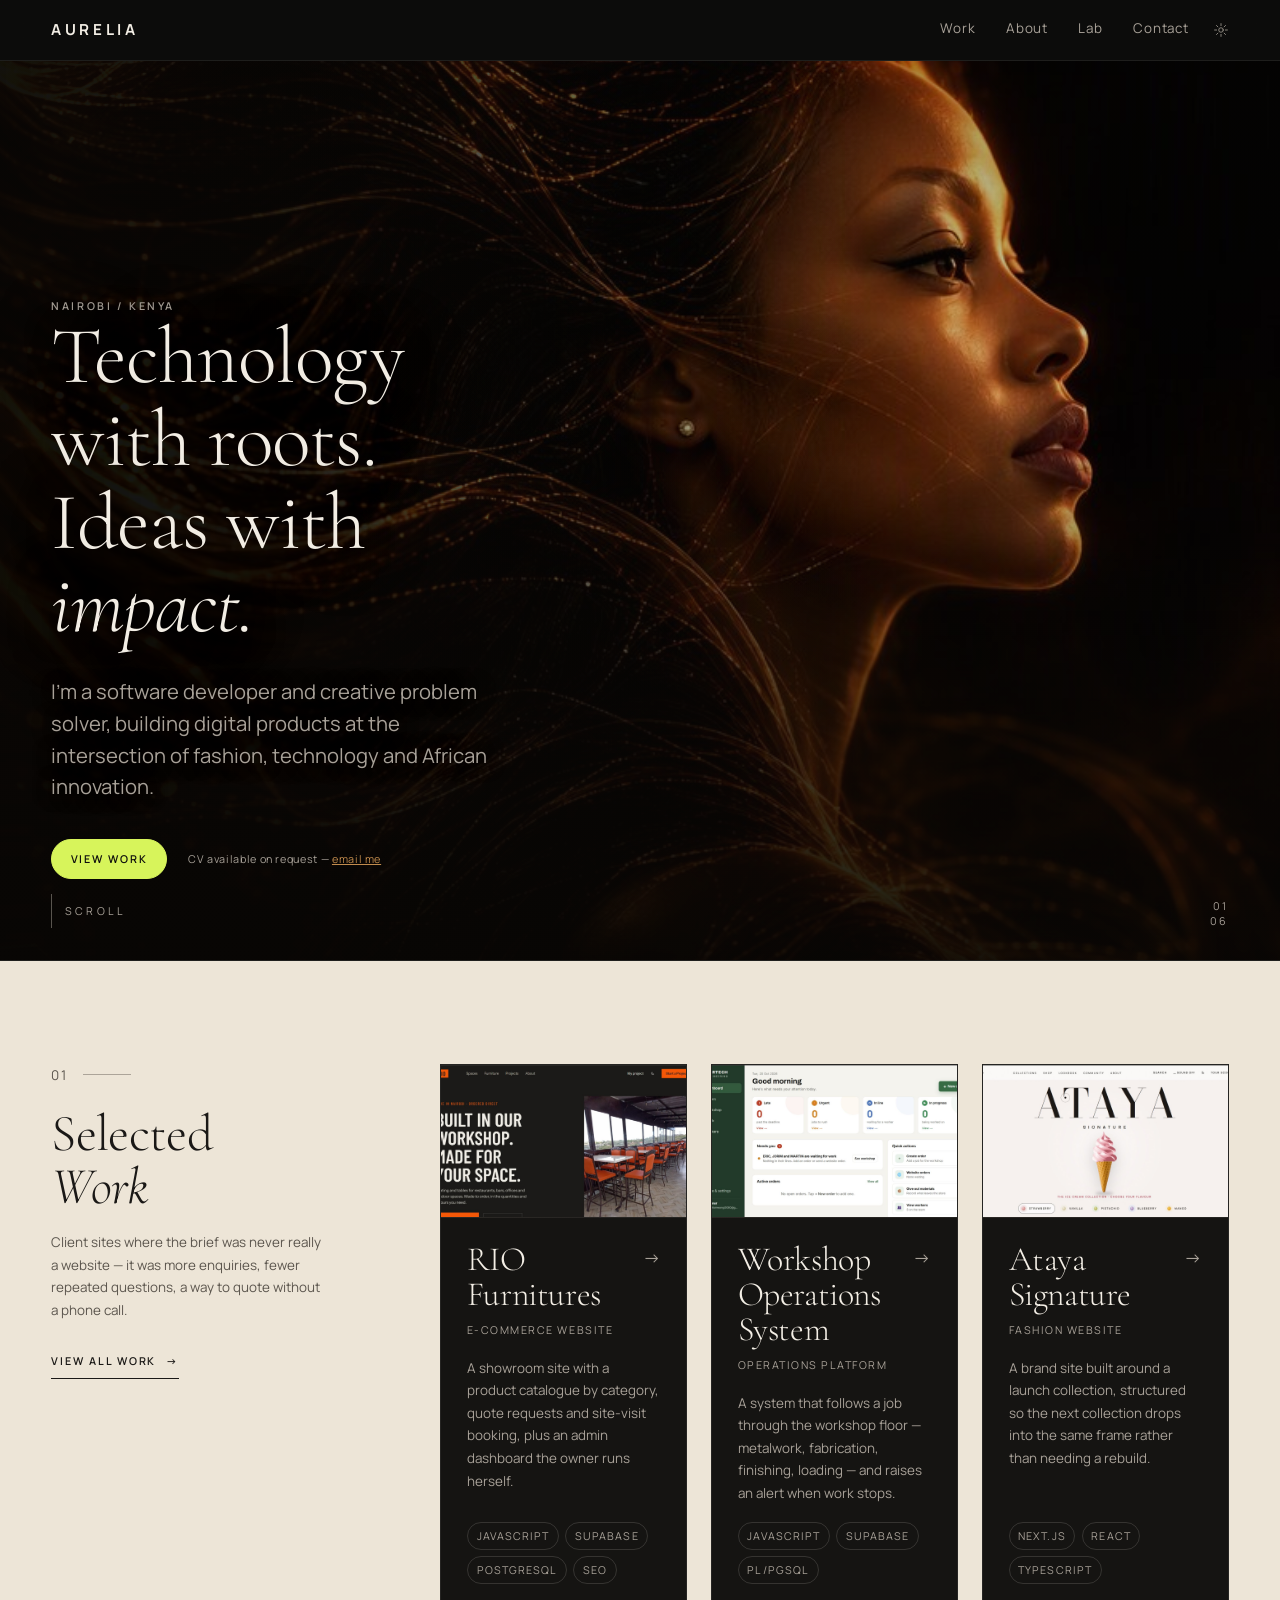
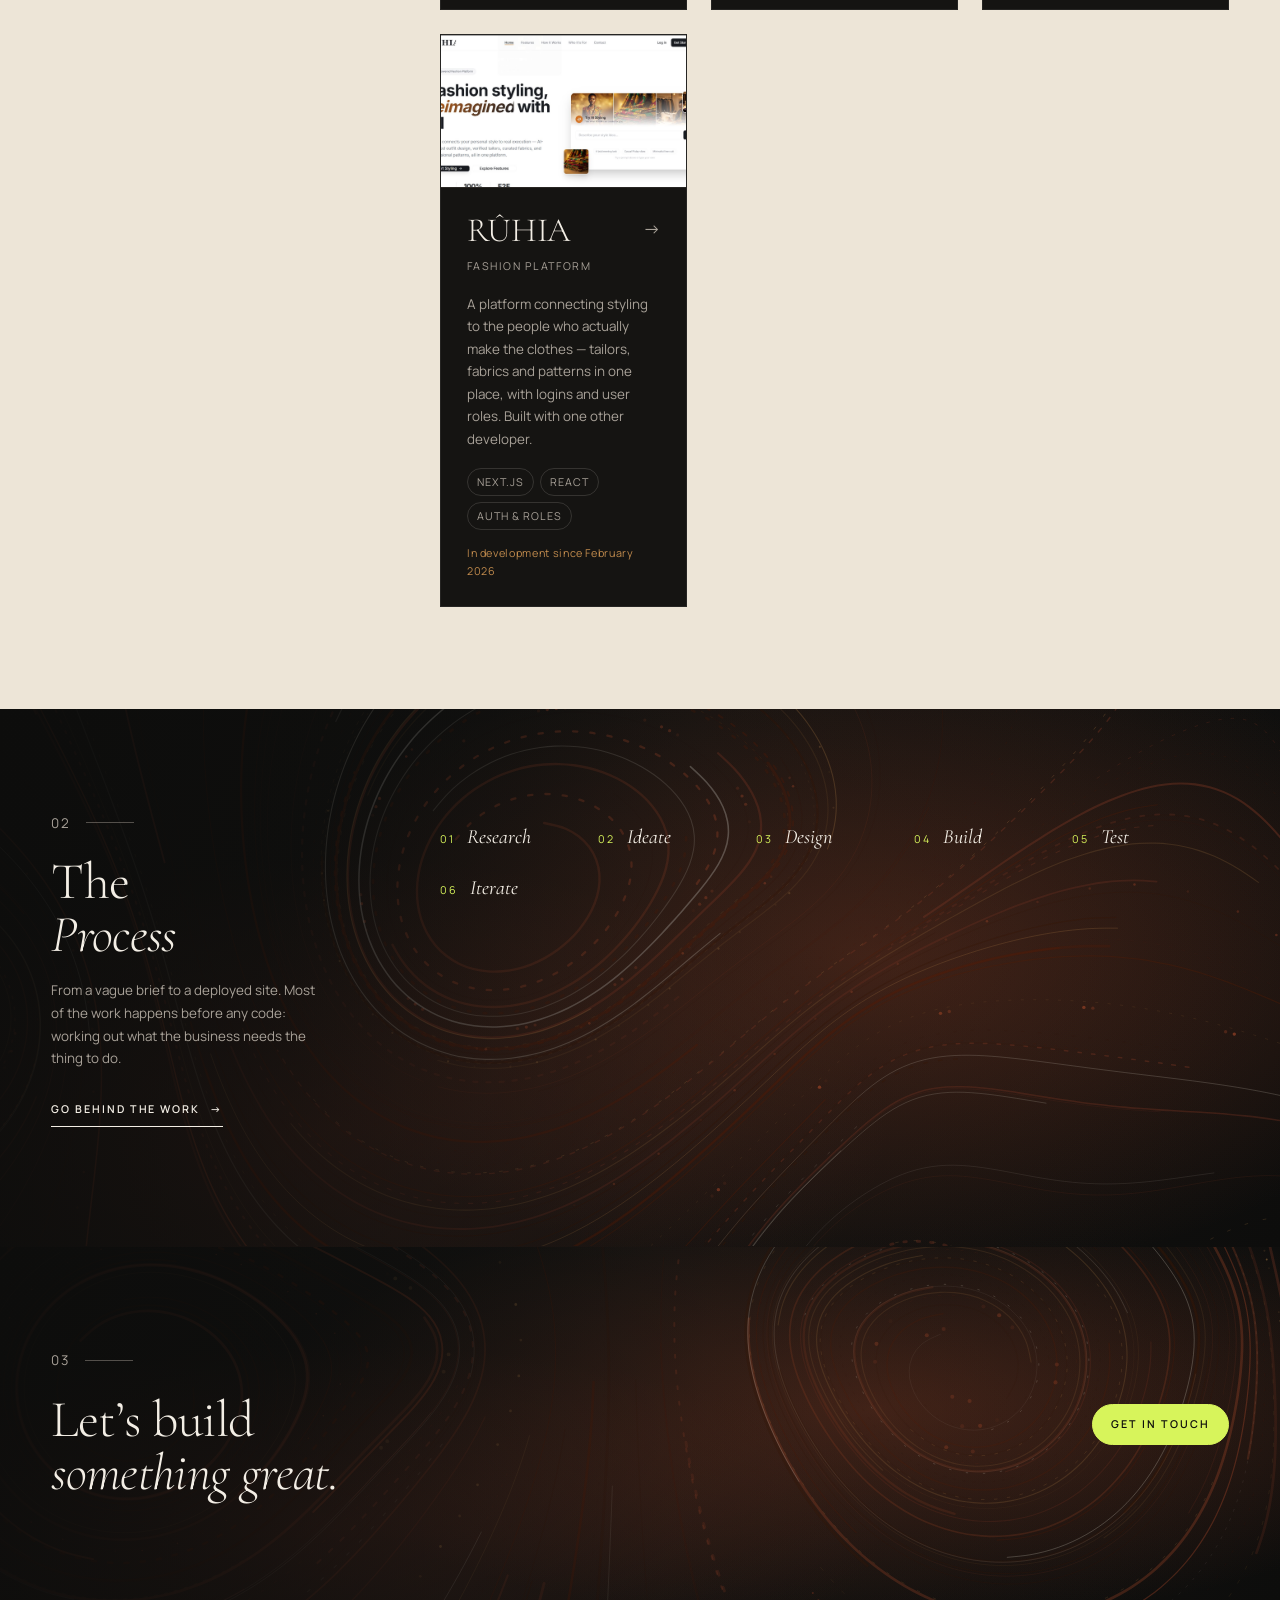
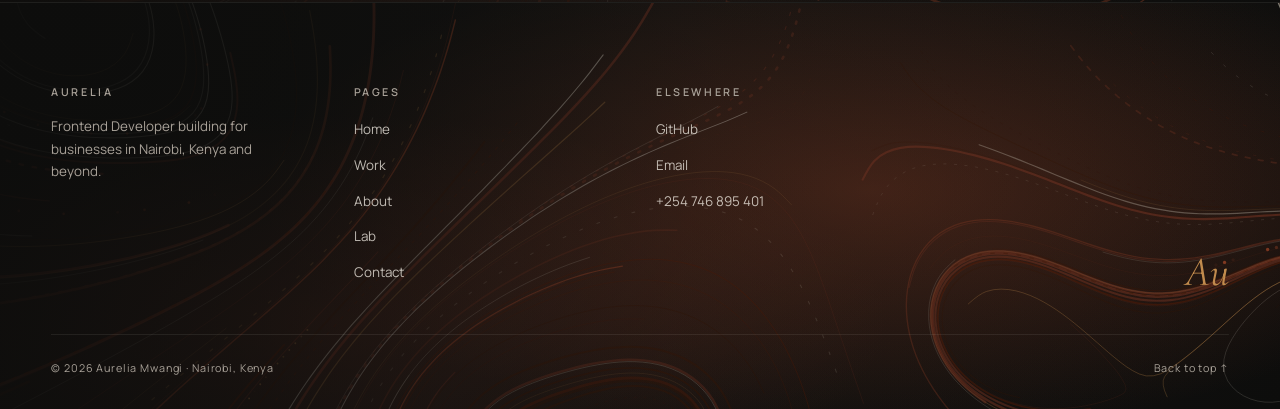
<file: index.html>
<!doctype html>
<html lang="en">
  <head>
    <meta charset="UTF-8" />
    <meta name="viewport" content="width=device-width, initial-scale=1.0" />
    <title>Aurelia Mwangi — Frontend Developer, Nairobi</title>
    <meta name="description" content="Software developer in Nairobi building digital products at the intersection of fashion, technology and African innovation." />
    <link rel="icon" href="./favicon.svg" />
    <meta property="og:type" content="website" />
    <meta property="og:site_name" content="Aurelia Mwangi" />
    <meta property="og:title" content="Aurelia Mwangi — Technology with roots. Ideas with impact." />
    <meta property="og:description" content="Software developer in Nairobi building digital products at the intersection of fashion, technology and African innovation." />
    <meta property="og:url" content="https://sh3wins.github.io/" />
    <meta property="og:image" content="https://sh3wins.github.io/og.png" />
    <meta property="og:image:width" content="1200" />
    <meta property="og:image:height" content="630" />
    <meta property="og:image:alt" content="Aurelia Mwangi — Technology with roots. Ideas with impact." />
    <meta name="twitter:card" content="summary_large_image" />
    <meta name="twitter:title" content="Aurelia Mwangi — Technology with roots. Ideas with impact." />
    <meta name="twitter:description" content="Software developer in Nairobi building digital products at the intersection of fashion, technology and African innovation." />
    <meta name="twitter:image" content="https://sh3wins.github.io/og.png" />
    <meta name="author" content="Aurelia Mwangi" />
    <meta name="theme-color" content="#0D0D0C" />

    <link rel="preconnect" href="https://fonts.googleapis.com" />
    <link rel="preconnect" href="https://fonts.gstatic.com" crossorigin />
    <link href="https://fonts.googleapis.com/css2?family=Cormorant+Garamond:ital,wght@0,300;0,400;1,300;1,400&family=Manrope:wght@400;500;600;700&family=Caveat:wght@500;600&display=swap" rel="stylesheet" />
    <script type="module" crossorigin src="./assets/index-BkYucJMQ.js"></script>
    <link rel="stylesheet" crossorigin href="./assets/index-D9wW5EQ_.css">
  </head>
  <body id="top">
    <div id="root"></div>
  </body>
</html>
</file>
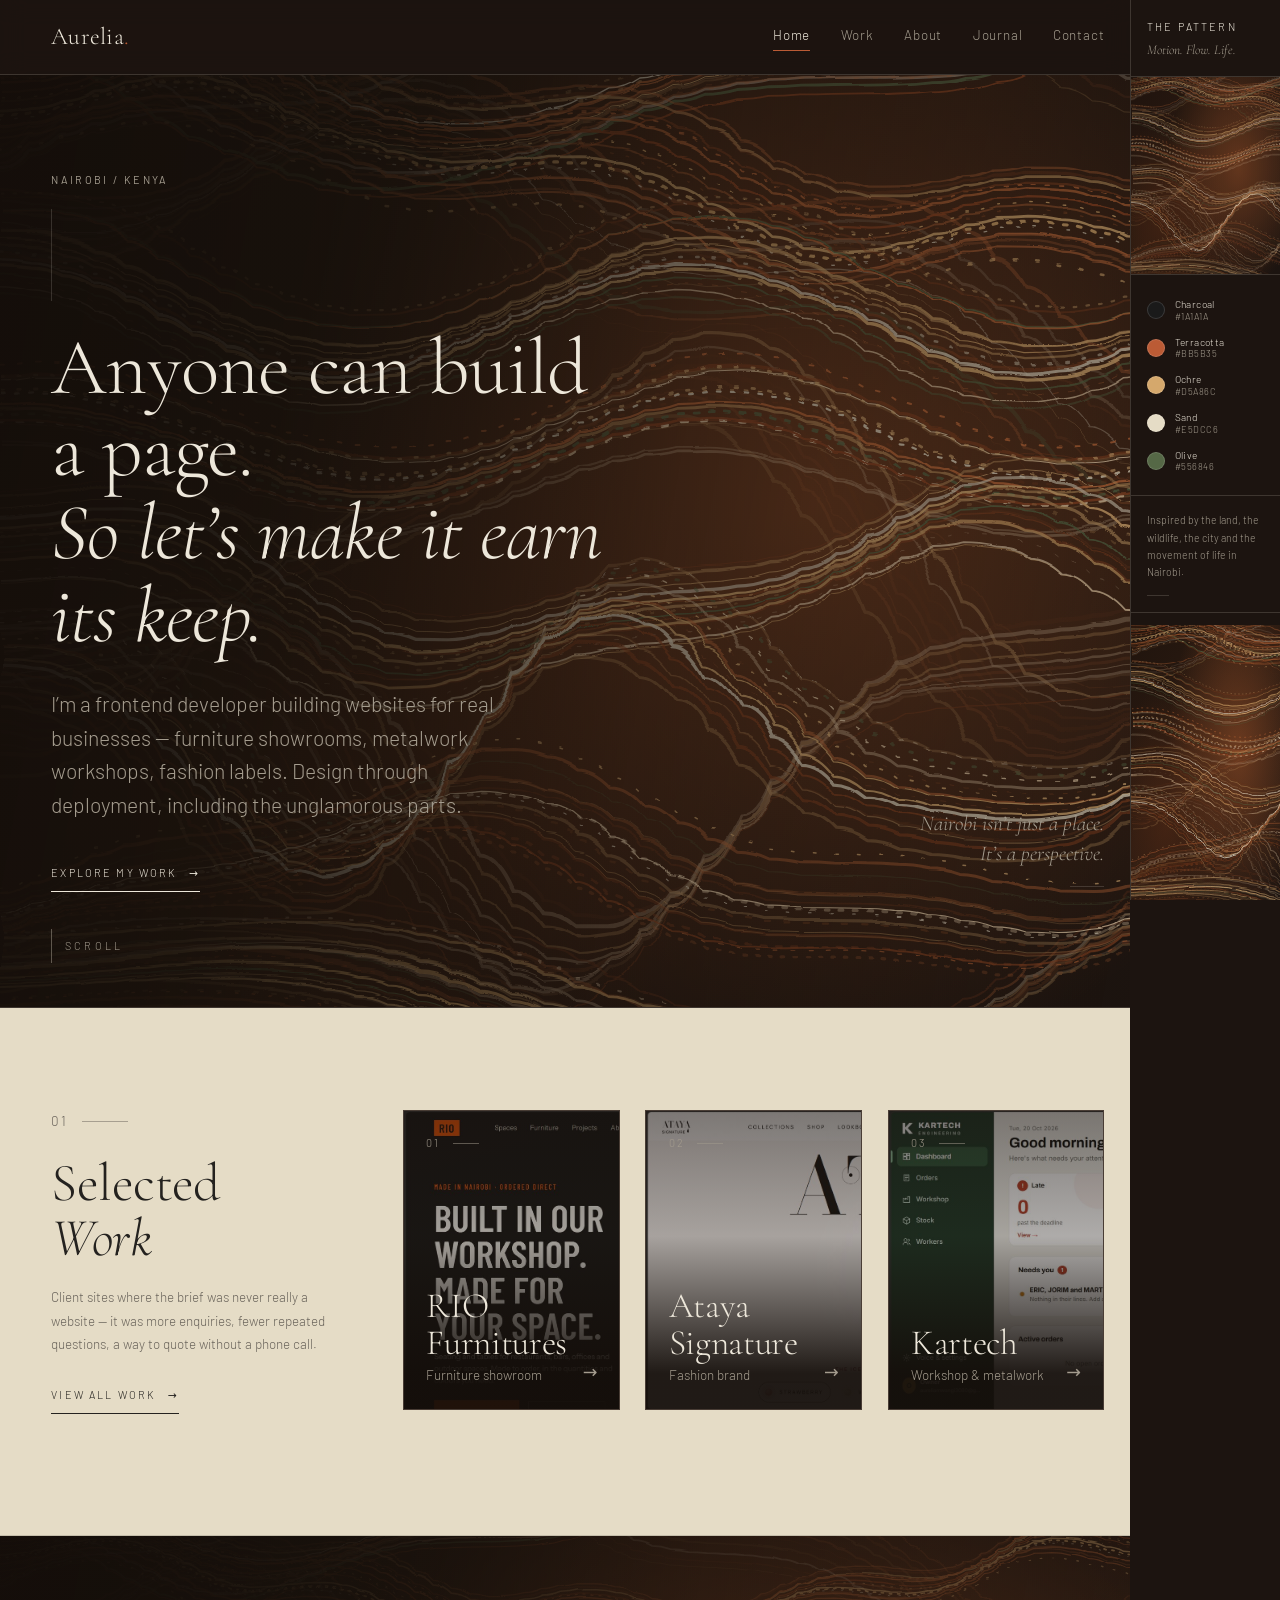
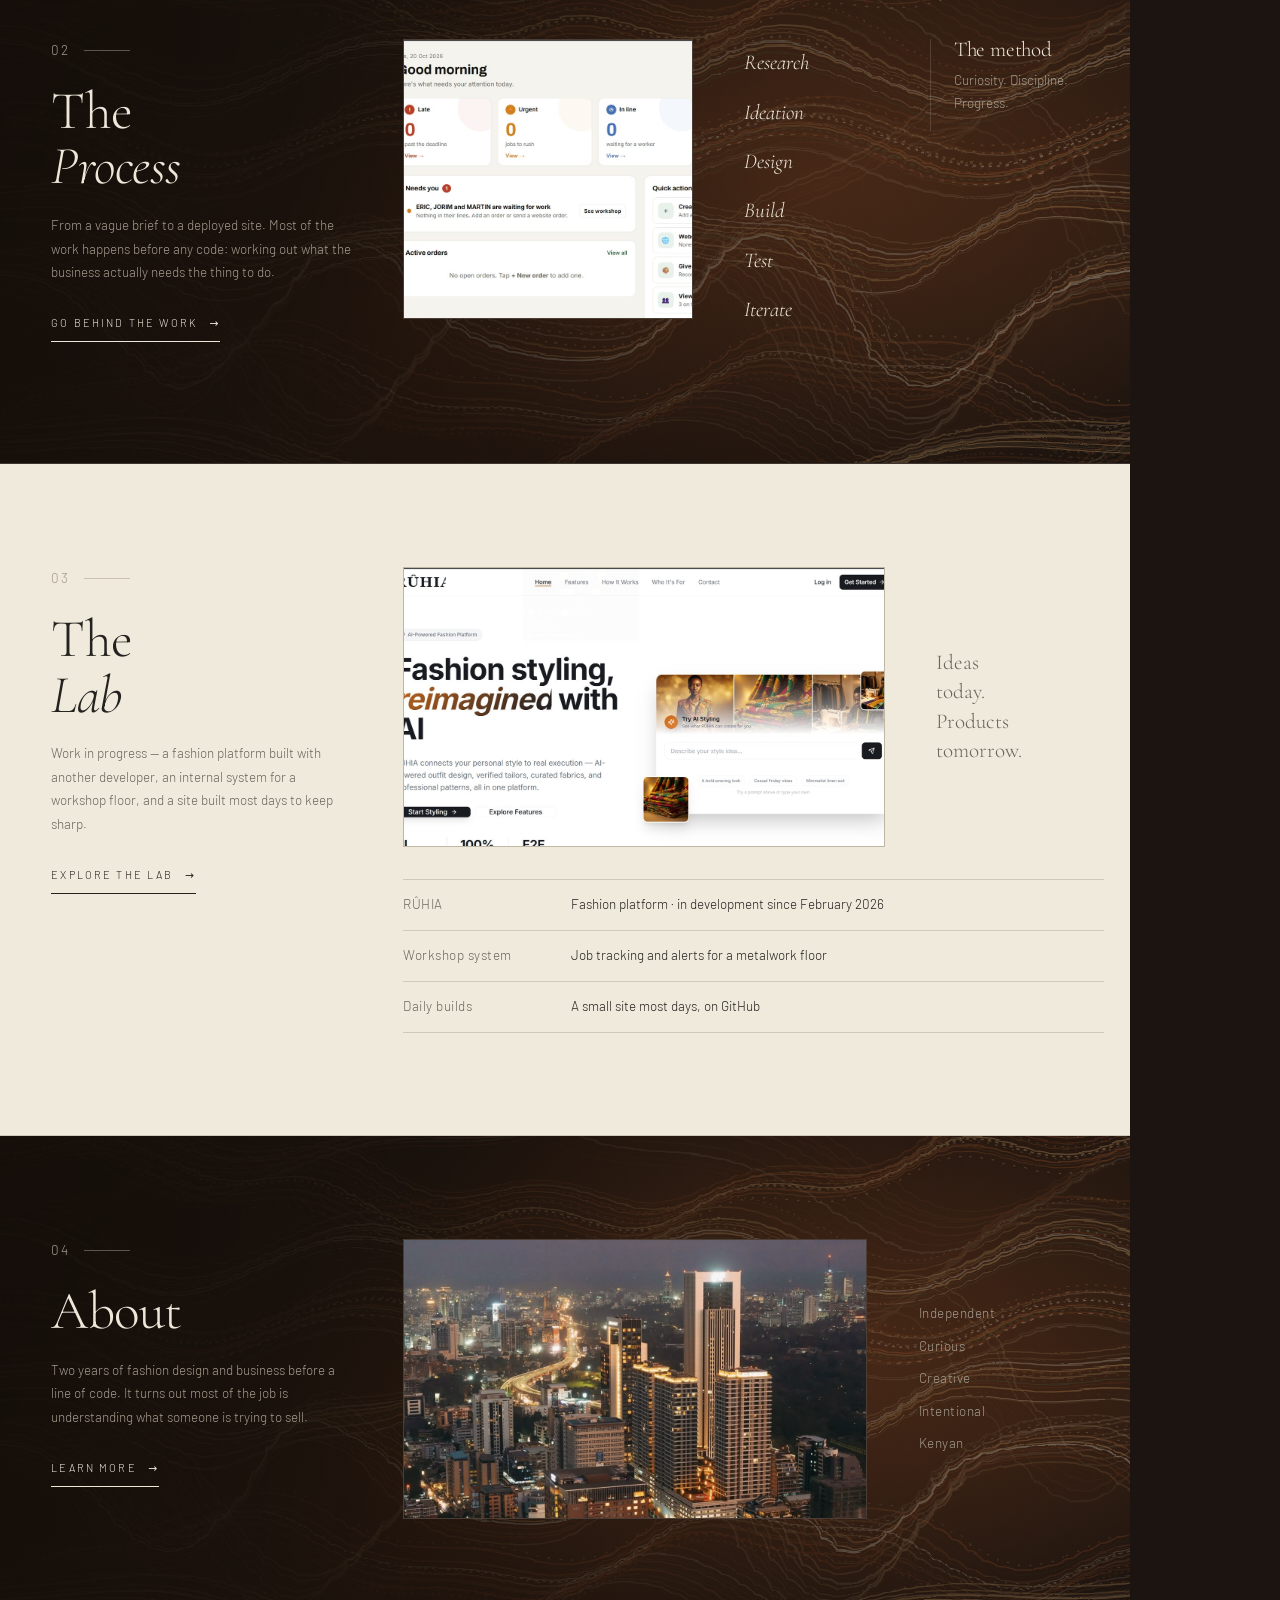
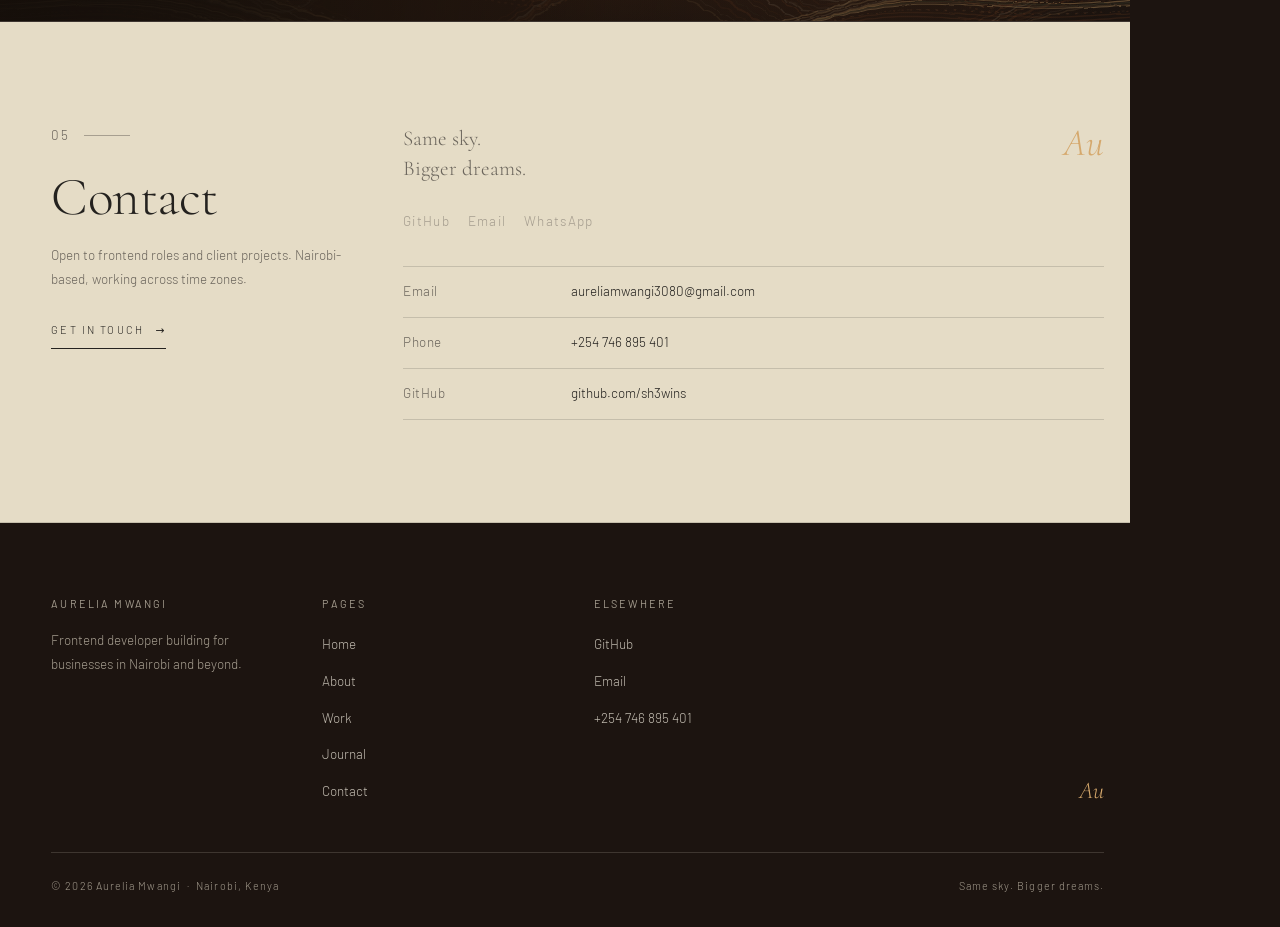
<file: site/index.html>
<!DOCTYPE html>
<html lang="en">
<head>
<title>Aurelia Mwangi — Frontend Developer, Nairobi</title>
<meta name="description" content="Frontend developer in Nairobi building and shipping websites for real businesses.">
<meta charset="utf-8">
<meta name="viewport" content="width=device-width, initial-scale=1">
<link rel="preconnect" href="https://fonts.googleapis.com">
<link rel="preconnect" href="https://fonts.gstatic.com" crossorigin>
<link href="https://fonts.googleapis.com/css2?family=Cormorant+Garamond:ital,wght@0,300;0,400;0,500;1,300;1,400&family=Barlow:wght@300;400;500&display=swap" rel="stylesheet">
<link rel="stylesheet" href="assets/css/style.css">
<script>document.documentElement.classList.add("js");</script>
</head>
<body>

<svg class="wavedefs" aria-hidden="true" focusable="false">
  <filter id="wave" x="-12%" y="-12%" width="124%" height="124%" color-interpolation-filters="sRGB">
    <feTurbulence type="fractalNoise" baseFrequency="0.0016 0.012" numOctaves="2" seed="7" result="noise">
      <animate attributeName="baseFrequency" dur="26s" repeatCount="indefinite"
               values="0.0016 0.012; 0.0032 0.019; 0.0016 0.012"/>
    </feTurbulence>
    <feDisplacementMap in="SourceGraphic" in2="noise" xChannelSelector="R" yChannelSelector="G" scale="22">
      <animate attributeName="scale" dur="18s" repeatCount="indefinite" values="16;30;16"/>
    </feDisplacementMap>
  </filter>
</svg>

<a class="skip" href="#main">Skip to content</a>

<nav class="nav">
  <div class="nav__in">
    <a class="brand" href="index.html">Aurelia<span>.</span></a>
    <button class="nav__toggle" type="button" aria-expanded="false" aria-controls="nav-links">Menu</button>
    <div class="nav__links" id="nav-links"><a href="index.html" aria-current="page">Home</a><a href="projects.html">Work</a><a href="about.html">About</a><a href="journal.html">Journal</a><a href="contact.html">Contact</a></div>
  </div>
</nav>

<main id="main">

  <header class="hero">
    <div class="band__glow" aria-hidden="true"></div><div class="band__pattern-back" aria-hidden="true"></div><div class="band__pattern" aria-hidden="true"></div><div class="band__veil" aria-hidden="true"></div>
    <div class="wrap" style="position:relative;z-index:1;width:100%;">
      <div class="hero__grid">
        <div>
          <p class="label">Nairobi / Kenya</p>
          <div class="hero__rule"></div>
          <h1>Anyone can build a page.<span class="it">So let&rsquo;s make it earn its keep.</span></h1>
          <p class="lede hero__lede">
            I&rsquo;m a frontend developer building websites for real businesses —
            furniture showrooms, metalwork workshops, fashion labels. Design through
            deployment, including the unglamorous parts.
          </p>
          <p class="hero__cta"><a class="arrowlink" href="projects.html">Explore my work <i>&rarr;</i></a></p>
        </div>
        <p class="hero__aside">
          Nairobi isn&rsquo;t just a place.<br>It&rsquo;s a perspective.
        </p>
      </div>
    </div>
    <p class="scrollcue"><i></i> Scroll</p>
  </header>

  <section class="band band--sand">
    <div class="wrap">
      <div class="split">
        <div data-reveal>
          <p class="num">01</p>
          <h2>Selected<br><span class="it">Work</span></h2>
          <p class="small measure" style="margin-top:1.2rem;color:var(--on-light-dim);">
            Client sites where the brief was never really a website — it was more
            enquiries, fewer repeated questions, a way to quote without a phone call.
          </p>
          <p style="margin-top:1.4rem;"><a class="arrowlink" href="projects.html">View all work <i>&rarr;</i></a></p>
        </div>

        <div class="cards" data-reveal>
          <a class="card" href="case-study-rio.html">
            <span class="card__shot"><img src="assets/img/shot-rio.jpg" alt="RIO Furnitures home page" loading="lazy"></span>
            <span class="card__shade" aria-hidden="true"></span>
            <span class="card__top">01</span>
            <span class="card__foot">
              <span><h3>RIO Furnitures</h3><p class="card__kind">Furniture showroom</p></span>
              <span class="card__arrow">&rarr;</span>
            </span>
          </a>
          <a class="card" href="projects.html#ataya">
            <span class="card__shot"><img src="assets/img/shot-ataya.jpg" alt="Ataya Signature home page" loading="lazy"></span>
            <span class="card__shade" aria-hidden="true"></span>
            <span class="card__top">02</span>
            <span class="card__foot">
              <span><h3>Ataya Signature</h3><p class="card__kind">Fashion brand</p></span>
              <span class="card__arrow">&rarr;</span>
            </span>
          </a>
          <a class="card" href="projects.html#kartech">
            <span class="card__shot"><img src="assets/img/shot-workshop.jpg" alt="Kartech workshop system" loading="lazy"></span>
            <span class="card__shade" aria-hidden="true"></span>
            <span class="card__top">03</span>
            <span class="card__foot">
              <span><h3>Kartech</h3><p class="card__kind">Workshop &amp; metalwork</p></span>
              <span class="card__arrow">&rarr;</span>
            </span>
          </a>
        </div>
      </div>
    </div>
  </section>

  <section class="band">
    <div class="band__glow" aria-hidden="true"></div><div class="band__pattern-back band__pattern-back--soft" aria-hidden="true"></div><div class="band__pattern band__pattern--soft" aria-hidden="true"></div><div class="band__veil" aria-hidden="true"></div>
    <div class="wrap">
      <div class="split">
        <div data-reveal>
          <p class="num">02</p>
          <h2>The<br><span class="it">Process</span></h2>
          <p class="small measure" style="margin-top:1.2rem;color:var(--on-dark-dim);">
            From a vague brief to a deployed site. Most of the work happens before
            any code: working out what the business actually needs the thing to do.
          </p>
          <p style="margin-top:1.4rem;"><a class="arrowlink" href="about.html">Go behind the work <i>&rarr;</i></a></p>
        </div>
        <div data-reveal>
          <div class="split" style="grid-template-columns:minmax(0,1.5fr) minmax(0,.7fr) minmax(0,.9fr);align-items:start;">
            <div class="strip" style="padding:0;overflow:hidden;"><img src="assets/img/shot-workshop.jpg" alt="Workshop system dashboard" loading="lazy"></div>
            <ol class="steps">
              <li>Research</li><li>Ideation</li><li>Design</li>
              <li>Build</li><li>Test</li><li>Iterate</li>
            </ol>
            <div style="border-left:1px solid var(--line-dark);padding-left:1.4rem;">
              <h3 style="font-size:var(--s-1);">The method</h3>
              <p class="small" style="color:var(--on-dark-dim);margin-top:.5rem;">Curiosity. Discipline. Progress.</p>
            </div>
          </div>
        </div>
      </div>
    </div>
  </section>

  <section class="band band--sand-2">
    <div class="wrap">
      <div class="split">
        <div data-reveal>
          <p class="num">03</p>
          <h2>The<br><span class="it">Lab</span></h2>
          <p class="small measure" style="margin-top:1.2rem;color:var(--on-light-dim);">
            Work in progress — a fashion platform built with another developer,
            an internal system for a workshop floor, and a site built most days
            to keep sharp.
          </p>
          <p style="margin-top:1.4rem;"><a class="arrowlink" href="journal.html">Explore the lab <i>&rarr;</i></a></p>
        </div>
        <div data-reveal>
          <div class="split" style="grid-template-columns:minmax(0,2fr) minmax(0,.7fr);align-items:center;">
            <div class="strip" style="padding:0;overflow:hidden;"><img src="assets/img/shot-ruhia.jpg" alt="RÛHIA platform" loading="lazy"></div>
            <p class="aside-note" style="margin:0;">Ideas<br>today.<br>Products<br>tomorrow.</p>
          </div>
          <dl class="rows" style="margin-top:2rem;">
            <div><dt>RÛHIA</dt><dd>Fashion platform · in development since February 2026</dd></div>
            <div><dt>Workshop system</dt><dd>Job tracking and alerts for a metalwork floor</dd></div>
            <div><dt>Daily builds</dt><dd>A small site most days, on GitHub</dd></div>
          </dl>
        </div>
      </div>
    </div>
  </section>

  <section class="band">
    <div class="band__glow" aria-hidden="true"></div><div class="band__pattern-back band__pattern-back--soft" aria-hidden="true"></div><div class="band__pattern band__pattern--soft" aria-hidden="true"></div><div class="band__veil" aria-hidden="true"></div>
    <div class="wrap">
      <div class="split">
        <div data-reveal>
          <p class="num">04</p>
          <h2>About</h2>
          <p class="small measure" style="margin-top:1.2rem;color:var(--on-dark-dim);">
            Two years of fashion design and business before a line of code. It turns
            out most of the job is understanding what someone is trying to sell.
          </p>
          <p style="margin-top:1.4rem;"><a class="arrowlink" href="about.html">Learn more <i>&rarr;</i></a></p>
        </div>
        <div data-reveal>
          <div class="split" style="grid-template-columns:minmax(0,2fr) minmax(0,.8fr);align-items:center;">
            <div class="strip" style="padding:0;overflow:hidden;"><img src="assets/img/nairobi.jpg" alt="Nairobi at night" loading="lazy"></div>
            <ul class="plain" style="color:var(--on-dark-dim);">
              <li>Independent</li><li>Curious</li><li>Creative</li><li>Intentional</li><li>Kenyan</li>
            </ul>
          </div>
        </div>
      </div>
    </div>
  </section>

  <section class="band band--sand">
    <div class="wrap">
      <div class="split">
        <div data-reveal>
          <p class="num">05</p>
          <h2>Contact</h2>
          <p class="small measure" style="margin-top:1.2rem;color:var(--on-light-dim);">
            Open to frontend roles and client projects. Nairobi-based, working
            across time zones.
          </p>
          <p style="margin-top:1.4rem;"><a class="arrowlink" href="contact.html">Get in touch <i>&rarr;</i></a></p>
        </div>
        <div data-reveal>
          <div style="display:flex;justify-content:space-between;align-items:flex-start;gap:2rem;flex-wrap:wrap;">
            <div>
              <p class="aside-note" style="margin:0 0 .4rem;">Same sky.<br>Bigger dreams.</p>
              <ul class="socials">
                <li><a href="https://github.com/sh3wins" target="_blank" rel="noopener">GitHub</a></li>
                <li><a href="mailto:aureliamwangi3080@gmail.com">Email</a></li>
                <li><a href="tel:+254746895401">WhatsApp</a></li>
              </ul>
            </div>
            <p class="sign">Au</p>
          </div>
          <dl class="rows" style="margin-top:2rem;">
            <div><dt>Email</dt><dd>aureliamwangi3080@gmail.com</dd></div>
            <div><dt>Phone</dt><dd>+254 746 895 401</dd></div>
            <div><dt>GitHub</dt><dd>github.com/sh3wins</dd></div>
          </dl>
        </div>
      </div>
    </div>
  </section>

</main>

<aside class="rail" aria-label="Design system">
  <div class="rail__head">
    <p class="rail__title">The pattern</p>
    <p class="rail__sub">Motion. Flow. Life.</p>
  </div>
  <div class="rail__swatch" aria-hidden="true">
    <div class="band__glow"></div>
    <div class="band__pattern-back"></div>
    <div class="band__pattern"></div>
  </div>
  <div class="rail__palette">
    <ul>
      <li><span class="rail__dot" style="background:#1A1A1A"></span><span class="rail__name">Charcoal<span class="rail__hex">#1A1A1A</span></span></li>
      <li><span class="rail__dot" style="background:#BB5B35"></span><span class="rail__name">Terracotta<span class="rail__hex">#BB5B35</span></span></li>
      <li><span class="rail__dot" style="background:#D5A86C"></span><span class="rail__name">Ochre<span class="rail__hex">#D5A86C</span></span></li>
      <li><span class="rail__dot" style="background:#E5DCC6"></span><span class="rail__name">Sand<span class="rail__hex">#E5DCC6</span></span></li>
      <li><span class="rail__dot" style="background:#556846"></span><span class="rail__name">Olive<span class="rail__hex">#556846</span></span></li>
    </ul>
  </div>
  <p class="rail__note">Inspired by the land, the wildlife, the city and the movement of life in Nairobi.</p>
  <div class="rail__tail" aria-hidden="true">
    <div class="band__glow"></div>
    <div class="band__pattern-back"></div>
    <div class="band__pattern"></div>
  </div>
</aside>

<footer class="foot">
  <div class="wrap">
    <div class="foot__grid">
      <div>
        <h4>Aurelia Mwangi</h4>
        <p class="small" style="color:var(--on-dark-dim);max-width:26ch;">
          Frontend developer building for businesses in Nairobi and beyond.
        </p>
      </div>
      <div>
        <h4>Pages</h4>
        <ul>
          <li><a href="index.html">Home</a></li>
          <li><a href="about.html">About</a></li>
          <li><a href="projects.html">Work</a></li>
          <li><a href="journal.html">Journal</a></li>
          <li><a href="contact.html">Contact</a></li>
        </ul>
      </div>
      <div>
        <h4>Elsewhere</h4>
        <ul>
          <li><a href="https://github.com/sh3wins" target="_blank" rel="noopener">GitHub</a></li>
          <li><a href="mailto:aureliamwangi3080@gmail.com">Email</a></li>
          <li><a href="tel:+254746895401">+254 746 895 401</a></li>
        </ul>
      </div>
      <div style="display:flex;align-items:flex-end;justify-content:flex-end;">
        <p class="foot__sign" style="margin:0;">Au</p>
      </div>
    </div>
    <div class="foot__base">
      <p style="margin:0;">&copy; <span data-year>2026</span> Aurelia Mwangi &nbsp;·&nbsp; Nairobi, Kenya</p>
      <p style="margin:0;">Same sky. Bigger dreams.</p>
    </div>
  </div>
</footer>

<script src="assets/js/main.js"></script>
</body>
</html>
</file>
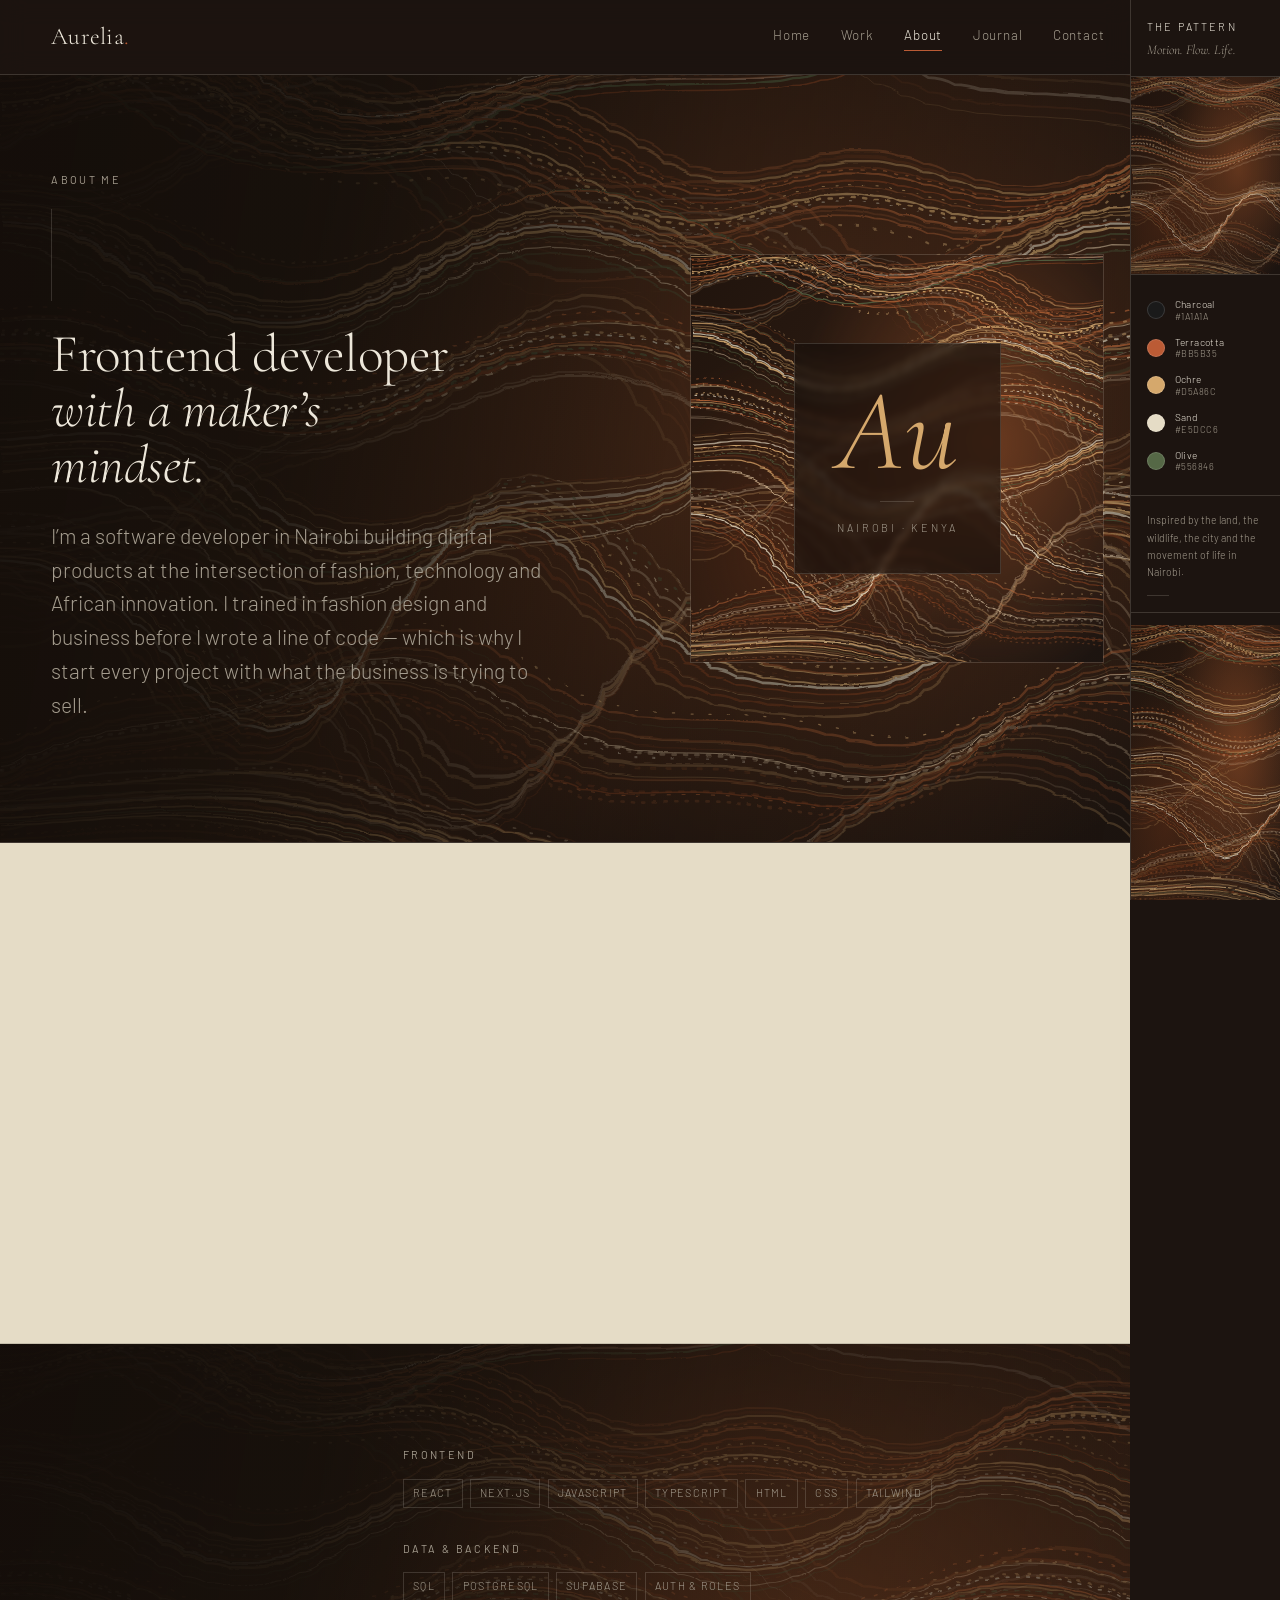
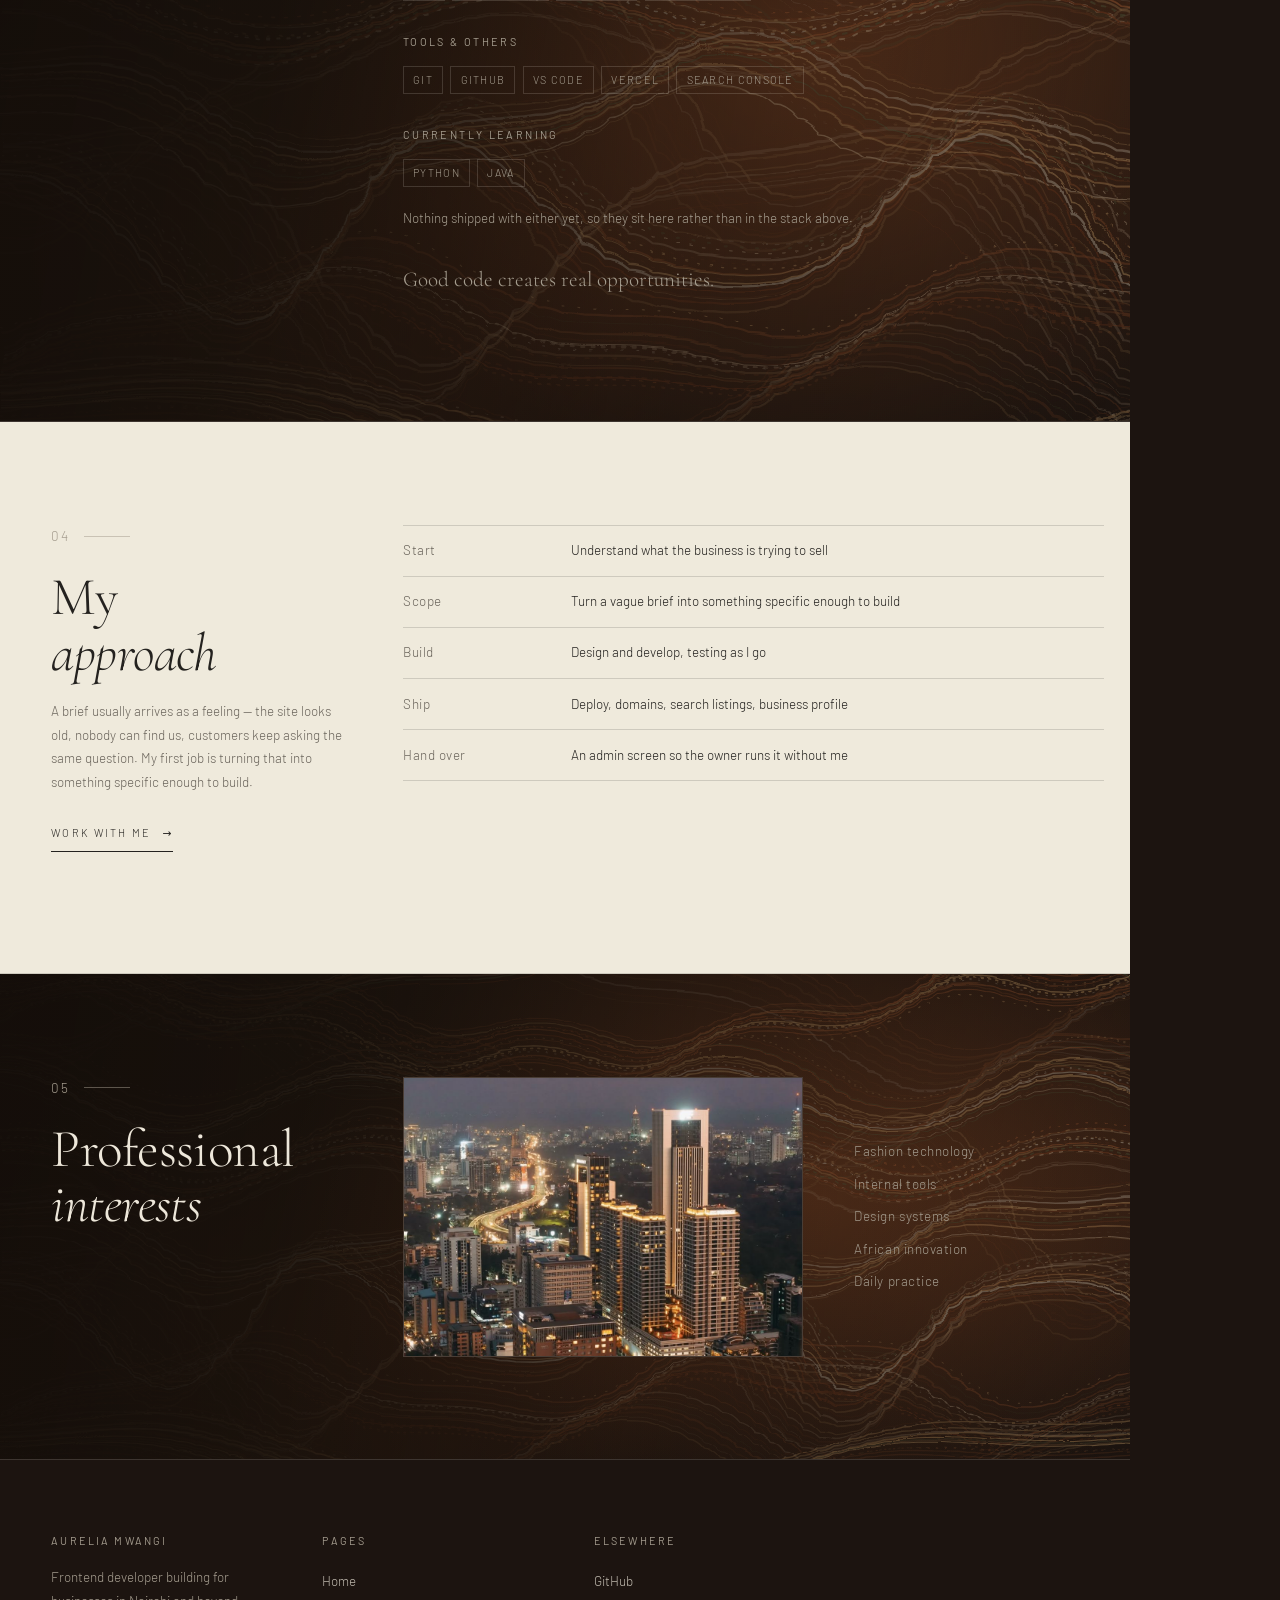
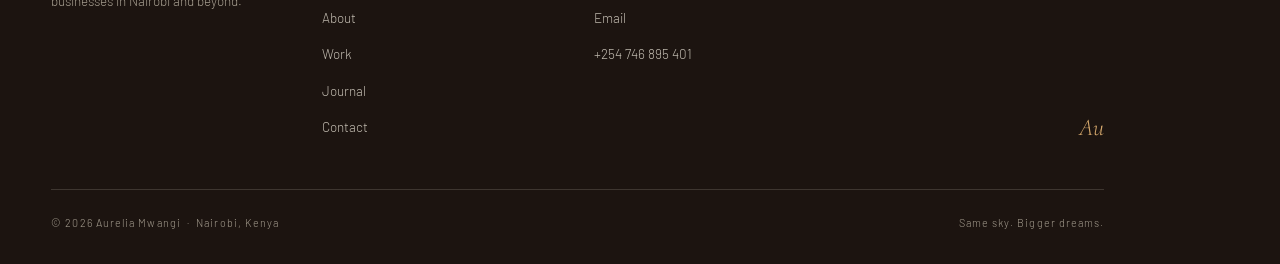
<file: site/about.html>
<!DOCTYPE html>
<html lang="en">
<head>
<title>About — Aurelia Mwangi</title>
<meta name="description" content="Software developer in Nairobi building at the intersection of fashion, technology and African innovation.">
<meta charset="utf-8">
<meta name="viewport" content="width=device-width, initial-scale=1">
<link rel="preconnect" href="https://fonts.googleapis.com">
<link rel="preconnect" href="https://fonts.gstatic.com" crossorigin>
<link href="https://fonts.googleapis.com/css2?family=Cormorant+Garamond:ital,wght@0,300;0,400;0,500;1,300;1,400&family=Barlow:wght@300;400;500&display=swap" rel="stylesheet">
<link rel="stylesheet" href="assets/css/style.css">
<script>document.documentElement.classList.add("js");</script>
</head>
<body>

<svg class="wavedefs" aria-hidden="true" focusable="false">
  <filter id="wave" x="-12%" y="-12%" width="124%" height="124%" color-interpolation-filters="sRGB">
    <feTurbulence type="fractalNoise" baseFrequency="0.0016 0.012" numOctaves="2" seed="7" result="noise">
      <animate attributeName="baseFrequency" dur="26s" repeatCount="indefinite"
               values="0.0016 0.012; 0.0032 0.019; 0.0016 0.012"/>
    </feTurbulence>
    <feDisplacementMap in="SourceGraphic" in2="noise" xChannelSelector="R" yChannelSelector="G" scale="22">
      <animate attributeName="scale" dur="18s" repeatCount="indefinite" values="16;30;16"/>
    </feDisplacementMap>
  </filter>
</svg>

<a class="skip" href="#main">Skip to content</a>

<nav class="nav">
  <div class="nav__in">
    <a class="brand" href="index.html">Aurelia<span>.</span></a>
    <button class="nav__toggle" type="button" aria-expanded="false" aria-controls="nav-links">Menu</button>
    <div class="nav__links" id="nav-links"><a href="index.html">Home</a><a href="projects.html">Work</a><a href="about.html" aria-current="page">About</a><a href="journal.html">Journal</a><a href="contact.html">Contact</a></div>
  </div>
</nav>

<main id="main">

  <header class="hero" style="min-height:auto;padding-block:clamp(3.5rem,8vw,6rem);">
    <div class="band__glow" aria-hidden="true"></div><div class="band__pattern-back" aria-hidden="true"></div><div class="band__pattern" aria-hidden="true"></div><div class="band__veil" aria-hidden="true"></div>
    <div class="wrap" style="position:relative;z-index:1;width:100%;">
      <div class="hero__grid" style="grid-template-columns:minmax(0,1fr) minmax(0,.72fr);">
        <div>
          <p class="label">About me</p>
          <div class="hero__rule"></div>
          <h1 style="font-size:var(--s-3);max-width:16ch;">Frontend developer<span class="it"> with a maker&rsquo;s mindset.</span></h1>
          <p class="lede" style="margin-top:1.6rem;color:var(--on-dark-dim);">
            I&rsquo;m a software developer in Nairobi building digital products at the
            intersection of fashion, technology and African innovation. I trained in
            fashion design and business before I wrote a line of code — which is why
            I start every project with what the business is trying to sell.
          </p>
        </div>
        <div class="markblock" aria-hidden="true">
          <div class="band__glow"></div>
          <div class="band__pattern-back"></div>
          <div class="band__pattern"></div>
          <div class="markblock__inner">
            <p class="markblock__mark">Au</p>
            <p class="markblock__line">Nairobi · Kenya</p>
          </div>
        </div>
      </div>
    </div>
  </header>

  <section class="band band--sand">
    <div class="wrap">
      <div class="split split--even">
        <div data-reveal>
          <p class="num">01</p>
          <h2 style="font-size:var(--s-2);margin-bottom:1.6rem;">Education</h2>
          <ul class="timeline-list" style="list-style:none;margin:0;padding:0;">
            <li style="padding-bottom:1.4rem;">
              <h3 style="font-size:var(--s-1);">Software Development Diploma</h3>
              <p class="small" style="color:var(--on-light-dim);margin:.2rem 0 0;">Institute of Software Technology · June 2026 – June 2027</p>
            </li>
            <li>
              <h3 style="font-size:var(--s-1);">Fashion Design &amp; Business Diploma</h3>
              <p class="small" style="color:var(--on-light-dim);margin:.2rem 0 0;">Delight Fashion School · 2023 – 2025</p>
            </li>
          </ul>
        </div>

        <div data-reveal>
          <p class="num">02</p>
          <h2 style="font-size:var(--s-2);margin-bottom:1.6rem;">What I bring</h2>
          <ul style="list-style:none;margin:0;padding:0;">
            <li style="padding-bottom:1.3rem;">
              <h3 style="font-size:var(--s-1);">Problem solving</h3>
              <p class="small" style="color:var(--on-light-dim);margin:.2rem 0 0;">I break down complex briefs into simple, practical solutions.</p>
            </li>
            <li style="padding-bottom:1.3rem;">
              <h3 style="font-size:var(--s-1);">Attention to detail</h3>
              <p class="small" style="color:var(--on-light-dim);margin:.2rem 0 0;">I care about clean code, good design and the user&rsquo;s experience.</p>
            </li>
            <li>
              <h3 style="font-size:var(--s-1);">Continuous learning</h3>
              <p class="small" style="color:var(--on-light-dim);margin:.2rem 0 0;">I&rsquo;m always exploring new tools, frameworks and better ways to build.</p>
            </li>
          </ul>
        </div>
      </div>
    </div>
  </section>

  <section class="band">
    <div class="band__glow" aria-hidden="true"></div><div class="band__pattern-back band__pattern-back--soft" aria-hidden="true"></div><div class="band__pattern band__pattern--soft" aria-hidden="true"></div><div class="band__veil" aria-hidden="true"></div>
    <div class="wrap">
      <div class="split">
        <div data-reveal>
          <p class="num">03</p>
          <h2>My tech<br><span class="it">stack</span></h2>
          <p class="small measure" style="margin-top:1.2rem;color:var(--on-dark-dim);">
            Listed honestly — what I&rsquo;ve shipped with sits first, what I&rsquo;m still
            learning is marked as such.
          </p>
        </div>

        <div data-reveal>
          <div style="margin-bottom:2rem;">
            <p class="label" style="margin-bottom:.9rem;">Frontend</p>
            <ul class="tags"><li>React</li><li>Next.js</li><li>JavaScript</li><li>TypeScript</li><li>HTML</li><li>CSS</li><li>Tailwind</li></ul>
          </div>
          <div style="margin-bottom:2rem;">
            <p class="label" style="margin-bottom:.9rem;">Data &amp; backend</p>
            <ul class="tags"><li>SQL</li><li>PostgreSQL</li><li>Supabase</li><li>Auth &amp; roles</li></ul>
          </div>
          <div style="margin-bottom:2rem;">
            <p class="label" style="margin-bottom:.9rem;">Tools &amp; others</p>
            <ul class="tags"><li>Git</li><li>GitHub</li><li>VS Code</li><li>Vercel</li><li>Search Console</li></ul>
          </div>
          <div>
            <p class="label" style="margin-bottom:.9rem;">Currently learning</p>
            <ul class="tags"><li>Python</li><li>Java</li></ul>
            <p class="small" style="color:var(--on-dark-dim);margin-top:.6rem;">Nothing shipped with either yet, so they sit here rather than in the stack above.</p>
          </div>
          <p class="aside-note" style="margin-top:2.2rem;">Good code creates real opportunities.</p>
        </div>
      </div>
    </div>
  </section>

  <section class="band band--sand-2">
    <div class="wrap">
      <div class="split">
        <div data-reveal>
          <p class="num">04</p>
          <h2>My<br><span class="it">approach</span></h2>
          <p class="small measure" style="margin-top:1.2rem;color:var(--on-light-dim);">
            A brief usually arrives as a feeling — the site looks old, nobody can find
            us, customers keep asking the same question. My first job is turning that
            into something specific enough to build.
          </p>
          <p style="margin-top:1.4rem;"><a class="arrowlink" href="contact.html">Work with me <i>&rarr;</i></a></p>
        </div>
        <div data-reveal>
          <dl class="rows">
            <div><dt>Start</dt><dd>Understand what the business is trying to sell</dd></div>
            <div><dt>Scope</dt><dd>Turn a vague brief into something specific enough to build</dd></div>
            <div><dt>Build</dt><dd>Design and develop, testing as I go</dd></div>
            <div><dt>Ship</dt><dd>Deploy, domains, search listings, business profile</dd></div>
            <div><dt>Hand over</dt><dd>An admin screen so the owner runs it without me</dd></div>
          </dl>
        </div>
      </div>
    </div>
  </section>

  <section class="band">
    <div class="band__glow" aria-hidden="true"></div><div class="band__pattern-back band__pattern-back--soft" aria-hidden="true"></div><div class="band__pattern band__pattern--soft" aria-hidden="true"></div><div class="band__veil" aria-hidden="true"></div>
    <div class="wrap">
      <div class="split">
        <div data-reveal>
          <p class="num">05</p>
          <h2>Professional<br><span class="it">interests</span></h2>
        </div>
        <div data-reveal>
          <div class="split" style="grid-template-columns:minmax(0,1.6fr) minmax(0,1fr);align-items:center;">
            <div class="strip" style="padding:0;overflow:hidden;"><img src="assets/img/nairobi.jpg" alt="Nairobi at night" loading="lazy"></div>
            <ul class="plain" style="color:var(--on-dark-dim);">
              <li>Fashion technology</li>
              <li>Internal tools</li>
              <li>Design systems</li>
              <li>African innovation</li>
              <li>Daily practice</li>
            </ul>
          </div>
        </div>
      </div>
    </div>
  </section>

</main>

<aside class="rail" aria-label="Design system">
  <div class="rail__head">
    <p class="rail__title">The pattern</p>
    <p class="rail__sub">Motion. Flow. Life.</p>
  </div>
  <div class="rail__swatch" aria-hidden="true">
    <div class="band__glow"></div>
    <div class="band__pattern-back"></div>
    <div class="band__pattern"></div>
  </div>
  <div class="rail__palette">
    <ul>
      <li><span class="rail__dot" style="background:#1A1A1A"></span><span class="rail__name">Charcoal<span class="rail__hex">#1A1A1A</span></span></li>
      <li><span class="rail__dot" style="background:#BB5B35"></span><span class="rail__name">Terracotta<span class="rail__hex">#BB5B35</span></span></li>
      <li><span class="rail__dot" style="background:#D5A86C"></span><span class="rail__name">Ochre<span class="rail__hex">#D5A86C</span></span></li>
      <li><span class="rail__dot" style="background:#E5DCC6"></span><span class="rail__name">Sand<span class="rail__hex">#E5DCC6</span></span></li>
      <li><span class="rail__dot" style="background:#556846"></span><span class="rail__name">Olive<span class="rail__hex">#556846</span></span></li>
    </ul>
  </div>
  <p class="rail__note">Inspired by the land, the wildlife, the city and the movement of life in Nairobi.</p>
  <div class="rail__tail" aria-hidden="true">
    <div class="band__glow"></div>
    <div class="band__pattern-back"></div>
    <div class="band__pattern"></div>
  </div>
</aside>

<footer class="foot">
  <div class="wrap">
    <div class="foot__grid">
      <div>
        <h4>Aurelia Mwangi</h4>
        <p class="small" style="color:var(--on-dark-dim);max-width:26ch;">
          Frontend developer building for businesses in Nairobi and beyond.
        </p>
      </div>
      <div>
        <h4>Pages</h4>
        <ul>
          <li><a href="index.html">Home</a></li>
          <li><a href="about.html">About</a></li>
          <li><a href="projects.html">Work</a></li>
          <li><a href="journal.html">Journal</a></li>
          <li><a href="contact.html">Contact</a></li>
        </ul>
      </div>
      <div>
        <h4>Elsewhere</h4>
        <ul>
          <li><a href="https://github.com/sh3wins" target="_blank" rel="noopener">GitHub</a></li>
          <li><a href="mailto:aureliamwangi3080@gmail.com">Email</a></li>
          <li><a href="tel:+254746895401">+254 746 895 401</a></li>
        </ul>
      </div>
      <div style="display:flex;align-items:flex-end;justify-content:flex-end;">
        <p class="foot__sign" style="margin:0;">Au</p>
      </div>
    </div>
    <div class="foot__base">
      <p style="margin:0;">&copy; <span data-year>2026</span> Aurelia Mwangi &nbsp;·&nbsp; Nairobi, Kenya</p>
      <p style="margin:0;">Same sky. Bigger dreams.</p>
    </div>
  </div>
</footer>

<script src="assets/js/main.js"></script>
</body>
</html>
</file>
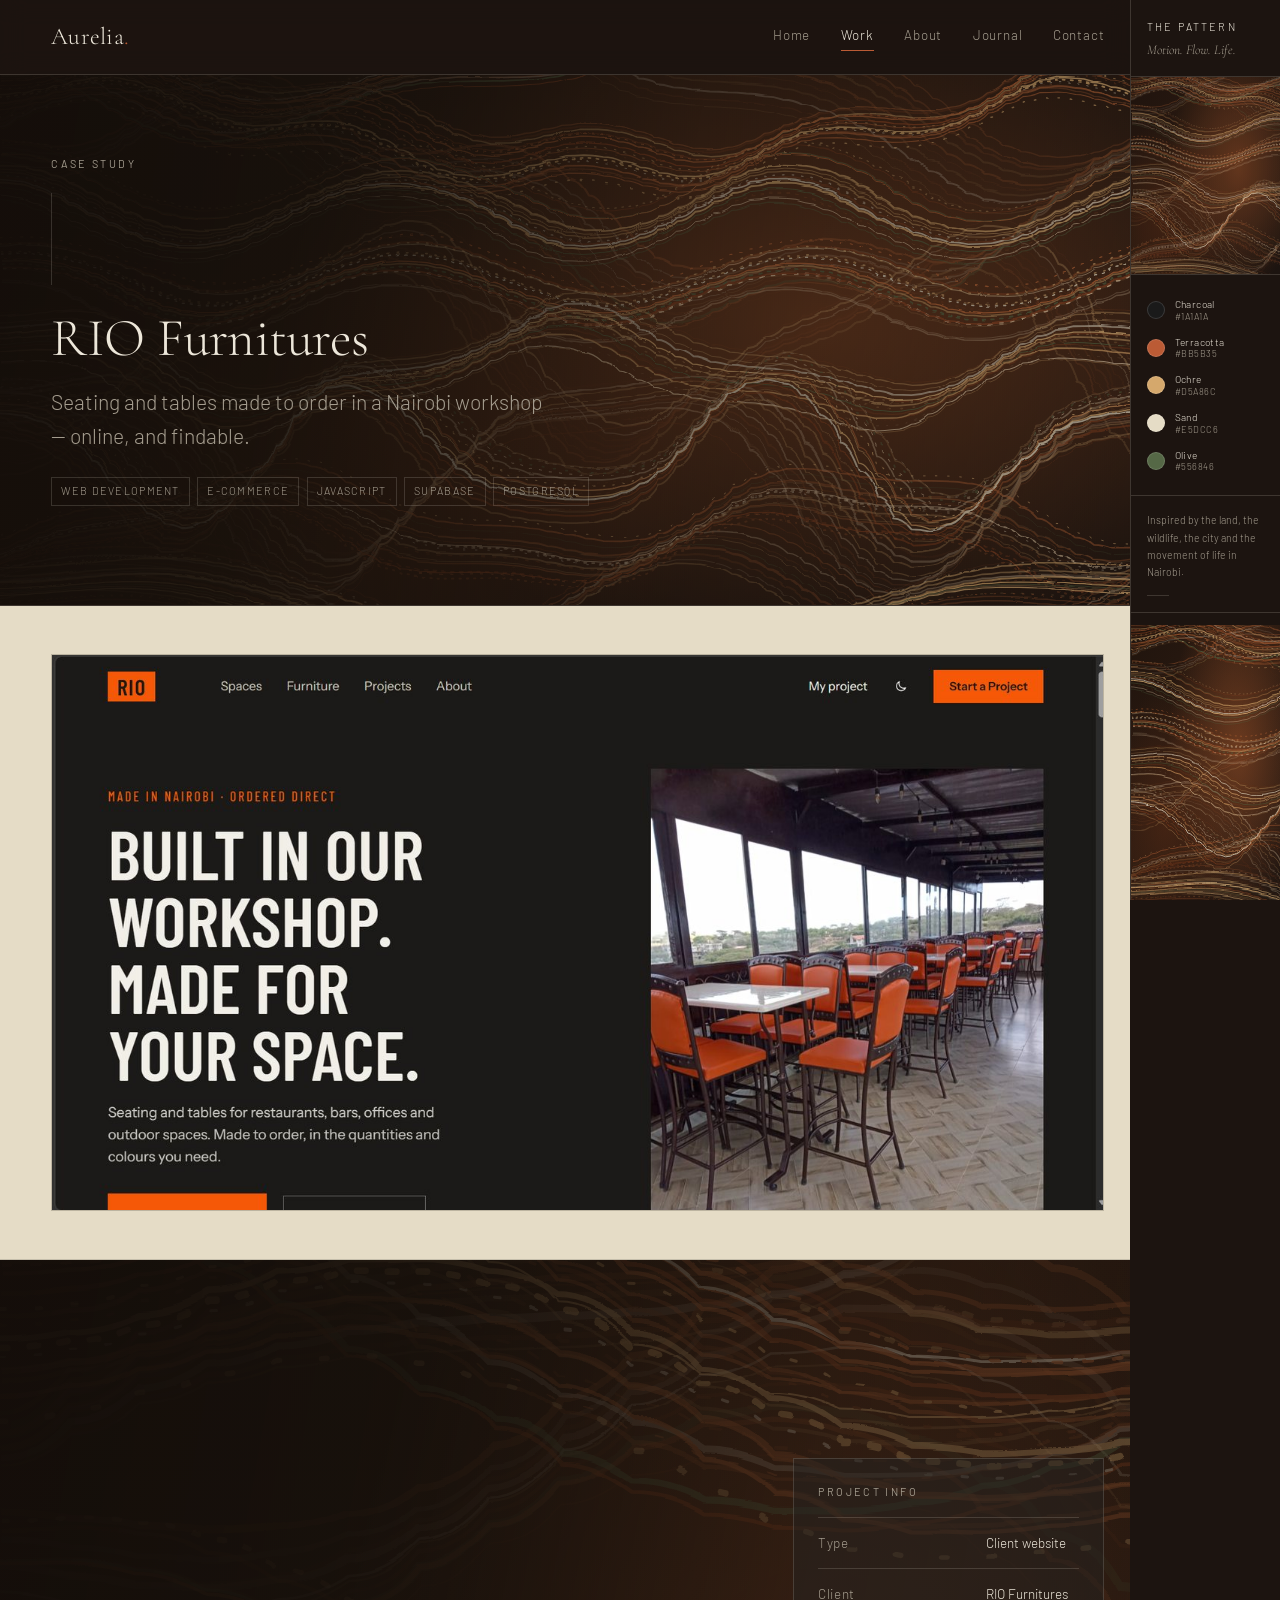
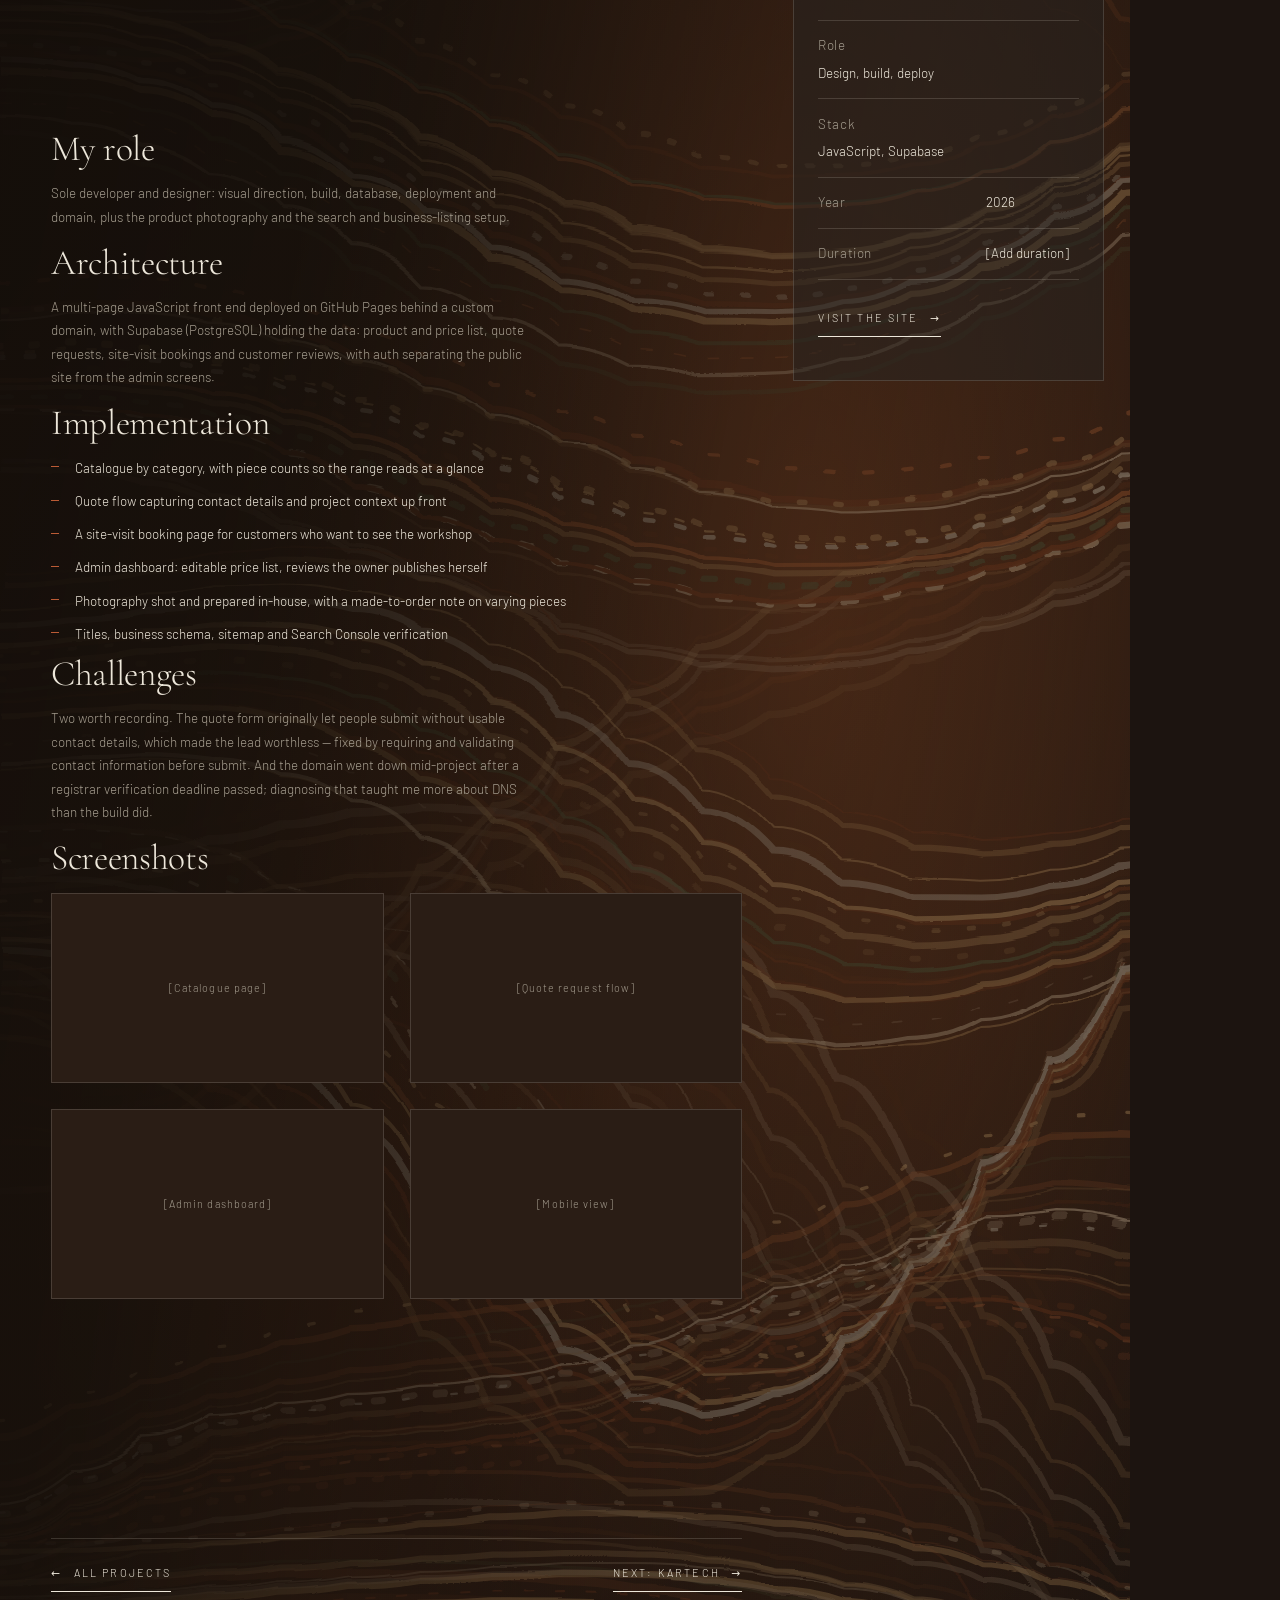
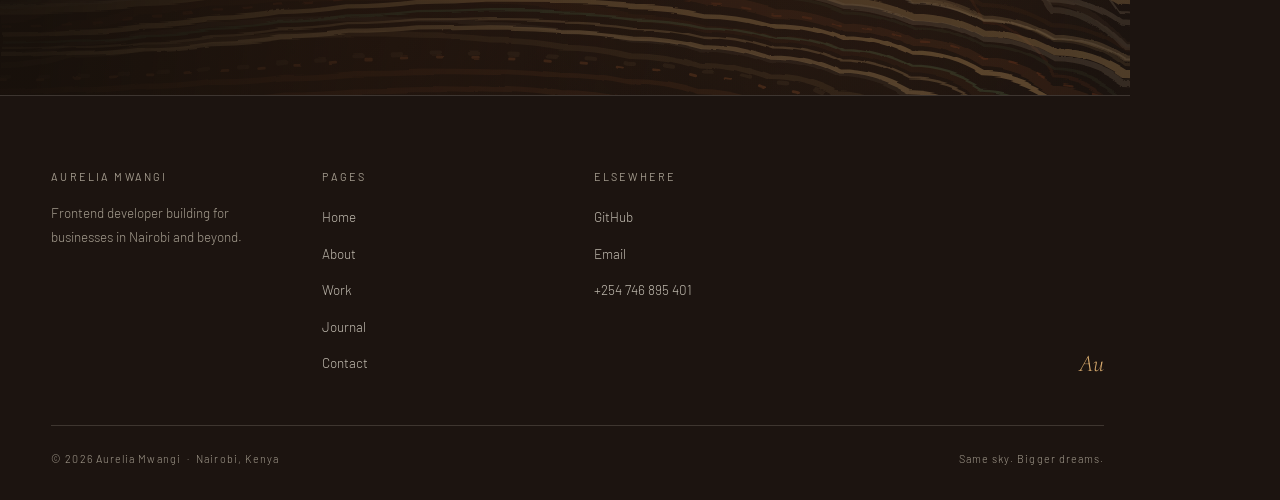
<file: site/case-study-rio.html>
<!DOCTYPE html>
<html lang="en">
<head>
<title>RIO Furnitures — case study — Aurelia Mwangi</title>
<meta name="description" content="How I built RIO Furnitures: catalogue, quote requests, admin dashboard and search setup.">
<meta charset="utf-8">
<meta name="viewport" content="width=device-width, initial-scale=1">
<link rel="preconnect" href="https://fonts.googleapis.com">
<link rel="preconnect" href="https://fonts.gstatic.com" crossorigin>
<link href="https://fonts.googleapis.com/css2?family=Cormorant+Garamond:ital,wght@0,300;0,400;0,500;1,300;1,400&family=Barlow:wght@300;400;500&display=swap" rel="stylesheet">
<link rel="stylesheet" href="assets/css/style.css">
<script>document.documentElement.classList.add("js");</script>
</head>
<body>

<svg class="wavedefs" aria-hidden="true" focusable="false">
  <filter id="wave" x="-12%" y="-12%" width="124%" height="124%" color-interpolation-filters="sRGB">
    <feTurbulence type="fractalNoise" baseFrequency="0.0016 0.012" numOctaves="2" seed="7" result="noise">
      <animate attributeName="baseFrequency" dur="26s" repeatCount="indefinite"
               values="0.0016 0.012; 0.0032 0.019; 0.0016 0.012"/>
    </feTurbulence>
    <feDisplacementMap in="SourceGraphic" in2="noise" xChannelSelector="R" yChannelSelector="G" scale="22">
      <animate attributeName="scale" dur="18s" repeatCount="indefinite" values="16;30;16"/>
    </feDisplacementMap>
  </filter>
</svg>

<a class="skip" href="#main">Skip to content</a>

<nav class="nav">
  <div class="nav__in">
    <a class="brand" href="index.html">Aurelia<span>.</span></a>
    <button class="nav__toggle" type="button" aria-expanded="false" aria-controls="nav-links">Menu</button>
    <div class="nav__links" id="nav-links"><a href="index.html">Home</a><a href="projects.html" aria-current="page">Work</a><a href="about.html">About</a><a href="journal.html">Journal</a><a href="contact.html">Contact</a></div>
  </div>
</nav>

<main id="main">

  <header class="band" style="padding-block:clamp(3rem,7vw,5rem);">
    <div class="band__glow" aria-hidden="true"></div><div class="band__pattern-back" aria-hidden="true"></div><div class="band__pattern" aria-hidden="true"></div><div class="band__veil" aria-hidden="true"></div>
    <div class="wrap">
      <p class="label">Case study</p>
      <div class="hero__rule"></div>
      <h1 style="font-size:var(--s-3);">RIO Furnitures</h1>
      <p class="lede" style="margin-top:1.2rem;color:var(--on-dark-dim);">
        Seating and tables made to order in a Nairobi workshop — online, and findable.
      </p>
      <ul class="tags" style="margin-top:1.5rem;">
        <li>Web development</li><li>E-commerce</li><li>JavaScript</li><li>Supabase</li><li>PostgreSQL</li>
      </ul>
    </div>
  </header>

  <section class="band band--sand" style="padding-block:clamp(2rem,4vw,3rem);">
    <div class="wrap">
      <div class="shot" style="min-height:auto;padding:0;overflow:hidden;border-color:var(--line-light);background:#DAD0B8;"><img src="assets/img/shot-rio.jpg" alt="RIO Furnitures home page" loading="lazy"></div>
    </div>
  </section>

  <section class="band">
    <div class="band__glow" aria-hidden="true"></div><div class="band__pattern-back band__pattern-back--soft" aria-hidden="true"></div><div class="band__pattern band__pattern--soft" aria-hidden="true"></div><div class="band__veil" aria-hidden="true"></div>
    <div class="wrap">
      <div class="split" style="grid-template-columns:minmax(0,2fr) minmax(0,.9fr);">
        <div class="case__body">
          <div data-reveal>
            <h3>The problem</h3>
            <p class="measure small" style="color:var(--on-dark-dim);">
              RIO makes seating and tables to order for restaurants, bars, offices and
              outdoor spaces. The work is good and the workshop is busy, but online the
              business was close to invisible: no site of its own, and an out-of-date
              Google listing doing the talking. Enquiries arrived one WhatsApp message
              at a time, each starting from scratch.
            </p>
          </div>

          <div data-reveal>
            <h3>Goals</h3>
            <ul class="ticks">
              <li>Show the range properly, with real photographs of real pieces</li>
              <li>Turn scattered WhatsApp questions into structured quote requests</li>
              <li>Let the owner update prices and content without calling me</li>
              <li>Make the business findable in search</li>
            </ul>
          </div>

          <div data-reveal>
            <h3>My role</h3>
            <p class="measure small" style="color:var(--on-dark-dim);">
              Sole developer and designer: visual direction, build, database,
              deployment and domain, plus the product photography and the search
              and business-listing setup.
            </p>
          </div>

          <div data-reveal>
            <h3>Architecture</h3>
            <p class="measure small" style="color:var(--on-dark-dim);">
              A multi-page JavaScript front end deployed on GitHub Pages behind a
              custom domain, with Supabase (PostgreSQL) holding the data: product and
              price list, quote requests, site-visit bookings and customer reviews,
              with auth separating the public site from the admin screens.
            </p>
          </div>

          <div data-reveal>
            <h3>Implementation</h3>
            <ul class="ticks">
              <li>Catalogue by category, with piece counts so the range reads at a glance</li>
              <li>Quote flow capturing contact details and project context up front</li>
              <li>A site-visit booking page for customers who want to see the workshop</li>
              <li>Admin dashboard: editable price list, reviews the owner publishes herself</li>
              <li>Photography shot and prepared in-house, with a made-to-order note on varying pieces</li>
              <li>Titles, business schema, sitemap and Search Console verification</li>
            </ul>
          </div>

          <div data-reveal>
            <h3>Challenges</h3>
            <p class="measure small" style="color:var(--on-dark-dim);">
              Two worth recording. The quote form originally let people submit without
              usable contact details, which made the lead worthless — fixed by requiring
              and validating contact information before submit. And the domain went down
              mid-project after a registrar verification deadline passed; diagnosing that
              taught me more about DNS than the build did.
            </p>
          </div>

          <div data-reveal>
            <h3>Screenshots</h3>
            <div class="cards" style="grid-template-columns:repeat(auto-fit,minmax(min(100%,230px),1fr));margin-top:1rem;">
              <div class="shot">[Catalogue page]</div>
              <div class="shot">[Quote request flow]</div>
              <div class="shot">[Admin dashboard]</div>
              <div class="shot">[Mobile view]</div>
            </div>
          </div>

          <div data-reveal>
            <h3>Results</h3>
            <p class="measure small" style="color:var(--on-dark-dim);">
              The site is live at riofurniturekenya.com, the business profile is verified
              and correct, and enquiries now arrive with the information needed to quote.
            </p>
            <div class="ph" style="margin-top:1rem;">
              [Add measurable results once there is data — enquiry volume, search
              impressions, time saved. No numbers here until they are real.]
            </div>
          </div>

          <nav class="pager">
            <a class="arrowlink" href="projects.html"><i>&larr;</i> All projects</a>
            <a class="arrowlink" href="projects.html#kartech">Next: Kartech <i>&rarr;</i></a>
          </nav>
        </div>

        <aside class="case__aside" data-reveal>
          <p class="label" style="margin-bottom:1rem;">Project info</p>
          <dl class="rows">
            <div><dt>Type</dt><dd>Client website</dd></div>
            <div><dt>Client</dt><dd>RIO Furnitures</dd></div>
            <div><dt>Role</dt><dd>Design, build, deploy</dd></div>
            <div><dt>Stack</dt><dd>JavaScript, Supabase</dd></div>
            <div><dt>Year</dt><dd>2026</dd></div>
            <div><dt>Duration</dt><dd>[Add duration]</dd></div>
          </dl>
          <p style="margin-top:1.4rem;"><a class="arrowlink" href="https://riofurniturekenya.com" target="_blank" rel="noopener">Visit the site <i>&rarr;</i></a></p>
        </aside>
      </div>
    </div>
  </section>

</main>

<aside class="rail" aria-label="Design system">
  <div class="rail__head">
    <p class="rail__title">The pattern</p>
    <p class="rail__sub">Motion. Flow. Life.</p>
  </div>
  <div class="rail__swatch" aria-hidden="true">
    <div class="band__glow"></div>
    <div class="band__pattern-back"></div>
    <div class="band__pattern"></div>
  </div>
  <div class="rail__palette">
    <ul>
      <li><span class="rail__dot" style="background:#1A1A1A"></span><span class="rail__name">Charcoal<span class="rail__hex">#1A1A1A</span></span></li>
      <li><span class="rail__dot" style="background:#BB5B35"></span><span class="rail__name">Terracotta<span class="rail__hex">#BB5B35</span></span></li>
      <li><span class="rail__dot" style="background:#D5A86C"></span><span class="rail__name">Ochre<span class="rail__hex">#D5A86C</span></span></li>
      <li><span class="rail__dot" style="background:#E5DCC6"></span><span class="rail__name">Sand<span class="rail__hex">#E5DCC6</span></span></li>
      <li><span class="rail__dot" style="background:#556846"></span><span class="rail__name">Olive<span class="rail__hex">#556846</span></span></li>
    </ul>
  </div>
  <p class="rail__note">Inspired by the land, the wildlife, the city and the movement of life in Nairobi.</p>
  <div class="rail__tail" aria-hidden="true">
    <div class="band__glow"></div>
    <div class="band__pattern-back"></div>
    <div class="band__pattern"></div>
  </div>
</aside>

<footer class="foot">
  <div class="wrap">
    <div class="foot__grid">
      <div>
        <h4>Aurelia Mwangi</h4>
        <p class="small" style="color:var(--on-dark-dim);max-width:26ch;">
          Frontend developer building for businesses in Nairobi and beyond.
        </p>
      </div>
      <div>
        <h4>Pages</h4>
        <ul>
          <li><a href="index.html">Home</a></li>
          <li><a href="about.html">About</a></li>
          <li><a href="projects.html">Work</a></li>
          <li><a href="journal.html">Journal</a></li>
          <li><a href="contact.html">Contact</a></li>
        </ul>
      </div>
      <div>
        <h4>Elsewhere</h4>
        <ul>
          <li><a href="https://github.com/sh3wins" target="_blank" rel="noopener">GitHub</a></li>
          <li><a href="mailto:aureliamwangi3080@gmail.com">Email</a></li>
          <li><a href="tel:+254746895401">+254 746 895 401</a></li>
        </ul>
      </div>
      <div style="display:flex;align-items:flex-end;justify-content:flex-end;">
        <p class="foot__sign" style="margin:0;">Au</p>
      </div>
    </div>
    <div class="foot__base">
      <p style="margin:0;">&copy; <span data-year>2026</span> Aurelia Mwangi &nbsp;·&nbsp; Nairobi, Kenya</p>
      <p style="margin:0;">Same sky. Bigger dreams.</p>
    </div>
  </div>
</footer>

<script src="assets/js/main.js"></script>
</body>
</html>
</file>
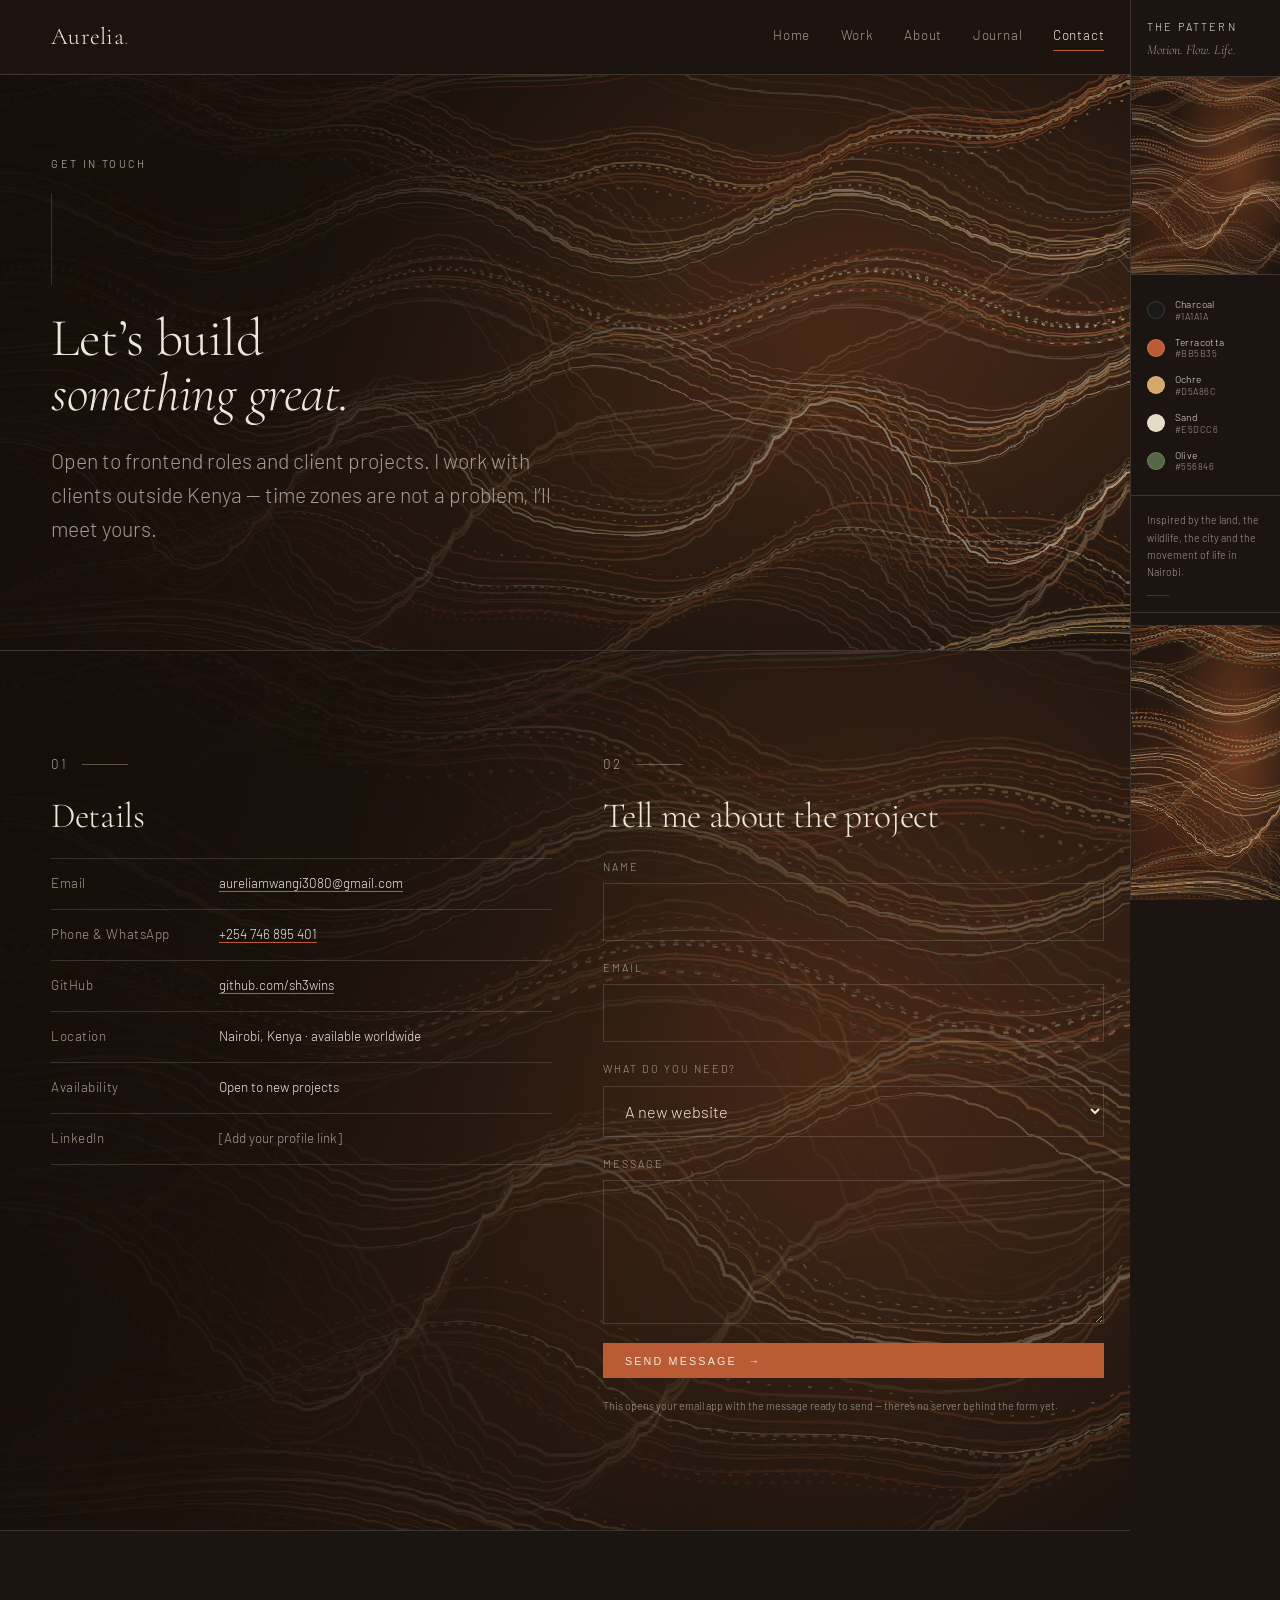
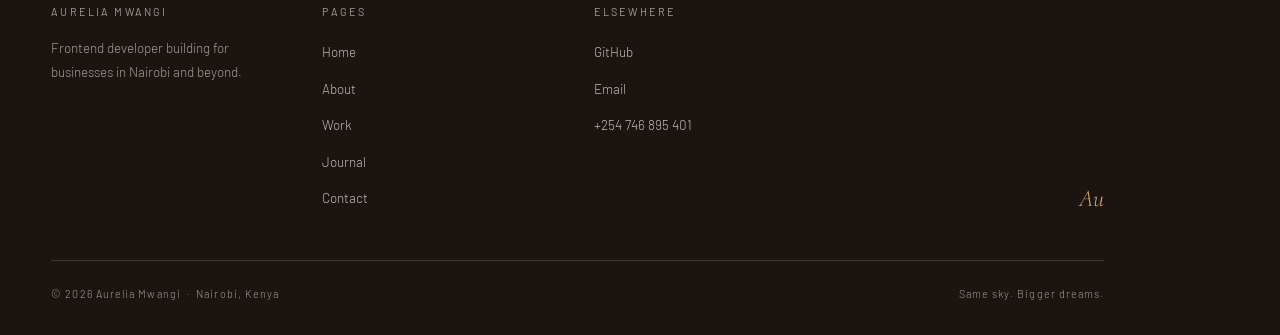
<file: site/contact.html>
<!DOCTYPE html>
<html lang="en">
<head>
<title>Contact — Aurelia Mwangi</title>
<meta name="description" content="Get in touch about frontend roles or client projects. Nairobi-based, working across time zones.">
<meta charset="utf-8">
<meta name="viewport" content="width=device-width, initial-scale=1">
<link rel="preconnect" href="https://fonts.googleapis.com">
<link rel="preconnect" href="https://fonts.gstatic.com" crossorigin>
<link href="https://fonts.googleapis.com/css2?family=Cormorant+Garamond:ital,wght@0,300;0,400;0,500;1,300;1,400&family=Barlow:wght@300;400;500&display=swap" rel="stylesheet">
<link rel="stylesheet" href="assets/css/style.css">
<script>document.documentElement.classList.add("js");</script>
</head>
<body>

<svg class="wavedefs" aria-hidden="true" focusable="false">
  <filter id="wave" x="-12%" y="-12%" width="124%" height="124%" color-interpolation-filters="sRGB">
    <feTurbulence type="fractalNoise" baseFrequency="0.0016 0.012" numOctaves="2" seed="7" result="noise">
      <animate attributeName="baseFrequency" dur="26s" repeatCount="indefinite"
               values="0.0016 0.012; 0.0032 0.019; 0.0016 0.012"/>
    </feTurbulence>
    <feDisplacementMap in="SourceGraphic" in2="noise" xChannelSelector="R" yChannelSelector="G" scale="22">
      <animate attributeName="scale" dur="18s" repeatCount="indefinite" values="16;30;16"/>
    </feDisplacementMap>
  </filter>
</svg>

<a class="skip" href="#main">Skip to content</a>

<nav class="nav">
  <div class="nav__in">
    <a class="brand" href="index.html">Aurelia<span>.</span></a>
    <button class="nav__toggle" type="button" aria-expanded="false" aria-controls="nav-links">Menu</button>
    <div class="nav__links" id="nav-links"><a href="index.html">Home</a><a href="projects.html">Work</a><a href="about.html">About</a><a href="journal.html">Journal</a><a href="contact.html" aria-current="page">Contact</a></div>
  </div>
</nav>

<main id="main">

  <header class="band" style="padding-block:clamp(3rem,7vw,5rem);">
    <div class="band__glow" aria-hidden="true"></div><div class="band__pattern-back" aria-hidden="true"></div><div class="band__pattern" aria-hidden="true"></div><div class="band__veil" aria-hidden="true"></div>
    <div class="wrap">
      <p class="label">Get in touch</p>
      <div class="hero__rule"></div>
      <h1 style="font-size:var(--s-3);max-width:13ch;">Let&rsquo;s build<span class="it"> something great.</span></h1>
      <p class="lede" style="margin-top:1.4rem;color:var(--on-dark-dim);">
        Open to frontend roles and client projects. I work with clients outside
        Kenya — time zones are not a problem, I&rsquo;ll meet yours.
      </p>
    </div>
  </header>

  <section class="band">
    <div class="band__glow" aria-hidden="true"></div><div class="band__pattern-back band__pattern-back--soft" aria-hidden="true"></div><div class="band__pattern band__pattern--soft" aria-hidden="true"></div><div class="band__veil" aria-hidden="true"></div>
    <div class="wrap">
      <div class="split" style="grid-template-columns:minmax(0,1fr) minmax(0,1fr);">
        <div data-reveal>
          <p class="num">01</p>
          <h2 style="font-size:var(--s-2);">Details</h2>
          <dl class="rows" style="margin-top:1.4rem;">
            <div><dt>Email</dt><dd><a href="mailto:aureliamwangi3080@gmail.com" style="text-decoration:none;border-bottom:1px solid var(--terracotta);">aureliamwangi3080@gmail.com</a></dd></div>
            <div><dt>Phone &amp; WhatsApp</dt><dd><a href="tel:+254746895401" style="text-decoration:none;border-bottom:1px solid var(--terracotta);">+254 746 895 401</a></dd></div>
            <div><dt>GitHub</dt><dd><a href="https://github.com/sh3wins" target="_blank" rel="noopener" style="text-decoration:none;border-bottom:1px solid var(--terracotta);">github.com/sh3wins</a></dd></div>
            <div><dt>Location</dt><dd>Nairobi, Kenya · available worldwide</dd></div>
            <div><dt>Availability</dt><dd>Open to new projects</dd></div>
            <div><dt>LinkedIn</dt><dd style="color:var(--on-dark-dim);">[Add your profile link]</dd></div>
          </dl>
        </div>

        <div data-reveal>
          <p class="num">02</p>
          <h2 style="font-size:var(--s-2);">Tell me about the project</h2>
          <form class="form" data-mailto="aureliamwangi3080@gmail.com" style="margin-top:1.4rem;">
            <div class="field"><label for="name">Name</label><input id="name" name="name" type="text" autocomplete="name" required></div>
            <div class="field"><label for="email">Email</label><input id="email" name="email" type="email" autocomplete="email" required></div>
            <div class="field"><label for="type">What do you need?</label>
              <select id="type" name="type">
                <option>A new website</option><option>A redesign</option>
                <option>A web application</option><option>A role on your team</option><option>Something else</option>
              </select>
            </div>
            <div class="field"><label for="message">Message</label><textarea id="message" name="message" required></textarea></div>
            <button class="btn" type="submit">Send message <i>&rarr;</i></button>
            <p class="field__hint">This opens your email app with the message ready to send — there&rsquo;s no server behind the form yet.</p>
          </form>
        </div>
      </div>
    </div>
  </section>

</main>

<aside class="rail" aria-label="Design system">
  <div class="rail__head">
    <p class="rail__title">The pattern</p>
    <p class="rail__sub">Motion. Flow. Life.</p>
  </div>
  <div class="rail__swatch" aria-hidden="true">
    <div class="band__glow"></div>
    <div class="band__pattern-back"></div>
    <div class="band__pattern"></div>
  </div>
  <div class="rail__palette">
    <ul>
      <li><span class="rail__dot" style="background:#1A1A1A"></span><span class="rail__name">Charcoal<span class="rail__hex">#1A1A1A</span></span></li>
      <li><span class="rail__dot" style="background:#BB5B35"></span><span class="rail__name">Terracotta<span class="rail__hex">#BB5B35</span></span></li>
      <li><span class="rail__dot" style="background:#D5A86C"></span><span class="rail__name">Ochre<span class="rail__hex">#D5A86C</span></span></li>
      <li><span class="rail__dot" style="background:#E5DCC6"></span><span class="rail__name">Sand<span class="rail__hex">#E5DCC6</span></span></li>
      <li><span class="rail__dot" style="background:#556846"></span><span class="rail__name">Olive<span class="rail__hex">#556846</span></span></li>
    </ul>
  </div>
  <p class="rail__note">Inspired by the land, the wildlife, the city and the movement of life in Nairobi.</p>
  <div class="rail__tail" aria-hidden="true">
    <div class="band__glow"></div>
    <div class="band__pattern-back"></div>
    <div class="band__pattern"></div>
  </div>
</aside>

<footer class="foot">
  <div class="wrap">
    <div class="foot__grid">
      <div>
        <h4>Aurelia Mwangi</h4>
        <p class="small" style="color:var(--on-dark-dim);max-width:26ch;">
          Frontend developer building for businesses in Nairobi and beyond.
        </p>
      </div>
      <div>
        <h4>Pages</h4>
        <ul>
          <li><a href="index.html">Home</a></li>
          <li><a href="about.html">About</a></li>
          <li><a href="projects.html">Work</a></li>
          <li><a href="journal.html">Journal</a></li>
          <li><a href="contact.html">Contact</a></li>
        </ul>
      </div>
      <div>
        <h4>Elsewhere</h4>
        <ul>
          <li><a href="https://github.com/sh3wins" target="_blank" rel="noopener">GitHub</a></li>
          <li><a href="mailto:aureliamwangi3080@gmail.com">Email</a></li>
          <li><a href="tel:+254746895401">+254 746 895 401</a></li>
        </ul>
      </div>
      <div style="display:flex;align-items:flex-end;justify-content:flex-end;">
        <p class="foot__sign" style="margin:0;">Au</p>
      </div>
    </div>
    <div class="foot__base">
      <p style="margin:0;">&copy; <span data-year>2026</span> Aurelia Mwangi &nbsp;·&nbsp; Nairobi, Kenya</p>
      <p style="margin:0;">Same sky. Bigger dreams.</p>
    </div>
  </div>
</footer>

<script src="assets/js/main.js"></script>
</body>
</html>
</file>
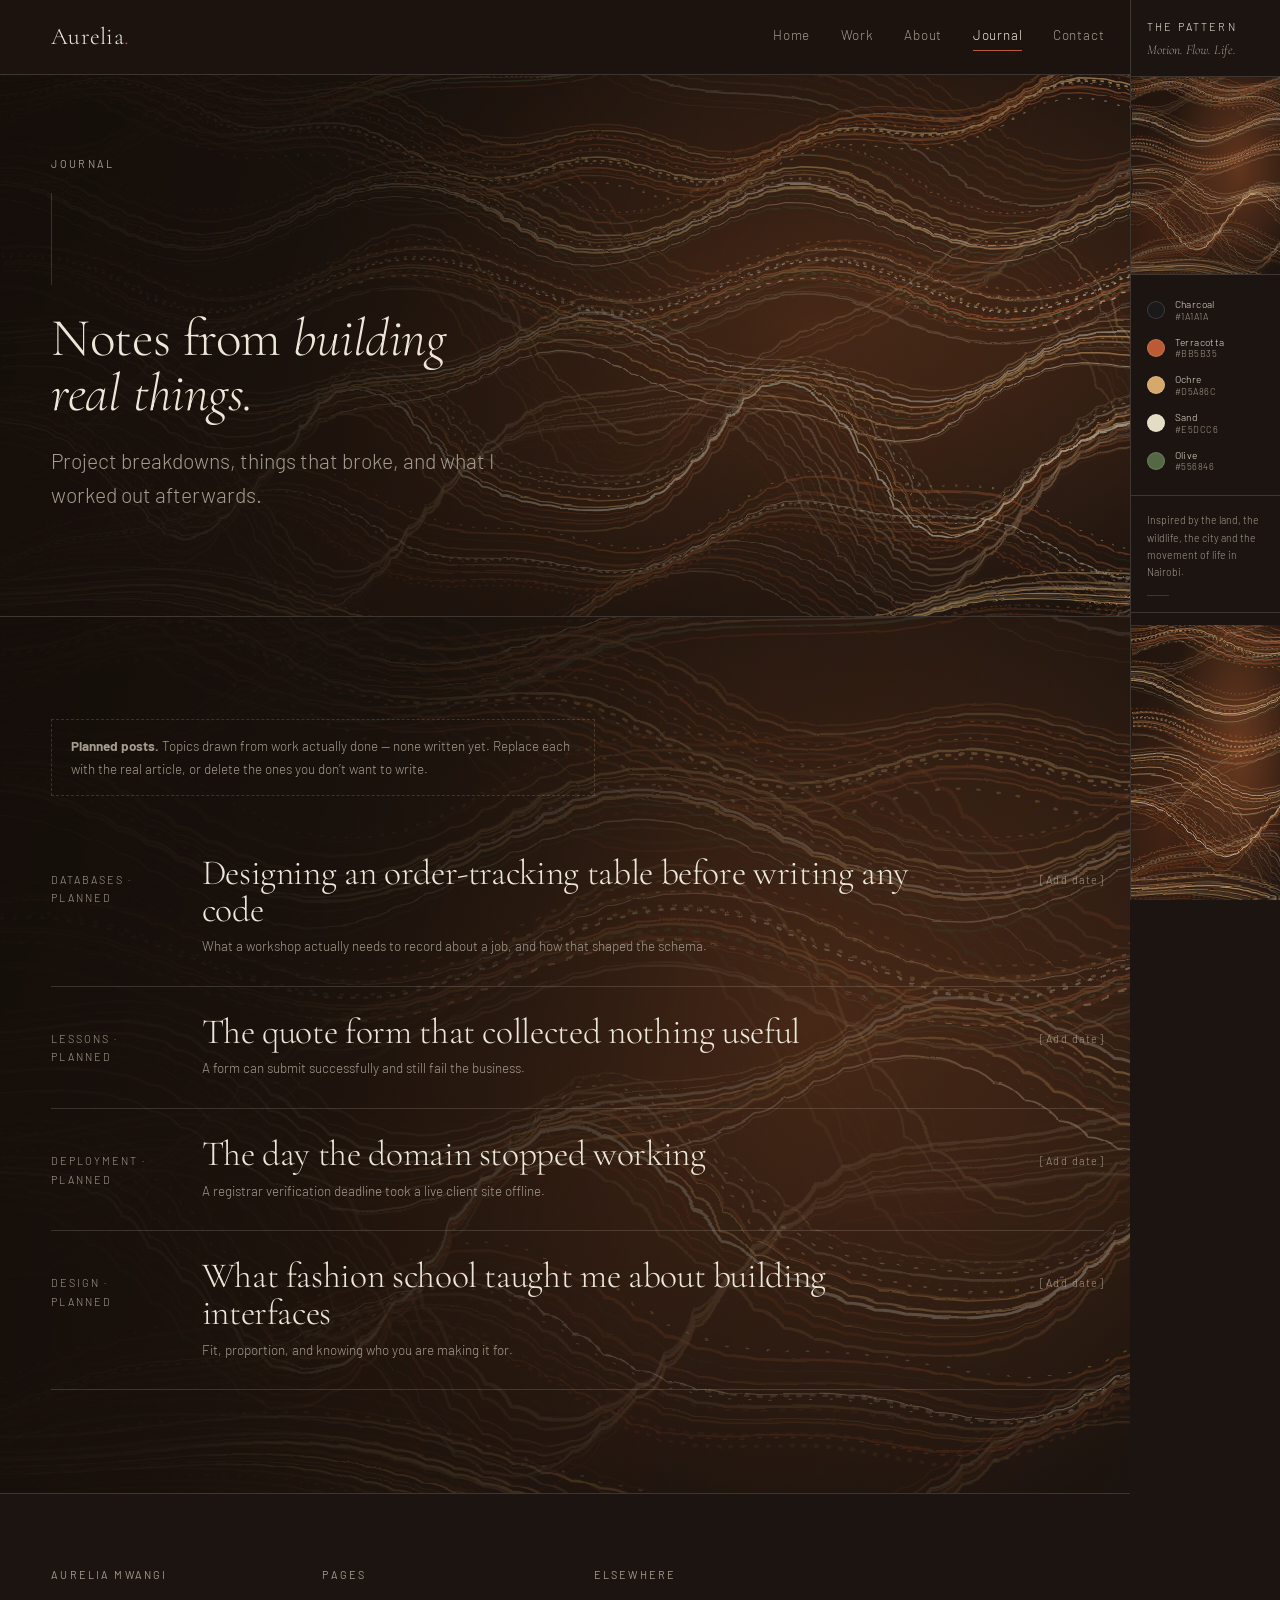
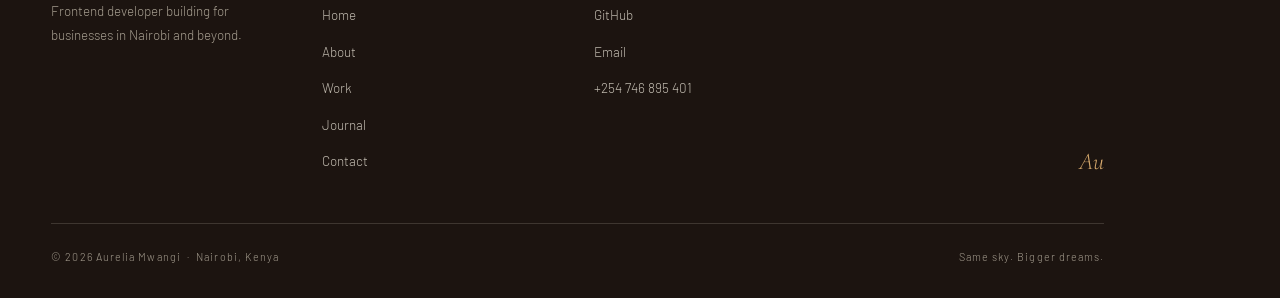
<file: site/journal.html>
<!DOCTYPE html>
<html lang="en">
<head>
<title>Journal — Aurelia Mwangi</title>
<meta name="description" content="Notes on building for real clients: what worked, what broke, and what I learned fixing it.">
<meta charset="utf-8">
<meta name="viewport" content="width=device-width, initial-scale=1">
<link rel="preconnect" href="https://fonts.googleapis.com">
<link rel="preconnect" href="https://fonts.gstatic.com" crossorigin>
<link href="https://fonts.googleapis.com/css2?family=Cormorant+Garamond:ital,wght@0,300;0,400;0,500;1,300;1,400&family=Barlow:wght@300;400;500&display=swap" rel="stylesheet">
<link rel="stylesheet" href="assets/css/style.css">
<script>document.documentElement.classList.add("js");</script>
</head>
<body>

<svg class="wavedefs" aria-hidden="true" focusable="false">
  <filter id="wave" x="-12%" y="-12%" width="124%" height="124%" color-interpolation-filters="sRGB">
    <feTurbulence type="fractalNoise" baseFrequency="0.0016 0.012" numOctaves="2" seed="7" result="noise">
      <animate attributeName="baseFrequency" dur="26s" repeatCount="indefinite"
               values="0.0016 0.012; 0.0032 0.019; 0.0016 0.012"/>
    </feTurbulence>
    <feDisplacementMap in="SourceGraphic" in2="noise" xChannelSelector="R" yChannelSelector="G" scale="22">
      <animate attributeName="scale" dur="18s" repeatCount="indefinite" values="16;30;16"/>
    </feDisplacementMap>
  </filter>
</svg>

<a class="skip" href="#main">Skip to content</a>

<nav class="nav">
  <div class="nav__in">
    <a class="brand" href="index.html">Aurelia<span>.</span></a>
    <button class="nav__toggle" type="button" aria-expanded="false" aria-controls="nav-links">Menu</button>
    <div class="nav__links" id="nav-links"><a href="index.html">Home</a><a href="projects.html">Work</a><a href="about.html">About</a><a href="journal.html" aria-current="page">Journal</a><a href="contact.html">Contact</a></div>
  </div>
</nav>

<main id="main">

  <header class="band" style="padding-block:clamp(3rem,7vw,5rem);">
    <div class="band__glow" aria-hidden="true"></div><div class="band__pattern-back" aria-hidden="true"></div><div class="band__pattern" aria-hidden="true"></div><div class="band__veil" aria-hidden="true"></div>
    <div class="wrap">
      <p class="label">Journal</p>
      <div class="hero__rule"></div>
      <h1 style="font-size:var(--s-3);max-width:17ch;">Notes from<span class="it"> building real things.</span></h1>
      <p class="lede" style="margin-top:1.4rem;color:var(--on-dark-dim);">
        Project breakdowns, things that broke, and what I worked out afterwards.
      </p>
    </div>
  </header>

  <section class="band">
    <div class="band__glow" aria-hidden="true"></div><div class="band__pattern-back band__pattern-back--soft" aria-hidden="true"></div><div class="band__pattern band__pattern--soft" aria-hidden="true"></div><div class="band__veil" aria-hidden="true"></div>
    <div class="wrap">
      <div class="ph" data-reveal style="margin-bottom:2rem;max-width:68ch;">
        <strong>Planned posts.</strong> Topics drawn from work actually done — none written yet.
        Replace each with the real article, or delete the ones you don&rsquo;t want to write.
      </div>
      <a class="post" href="#" data-reveal>
          <p class="post__meta">Databases · Planned</p>
          <div>
            <h3>Designing an order-tracking table before writing any code</h3>
            <p class="small" style="color:var(--on-dark-dim);margin:.4rem 0 0;">What a workshop actually needs to record about a job, and how that shaped the schema.</p>
          </div>
          <p class="post__date">[Add date]</p>
        </a>
      <a class="post" href="#" data-reveal>
          <p class="post__meta">Lessons · Planned</p>
          <div>
            <h3>The quote form that collected nothing useful</h3>
            <p class="small" style="color:var(--on-dark-dim);margin:.4rem 0 0;">A form can submit successfully and still fail the business.</p>
          </div>
          <p class="post__date">[Add date]</p>
        </a>
      <a class="post" href="#" data-reveal>
          <p class="post__meta">Deployment · Planned</p>
          <div>
            <h3>The day the domain stopped working</h3>
            <p class="small" style="color:var(--on-dark-dim);margin:.4rem 0 0;">A registrar verification deadline took a live client site offline.</p>
          </div>
          <p class="post__date">[Add date]</p>
        </a>
      <a class="post" href="#" data-reveal>
          <p class="post__meta">Design · Planned</p>
          <div>
            <h3>What fashion school taught me about building interfaces</h3>
            <p class="small" style="color:var(--on-dark-dim);margin:.4rem 0 0;">Fit, proportion, and knowing who you are making it for.</p>
          </div>
          <p class="post__date">[Add date]</p>
        </a>
    </div>
  </section>

</main>

<aside class="rail" aria-label="Design system">
  <div class="rail__head">
    <p class="rail__title">The pattern</p>
    <p class="rail__sub">Motion. Flow. Life.</p>
  </div>
  <div class="rail__swatch" aria-hidden="true">
    <div class="band__glow"></div>
    <div class="band__pattern-back"></div>
    <div class="band__pattern"></div>
  </div>
  <div class="rail__palette">
    <ul>
      <li><span class="rail__dot" style="background:#1A1A1A"></span><span class="rail__name">Charcoal<span class="rail__hex">#1A1A1A</span></span></li>
      <li><span class="rail__dot" style="background:#BB5B35"></span><span class="rail__name">Terracotta<span class="rail__hex">#BB5B35</span></span></li>
      <li><span class="rail__dot" style="background:#D5A86C"></span><span class="rail__name">Ochre<span class="rail__hex">#D5A86C</span></span></li>
      <li><span class="rail__dot" style="background:#E5DCC6"></span><span class="rail__name">Sand<span class="rail__hex">#E5DCC6</span></span></li>
      <li><span class="rail__dot" style="background:#556846"></span><span class="rail__name">Olive<span class="rail__hex">#556846</span></span></li>
    </ul>
  </div>
  <p class="rail__note">Inspired by the land, the wildlife, the city and the movement of life in Nairobi.</p>
  <div class="rail__tail" aria-hidden="true">
    <div class="band__glow"></div>
    <div class="band__pattern-back"></div>
    <div class="band__pattern"></div>
  </div>
</aside>

<footer class="foot">
  <div class="wrap">
    <div class="foot__grid">
      <div>
        <h4>Aurelia Mwangi</h4>
        <p class="small" style="color:var(--on-dark-dim);max-width:26ch;">
          Frontend developer building for businesses in Nairobi and beyond.
        </p>
      </div>
      <div>
        <h4>Pages</h4>
        <ul>
          <li><a href="index.html">Home</a></li>
          <li><a href="about.html">About</a></li>
          <li><a href="projects.html">Work</a></li>
          <li><a href="journal.html">Journal</a></li>
          <li><a href="contact.html">Contact</a></li>
        </ul>
      </div>
      <div>
        <h4>Elsewhere</h4>
        <ul>
          <li><a href="https://github.com/sh3wins" target="_blank" rel="noopener">GitHub</a></li>
          <li><a href="mailto:aureliamwangi3080@gmail.com">Email</a></li>
          <li><a href="tel:+254746895401">+254 746 895 401</a></li>
        </ul>
      </div>
      <div style="display:flex;align-items:flex-end;justify-content:flex-end;">
        <p class="foot__sign" style="margin:0;">Au</p>
      </div>
    </div>
    <div class="foot__base">
      <p style="margin:0;">&copy; <span data-year>2026</span> Aurelia Mwangi &nbsp;·&nbsp; Nairobi, Kenya</p>
      <p style="margin:0;">Same sky. Bigger dreams.</p>
    </div>
  </div>
</footer>

<script src="assets/js/main.js"></script>
</body>
</html>
</file>
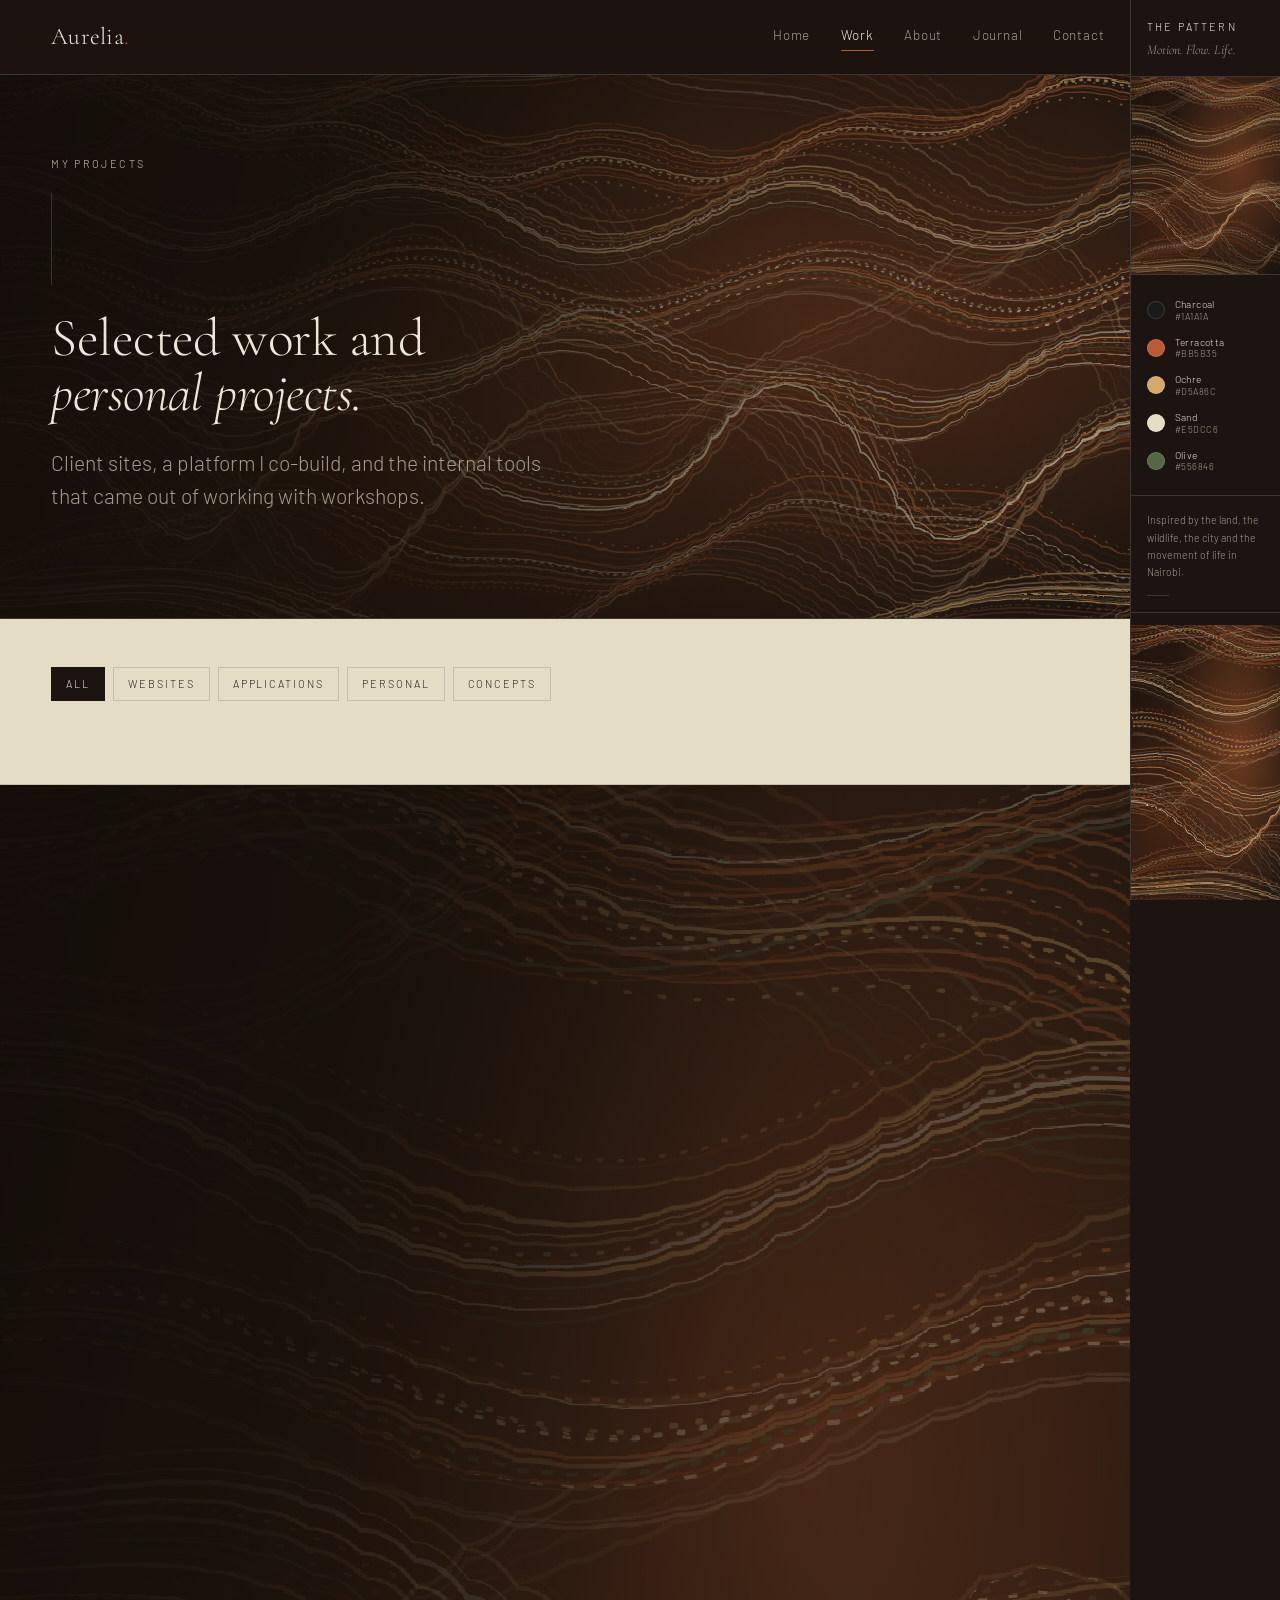
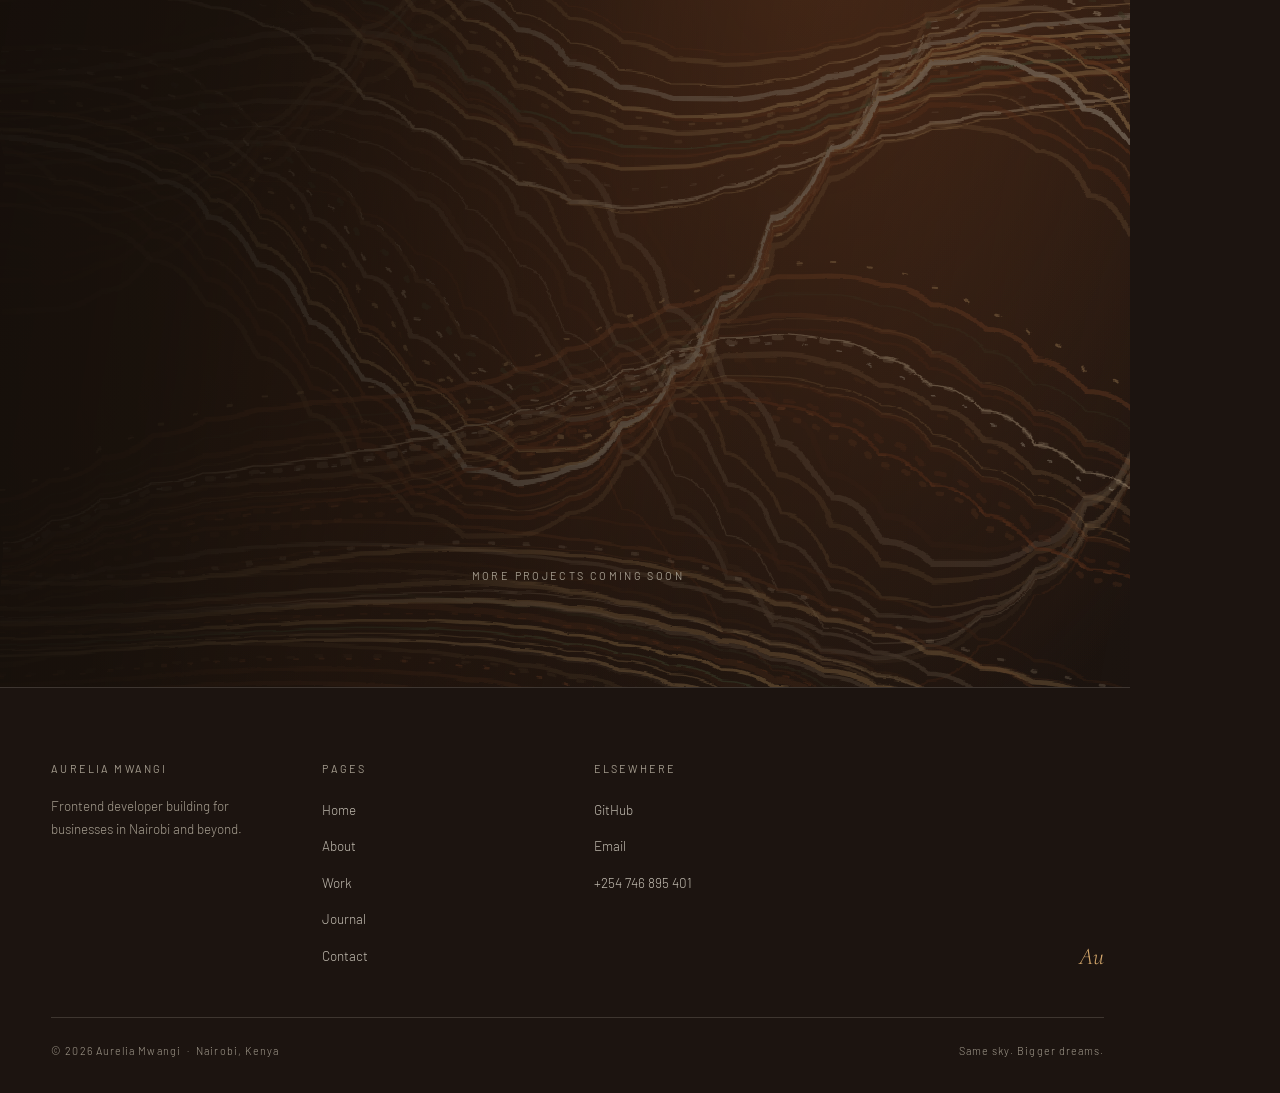
<file: site/projects.html>
<!DOCTYPE html>
<html lang="en">
<head>
<title>Work — Aurelia Mwangi</title>
<meta name="description" content="Client websites and personal projects: RIO Furnitures, Kartech Engineering, Ataya Signature, RÛHIA and more.">
<meta charset="utf-8">
<meta name="viewport" content="width=device-width, initial-scale=1">
<link rel="preconnect" href="https://fonts.googleapis.com">
<link rel="preconnect" href="https://fonts.gstatic.com" crossorigin>
<link href="https://fonts.googleapis.com/css2?family=Cormorant+Garamond:ital,wght@0,300;0,400;0,500;1,300;1,400&family=Barlow:wght@300;400;500&display=swap" rel="stylesheet">
<link rel="stylesheet" href="assets/css/style.css">
<script>document.documentElement.classList.add("js");</script>
</head>
<body>

<svg class="wavedefs" aria-hidden="true" focusable="false">
  <filter id="wave" x="-12%" y="-12%" width="124%" height="124%" color-interpolation-filters="sRGB">
    <feTurbulence type="fractalNoise" baseFrequency="0.0016 0.012" numOctaves="2" seed="7" result="noise">
      <animate attributeName="baseFrequency" dur="26s" repeatCount="indefinite"
               values="0.0016 0.012; 0.0032 0.019; 0.0016 0.012"/>
    </feTurbulence>
    <feDisplacementMap in="SourceGraphic" in2="noise" xChannelSelector="R" yChannelSelector="G" scale="22">
      <animate attributeName="scale" dur="18s" repeatCount="indefinite" values="16;30;16"/>
    </feDisplacementMap>
  </filter>
</svg>

<a class="skip" href="#main">Skip to content</a>

<nav class="nav">
  <div class="nav__in">
    <a class="brand" href="index.html">Aurelia<span>.</span></a>
    <button class="nav__toggle" type="button" aria-expanded="false" aria-controls="nav-links">Menu</button>
    <div class="nav__links" id="nav-links"><a href="index.html">Home</a><a href="projects.html" aria-current="page">Work</a><a href="about.html">About</a><a href="journal.html">Journal</a><a href="contact.html">Contact</a></div>
  </div>
</nav>

<main id="main">

  <header class="band" style="padding-block:clamp(3rem,7vw,5rem);">
    <div class="band__glow" aria-hidden="true"></div><div class="band__pattern-back" aria-hidden="true"></div><div class="band__pattern" aria-hidden="true"></div><div class="band__veil" aria-hidden="true"></div>
    <div class="wrap">
      <p class="label">My projects</p>
      <div class="hero__rule"></div>
      <h1 style="font-size:var(--s-3);max-width:16ch;">Selected work and<span class="it"> personal projects.</span></h1>
      <p class="lede" style="margin-top:1.5rem;color:var(--on-dark-dim);">
        Client sites, a platform I co-build, and the internal tools that came out
        of working with workshops.
      </p>
    </div>
  </header>

  <section class="band band--sand" style="padding-block:clamp(2rem,4vw,3rem);">
    <div class="wrap">
      <div class="filters" role="group" aria-label="Filter projects">
        <button class="filter" type="button" data-filter="all" aria-pressed="true">All</button>
        <button class="filter" type="button" data-filter="websites" aria-pressed="false">Websites</button>
        <button class="filter" type="button" data-filter="applications" aria-pressed="false">Applications</button>
        <button class="filter" type="button" data-filter="personal" aria-pressed="false">Personal</button>
        <button class="filter" type="button" data-filter="concept" aria-pressed="false">Concepts</button>
      </div>
    </div>
  </section>

  <section class="band">
    <div class="band__glow" aria-hidden="true"></div><div class="band__pattern-back band__pattern-back--soft" aria-hidden="true"></div><div class="band__pattern band__pattern--soft" aria-hidden="true"></div><div class="band__veil" aria-hidden="true"></div>
    <div class="wrap">
      <div class="cards" style="grid-template-columns:repeat(auto-fit,minmax(min(100%,320px),1fr));">
        <article class="card" id="rio" data-cats="websites" data-reveal
             style="min-height:auto;padding:1.6rem;background:var(--charcoal-3);">
          <span class="card__top">01</span>
          <div class="shot" style="margin:1.1rem 0 1.3rem;min-height:150px;padding:0;overflow:hidden;"><img src="assets/img/shot-rio.jpg" alt="RIO Furnitures home page" loading="lazy"></div>
          <h3 style="font-size:var(--s-2);">RIO Furnitures</h3>
          <p class="card__kind" style="margin-bottom:.9rem;">Furniture showroom · Nairobi</p>
          <p class="small" style="color:var(--on-dark-dim);">A showroom site with a product catalogue by category, quote requests and site-visit booking. Behind it, an admin dashboard where the owner edits prices and publishes customer reviews without touching code.</p>
          <ul class="tags"><li>JavaScript</li><li>Supabase</li><li>PostgreSQL</li><li>SEO</li></ul>
          <div style="display:flex;flex-wrap:wrap;gap:1.4rem;margin-top:auto;"><a class="arrowlink" href="https://riofurniturekenya.com" target="_blank" rel="noopener">Live site <i>&rarr;</i></a><a class="arrowlink" href="case-study-rio.html">Case study <i>&rarr;</i></a><a class="arrowlink" href="https://github.com/sh3wins/rio-furnitures" target="_blank" rel="noopener">GitHub <i>&rarr;</i></a></div>
        </article><article class="card" id="kartech" data-cats="websites applications" data-reveal
             style="min-height:auto;padding:1.6rem;background:var(--charcoal-3);">
          <span class="card__top">02</span>
          <div class="shot" style="margin:1.1rem 0 1.3rem;min-height:150px;">[Screenshot: Kartech Engineering]</div>
          <h3 style="font-size:var(--s-2);">Kartech Engineering</h3>
          <p class="card__kind" style="margin-bottom:.9rem;">Workshop &amp; metalwork · launching</p>
          <p class="small" style="color:var(--on-dark-dim);">A product-focused sales site for a workshop operating since 2001 — furniture, public waiting seats and stainless steel catering equipment — with orders, custom requests and order tracking on a Supabase backend.</p>
          <ul class="tags"><li>HTML &amp; CSS</li><li>JavaScript</li><li>Supabase</li></ul>
          <div style="display:flex;flex-wrap:wrap;gap:1.4rem;margin-top:auto;"><span class="small" style="color:var(--on-dark-dim);">Live demo: [add link once deployed]</span><a class="arrowlink" href="https://github.com/sh3wins/kartech-website" target="_blank" rel="noopener">GitHub <i>&rarr;</i></a></div>
        </article><article class="card" id="ataya" data-cats="websites" data-reveal
             style="min-height:auto;padding:1.6rem;background:var(--charcoal-3);">
          <span class="card__top">03</span>
          <div class="shot" style="margin:1.1rem 0 1.3rem;min-height:150px;padding:0;overflow:hidden;"><img src="assets/img/shot-ataya.jpg" alt="Ataya Signature home page" loading="lazy"></div>
          <h3 style="font-size:var(--s-2);">Ataya Signature</h3>
          <p class="card__kind" style="margin-bottom:.9rem;">Fashion brand · Nairobi</p>
          <p class="small" style="color:var(--on-dark-dim);">A brand site built around a launch collection and structured so the next collection drops into the same frame rather than needing a rebuild.</p>
          <ul class="tags"><li>Next.js</li><li>TypeScript</li><li>React</li></ul>
          <div style="display:flex;flex-wrap:wrap;gap:1.4rem;margin-top:auto;"><a class="arrowlink" href="https://ataya-signature.vercel.app" target="_blank" rel="noopener">Live site <i>&rarr;</i></a><a class="arrowlink" href="https://github.com/sh3wins/ataya-signature" target="_blank" rel="noopener">GitHub <i>&rarr;</i></a></div>
        </article><article class="card" id="ruhia" data-cats="applications personal" data-reveal
             style="min-height:auto;padding:1.6rem;background:var(--charcoal-3);">
          <span class="card__top">04</span>
          <div class="shot" style="margin:1.1rem 0 1.3rem;min-height:150px;padding:0;overflow:hidden;"><img src="assets/img/shot-ruhia.jpg" alt="RÛHIA home page" loading="lazy"></div>
          <h3 style="font-size:var(--s-2);">RÛHIA</h3>
          <p class="card__kind" style="margin-bottom:.9rem;">Fashion platform · since February 2026</p>
          <p class="small" style="color:var(--on-dark-dim);">A platform connecting styling to the people who actually make the clothes — tailors, fabrics and patterns in one place, with user logins and roles. Built with one other developer.</p>
          <ul class="tags"><li>Product</li><li>Auth &amp; roles</li></ul>
          <div style="display:flex;flex-wrap:wrap;gap:1.4rem;margin-top:auto;"><a class="arrowlink" href="https://ruhialab.com" target="_blank" rel="noopener">Live site <i>&rarr;</i></a></div>
        </article><article class="card" id="workshop" data-cats="applications concept" data-reveal
             style="min-height:auto;padding:1.6rem;background:var(--charcoal-3);">
          <span class="card__top">05</span>
          <div class="shot" style="margin:1.1rem 0 1.3rem;min-height:150px;padding:0;overflow:hidden;"><img src="assets/img/shot-workshop.jpg" alt="Kartech workshop system dashboard" loading="lazy"></div>
          <h3 style="font-size:var(--s-2);">Workshop Operations</h3>
          <p class="card__kind" style="margin-bottom:.9rem;">Internal tools · operations</p>
          <p class="small" style="color:var(--on-dark-dim);">A system that follows a job through the workshop floor — metalwork, fabrication, finishing, loading — and raises an alert when work stops. Built because the owner is on calls all day and a quiet notification gets missed.</p>
          <ul class="tags"><li>PL/pgSQL</li><li>Supabase</li><li>JavaScript</li></ul>
          <div style="display:flex;flex-wrap:wrap;gap:1.4rem;margin-top:auto;"><a class="arrowlink" href="https://sh3wins.github.io/kartech-system" target="_blank" rel="noopener">Live demo <i>&rarr;</i></a><a class="arrowlink" href="https://github.com/sh3wins/kartech-system" target="_blank" rel="noopener">GitHub <i>&rarr;</i></a></div>
        </article><article class="card" id="gaming" data-cats="personal concept" data-reveal
             style="min-height:auto;padding:1.6rem;background:var(--charcoal-3);">
          <span class="card__top">06</span>
          <div class="shot" style="margin:1.1rem 0 1.3rem;min-height:150px;">[Screenshot: Gaming Project]</div>
          <h3 style="font-size:var(--s-2);">Gaming Project</h3>
          <p class="card__kind" style="margin-bottom:.9rem;">Personal · in progress</p>
          <p class="small" style="color:var(--on-dark-dim);">An ongoing build exploring game mechanics and interactive design in the browser. [Add a one-line description once the direction is settled.]</p>
          <ul class="tags"><li>JavaScript</li><li>[Add stack]</li></ul>
          <div style="display:flex;flex-wrap:wrap;gap:1.4rem;margin-top:auto;"><span class="small" style="color:var(--on-dark-dim);">In progress — links to follow</span></div>
        </article>
      </div>
      <p class="label" style="text-align:center;margin-top:2.5rem;">More projects coming soon</p>
    </div>
  </section>

</main>

<aside class="rail" aria-label="Design system">
  <div class="rail__head">
    <p class="rail__title">The pattern</p>
    <p class="rail__sub">Motion. Flow. Life.</p>
  </div>
  <div class="rail__swatch" aria-hidden="true">
    <div class="band__glow"></div>
    <div class="band__pattern-back"></div>
    <div class="band__pattern"></div>
  </div>
  <div class="rail__palette">
    <ul>
      <li><span class="rail__dot" style="background:#1A1A1A"></span><span class="rail__name">Charcoal<span class="rail__hex">#1A1A1A</span></span></li>
      <li><span class="rail__dot" style="background:#BB5B35"></span><span class="rail__name">Terracotta<span class="rail__hex">#BB5B35</span></span></li>
      <li><span class="rail__dot" style="background:#D5A86C"></span><span class="rail__name">Ochre<span class="rail__hex">#D5A86C</span></span></li>
      <li><span class="rail__dot" style="background:#E5DCC6"></span><span class="rail__name">Sand<span class="rail__hex">#E5DCC6</span></span></li>
      <li><span class="rail__dot" style="background:#556846"></span><span class="rail__name">Olive<span class="rail__hex">#556846</span></span></li>
    </ul>
  </div>
  <p class="rail__note">Inspired by the land, the wildlife, the city and the movement of life in Nairobi.</p>
  <div class="rail__tail" aria-hidden="true">
    <div class="band__glow"></div>
    <div class="band__pattern-back"></div>
    <div class="band__pattern"></div>
  </div>
</aside>

<footer class="foot">
  <div class="wrap">
    <div class="foot__grid">
      <div>
        <h4>Aurelia Mwangi</h4>
        <p class="small" style="color:var(--on-dark-dim);max-width:26ch;">
          Frontend developer building for businesses in Nairobi and beyond.
        </p>
      </div>
      <div>
        <h4>Pages</h4>
        <ul>
          <li><a href="index.html">Home</a></li>
          <li><a href="about.html">About</a></li>
          <li><a href="projects.html">Work</a></li>
          <li><a href="journal.html">Journal</a></li>
          <li><a href="contact.html">Contact</a></li>
        </ul>
      </div>
      <div>
        <h4>Elsewhere</h4>
        <ul>
          <li><a href="https://github.com/sh3wins" target="_blank" rel="noopener">GitHub</a></li>
          <li><a href="mailto:aureliamwangi3080@gmail.com">Email</a></li>
          <li><a href="tel:+254746895401">+254 746 895 401</a></li>
        </ul>
      </div>
      <div style="display:flex;align-items:flex-end;justify-content:flex-end;">
        <p class="foot__sign" style="margin:0;">Au</p>
      </div>
    </div>
    <div class="foot__base">
      <p style="margin:0;">&copy; <span data-year>2026</span> Aurelia Mwangi &nbsp;·&nbsp; Nairobi, Kenya</p>
      <p style="margin:0;">Same sky. Bigger dreams.</p>
    </div>
  </div>
</footer>

<script src="assets/js/main.js"></script>
</body>
</html>
</file>
<file: assets/index-D9wW5EQ_.css>
._header_1a2sh_1{z-index:60;-webkit-backdrop-filter:blur(14px);backdrop-filter:blur(14px);border-bottom:1px solid var(--line-soft);background:#0d0d0cc7;position:sticky;top:0}._inner_1a2sh_7{max-width:var(--max);padding:1.05rem var(--gutter);align-items:center;gap:1.5rem;margin-inline:auto;display:flex}._brand_1a2sh_12{font-family:var(--sans);letter-spacing:.24em;white-space:nowrap;font-size:.95rem;font-weight:700;text-decoration:none}._nav_1a2sh_18{align-items:center;gap:1.9rem;margin-left:auto;display:flex}._link_1a2sh_19{font-size:var(--s--1);letter-spacing:.06em;color:var(--warm-grey);transition:color .3s var(--ease),border-color .3s var(--ease);border-bottom:1px solid #0000;padding-bottom:3px;text-decoration:none}._link_1a2sh_19:hover{color:var(--ivory)}._active_1a2sh_26{color:var(--ivory);border-bottom-color:var(--lime)}._mark_1a2sh_27{color:var(--warm-grey);align-items:center;display:flex}._toggle_1a2sh_28{border:1px solid var(--line);color:inherit;font:inherit;font-size:var(--s--2);letter-spacing:.18em;text-transform:uppercase;cursor:pointer;background:0 0;border-radius:999px;margin-left:auto;padding:.55rem 1rem;font-weight:600;display:none}@media (width<=820px){._toggle_1a2sh_28{display:block}._mark_1a2sh_27{display:none}._nav_1a2sh_18{background:var(--charcoal);border-bottom:1px solid var(--line);padding:.4rem var(--gutter) 1.2rem;flex-direction:column;align-items:stretch;gap:0;display:none;position:absolute;top:100%;left:0;right:0}._navOpen_1a2sh_46{display:flex}._link_1a2sh_19{border-bottom:1px solid var(--line-soft);padding:.9rem 0}._active_1a2sh_26{border-bottom-color:var(--lime)}}._field_1iknz_1{pointer-events:none;z-index:0;position:absolute;inset:0;overflow:hidden}._glow_1iknz_10{background:radial-gradient(72% 92% at 68% 46%,#b94f2d57,#0000 66%),radial-gradient(62% 72% at 26% 78%,#873b274d,#0000 70%),linear-gradient(120deg,#0d0d0c 0%,#151412 44%,#0d0d0c 100%);position:absolute;inset:0}._canvas_1iknz_19{display:block;position:absolute;inset:0}._veil_1iknz_26{background:linear-gradient(100deg,#0d0d0ceb 0%,#0d0d0cb3 22%,#0d0d0c38 54%,#0d0d0c00 100%);position:absolute;inset:0}._foot_10cxy_1{border-top:1px solid var(--line-soft);position:relative;overflow:hidden}._inner_10cxy_2{z-index:1;padding-block:clamp(3rem,7vw,5rem) 2rem;position:relative}._grid_10cxy_3{grid-template-columns:repeat(auto-fit,minmax(min(100%,190px),1fr));gap:2rem;margin-bottom:2.5rem;display:grid}._blurb_10cxy_8{font-size:var(--s--1);color:var(--warm-grey);max-width:26ch;margin:.9rem 0 0}._list_10cxy_9{margin:.9rem 0 0;padding:0;list-style:none}._list_10cxy_9 li{margin-bottom:.55rem}._list_10cxy_9 a{font-size:var(--s--1);color:var(--ivory);opacity:.76;transition:opacity .25s var(--ease);text-decoration:none}._list_10cxy_9 a:hover{opacity:1}._sign_10cxy_16{font-family:var(--serif);color:var(--ochre);place-self:end;margin:0;font-size:2.6rem;font-style:italic;line-height:1}._base_10cxy_20{border-top:1px solid var(--line-soft);font-size:var(--s--2);letter-spacing:.08em;color:var(--warm-grey);flex-wrap:wrap;justify-content:space-between;gap:.6rem 1.5rem;padding-top:1.5rem;display:flex}._base_10cxy_20 p{margin:0}._top_10cxy_26{color:var(--warm-grey);transition:color .25s var(--ease);text-decoration:none}._top_10cxy_26:hover{color:var(--lime)}._root_18xl1_1{position:absolute;inset:0}._canvas_18xl1_2,._fallback_18xl1_2{width:100%;height:100%;display:block;position:absolute;inset:0}._fallback_18xl1_2{object-fit:cover;object-position:var(--pos)}@media (width<=980px){._fallback_18xl1_2{object-position:var(--pos-narrow)}}._root_ypn0a_1{pointer-events:none;position:absolute;inset:0;overflow:hidden}._canvas_ypn0a_2{display:block;position:absolute;inset:0}._card_tbwkr_1{color:var(--ivory);background:var(--surface);border:1px solid var(--line-soft);transition:transform .5s var(--ease),border-color .5s var(--ease);flex-direction:column;text-decoration:none;display:flex;overflow:hidden}._card_tbwkr_1:hover{border-color:#b94f2d80;transform:translateY(-5px)}._shot_tbwkr_11{aspect-ratio:16/10;border-bottom:1px solid var(--line-soft);background:linear-gradient(150deg,#1a1714,#0f0e0d);display:block;position:relative;overflow:hidden}._shot_tbwkr_11 img{object-fit:cover;object-position:top center;width:100%;height:100%;transition:transform .8s var(--ease)}._card_tbwkr_1:hover ._shot_tbwkr_11 img{transform:scale(1.03)}._placeholder_tbwkr_22{font-size:var(--s--2);letter-spacing:.2em;text-transform:uppercase;color:var(--warm-grey);text-align:center;place-items:center;padding:1rem;display:grid;position:absolute;inset:0}._body_tbwkr_28{flex-direction:column;flex:1;padding:clamp(1.2rem,2.5vw,1.6rem);display:flex}._head_tbwkr_29{justify-content:space-between;align-items:flex-start;gap:1rem;display:flex}._title_tbwkr_30{font-size:var(--s-2);margin:0 0 .15rem}._kind_tbwkr_31{font-size:var(--s--2);letter-spacing:.14em;text-transform:uppercase;color:var(--warm-grey)}._arrow_tbwkr_32{color:var(--warm-grey);transition:transform .4s var(--ease),color .4s var(--ease);font-size:1.1rem}._card_tbwkr_1:hover ._arrow_tbwkr_32{color:var(--lime);transform:translate(5px)}._summary_tbwkr_34{font-size:var(--s--1);color:var(--warm-grey);margin:.9rem 0 1.1rem}._tech_tbwkr_35{flex-wrap:wrap;gap:.4rem;margin:auto 0 0;padding:0;list-style:none;display:flex}._tech_tbwkr_35 li{font-size:var(--s--2);letter-spacing:.1em;text-transform:uppercase;border:1px solid var(--line);color:var(--warm-grey);border-radius:999px;padding:.35em .8em}._status_tbwkr_40{font-size:var(--s--2);color:var(--ochre);letter-spacing:.06em;margin-top:.9rem}._hero_1gj7x_1{border-bottom:1px solid var(--line-soft);align-items:flex-end;min-height:100svh;padding-block:clamp(3rem,8vw,6rem) clamp(3.5rem,9vh,7rem);display:flex;position:relative;overflow:hidden}._portrait_1gj7x_12{z-index:0;position:absolute;inset:0}._scrim_1gj7x_15{z-index:1;pointer-events:none;background:linear-gradient(#08060457 0%,#0806042e 42%,#080604b8 74%,#080604f0 100%),linear-gradient(90deg,#080604ed 0%,#080604d6 22%,#08060480 42%,#0000 68%);position:absolute;inset:0}._energy_1gj7x_32{pointer-events:none;z-index:2;position:absolute;inset:0;overflow:hidden;-webkit-mask-image:linear-gradient(90deg,#0000 0%,#0000004d 38%,#000 66%);mask-image:linear-gradient(90deg,#0000 0%,#0000004d 38%,#000 66%)}@media (width<=980px){._energy_1gj7x_32{opacity:.6;-webkit-mask-image:none;mask-image:none}}._energy_1gj7x_32 span{filter:blur(36px);will-change:transform;contain:paint;background:radial-gradient(circle,#ffaa4633 0%,#ff8c281a 42%,#0000 72%);border-radius:50%;width:min(620px,70vw);height:min(620px,70vw);position:absolute}._energy_1gj7x_32 span:first-child{animation:8s ease-in-out infinite _waveOne_1gj7x_1;top:-20%;right:-10%}._energy_1gj7x_32 span:nth-child(2){animation:10s ease-in-out infinite _waveTwo_1gj7x_1;bottom:-20%;right:5%}._energy_1gj7x_32 span:nth-child(3){animation:12s linear infinite _waveThree_1gj7x_1;top:10%;right:20%}._energy_1gj7x_32 span:nth-child(4){display:none}@keyframes _waveOne_1gj7x_1{0%,to{transform:translate(0)scale(1)rotate(0)}50%{transform:translate(-350px,120px)scale(1.6)rotate(180deg)}}@keyframes _waveTwo_1gj7x_1{0%,to{transform:translate(0)scale(1)}50%{transform:translate(280px,-180px)scale(1.5)}}@keyframes _waveThree_1gj7x_1{0%{transform:rotate(0)translateY(0)}50%{transform:rotate(180deg)translateY(-120px)}to{transform:rotate(360deg)translateY(0)}}@keyframes _waveFour_1gj7x_1{0%,to{transform:scale(1)translate(0)}50%{transform:scale(1.8)translate(-250px)}}@media (prefers-reduced-motion:reduce){._energy_1gj7x_32 span{animation:none!important}}._heroInner_1gj7x_80{z-index:3;width:100%;position:relative}._col_1gj7x_81{max-width:46ch}._headline_1gj7x_82{text-shadow:0 2px 30px #060402e6,0 0 70px #060402bf;max-width:14ch}._intro_1gj7x_83{text-shadow:0 1px 20px #060402e6;margin-top:1.8rem}._actions_1gj7x_84{flex-wrap:wrap;align-items:center;gap:1.3rem;margin-top:2.2rem;display:flex}._cvNote_1gj7x_85{font-size:var(--s--2);letter-spacing:.06em;color:var(--warm-grey)}._cvNote_1gj7x_85 a{color:var(--ochre)}._scroll_1gj7x_88{left:var(--gutter);z-index:1;font-size:var(--s--2);letter-spacing:.3em;text-transform:uppercase;color:var(--warm-grey);align-items:center;gap:.8rem;margin:0;display:flex;position:absolute;bottom:2rem}._scroll_1gj7x_88 span{opacity:.5;transform-origin:top;background:currentColor;width:1px;height:34px;animation:2.8s ease-in-out infinite _cue_1gj7x_1;display:block}@keyframes _cue_1gj7x_1{0%,to{transform:scaleY(.3)}50%{transform:scaleY(1)}}._aside_1gj7x_99{right:var(--gutter);z-index:1;text-align:right;font-family:var(--serif);font-style:italic;font-size:var(--s-1);color:var(--ivory);text-shadow:0 2px 18px #060402f2,0 0 42px #060402e6;max-width:24ch;margin:0;line-height:1.45;position:absolute;bottom:clamp(2rem,8vh,5rem)}._aside_1gj7x_99:after{content:"";background:var(--line);width:34px;height:1px;margin:1rem 0 0 auto;display:block}@media (width<=980px){._aside_1gj7x_99,._scroll_1gj7x_88{display:none}}._cards_1gj7x_108{grid-template-columns:repeat(auto-fit,minmax(min(100%,230px),1fr));gap:clamp(1rem,2vw,1.5rem);display:grid}._steps_1gj7x_110{counter-reset:st;font-family:var(--serif);font-style:italic;font-size:var(--s-1);grid-template-columns:repeat(auto-fit,minmax(min(100%,140px),1fr));gap:.1rem;margin:0;padding:0;list-style:none;display:grid}._steps_1gj7x_110 li{counter-increment:st;align-items:baseline;gap:.8rem;padding:.5rem 0;display:flex}._steps_1gj7x_110 li:before{content:"0" counter(st);font-family:var(--sans);font-style:normal;font-size:var(--s--2);letter-spacing:.12em;color:var(--lime)}._cta_1gj7x_122{flex-wrap:wrap;justify-content:space-between;align-items:center;gap:2rem;display:flex}._signature_1gj7x_124{font-family:"Caveat","Segoe Script",var(--serif);color:var(--ochre);transform-origin:0;opacity:.9;margin:1.1rem 0 0;font-size:clamp(1.7rem,3vw,2.4rem);display:block;transform:rotate(-5deg)}@media (width<=980px){._signature_1gj7x_124{font-size:1.5rem}}._count_1gj7x_132{right:var(--gutter);z-index:1;text-align:right;line-height:1.35;font-size:var(--s--2);letter-spacing:.22em;color:var(--warm-grey);margin:0;position:absolute;bottom:2rem}@media (width<=980px){._count_1gj7x_132{display:none}}._head_1ba7s_1{border-bottom:1px solid var(--line-soft);padding-block:clamp(3rem,7vw,5rem);position:relative;overflow:hidden}._title_1ba7s_6{font-size:var(--s-3)}._headRow_1ba7s_7{flex-wrap:wrap;justify-content:space-between;align-items:baseline;gap:1rem 3rem;display:flex}._filters_1ba7s_11{flex-wrap:wrap;gap:.5rem;margin-bottom:2.2rem;display:flex}._filter_1ba7s_11{font:inherit;font-size:var(--s--2);letter-spacing:.16em;text-transform:uppercase;border:1px solid var(--line);color:var(--warm-grey);cursor:pointer;transition:background .3s var(--ease),color .3s var(--ease),border-color .3s var(--ease);background:0 0;border-radius:999px;padding:.7em 1.4em;font-weight:600}._filter_1ba7s_11:hover{color:var(--ivory);border-color:var(--ivory)}._filterOn_1ba7s_21{background:var(--lime);border-color:var(--lime);color:var(--charcoal)}._grid_1ba7s_22{grid-template-columns:repeat(auto-fit,minmax(min(100%,330px),1fr));gap:clamp(1rem,2vw,1.6rem);display:grid}._head_1ov4w_1{border-bottom:1px solid var(--line-soft);padding-block:clamp(3rem,7vw,5rem);position:relative;overflow:hidden}._title_1ov4w_2{font-size:var(--s-3)}._kind_1ov4w_3{font-size:var(--s--1);letter-spacing:.14em;text-transform:uppercase;color:var(--warm-grey);margin:.5rem 0 0}._layout_1ov4w_5{grid-template-columns:minmax(0,.8fr) minmax(0,2.2fr);align-items:start;gap:clamp(1.75rem,4vw,3.5rem);display:grid}@media (width<=900px){._layout_1ov4w_5{grid-template-columns:1fr}}._meta_1ov4w_8{border:1px solid var(--line-soft);background:var(--surface);padding:1.5rem;position:sticky;top:6rem}@media (width<=900px){._meta_1ov4w_8{position:static}}._metaValue_1ov4w_10{font-size:var(--s--1);margin:.6rem 0 0}._actions_1ov4w_11{flex-direction:column;gap:.7rem;margin-top:1.6rem;display:flex}._body_1ov4w_13{gap:clamp(1.5rem,3vw,2.5rem);display:grid}._blocks_1ov4w_14{grid-template-columns:repeat(auto-fit,minmax(min(100%,230px),1fr));gap:1.6rem;display:grid}._h_1ov4w_1{font-family:var(--sans);font-size:var(--s--2);letter-spacing:.2em;text-transform:uppercase;color:var(--warm-grey);margin:0 0 .7rem;font-weight:600}._h_1ov4w_1:before{content:"";background:var(--lime);vertical-align:middle;width:16px;height:1px;margin-right:.6rem;display:inline-block}._blocks_1ov4w_14 p{font-size:var(--s--1);margin:0}._gallery_1ov4w_22{margin:0}._main_1ov4w_23{aspect-ratio:16/10;border:1px solid var(--line-soft);background:linear-gradient(150deg,#1a1714,#0f0e0d);place-items:center;display:grid;overflow:hidden}._main_1ov4w_23 img{object-fit:cover;object-position:top center;width:100%;height:100%}._ph_1ov4w_28{font-size:var(--s--2);letter-spacing:.18em;text-transform:uppercase;color:var(--warm-grey)}._galleryBar_1ov4w_29{justify-content:space-between;align-items:center;margin-top:.8rem;display:flex}._counter_1ov4w_30{font-size:var(--s--2);letter-spacing:.16em;color:var(--warm-grey)}._controls_1ov4w_31{gap:.4rem;display:flex}._controls_1ov4w_31 button{border:1px solid var(--line);color:var(--ivory);cursor:pointer;width:2.1rem;height:2.1rem;font:inherit;transition:border-color .3s var(--ease),color .3s var(--ease);background:0 0;border-radius:50%}._controls_1ov4w_31 button:hover{border-color:var(--lime);color:var(--lime)}._thumbs_1ov4w_38{flex-wrap:wrap;gap:.6rem;margin-top:.8rem;display:flex}._thumb_1ov4w_38{aspect-ratio:16/10;cursor:pointer;border:1px solid var(--line);background:var(--surface);width:84px;transition:border-color .3s var(--ease),opacity .3s var(--ease);opacity:.6;padding:0;overflow:hidden}._thumb_1ov4w_38 img{object-fit:cover;object-position:top center;width:100%;height:100%}._thumbOn_1ov4w_45{border-color:var(--lime);opacity:1}._pager_1ov4w_47{border-top:1px solid var(--line-soft);justify-content:space-between;gap:1rem;margin-top:3rem;padding-top:1.6rem;display:flex}._head_16qji_1{border-bottom:1px solid var(--line-soft);padding-block:clamp(3.5rem,8vw,6rem);position:relative;overflow:hidden}._title_16qji_2{font-size:var(--s-3);max-width:14ch}._grid_16qji_4{grid-template-columns:repeat(auto-fit,minmax(min(100%,240px),1fr));grid-auto-rows:minmax(270px,auto);gap:clamp(.9rem,2vw,1.4rem);display:grid}._wide_16qji_9{grid-column:span 2}._tall_16qji_10{grid-row:span 2}@media (width<=720px){._wide_16qji_9{grid-column:span 1}._tall_16qji_10{grid-row:span 1}}._tile_16qji_13{color:var(--ivory);border:1px solid var(--line-soft);transition:transform .5s var(--ease),border-color .5s var(--ease);flex-direction:column;justify-content:flex-end;padding:1.3rem;text-decoration:none;display:flex;position:relative;overflow:hidden}a._tile_16qji_13:hover{border-color:#d7f45b80;transform:translateY(-5px)}._art_16qji_21{position:absolute;inset:0}._art_16qji_21 img{object-fit:cover;width:100%;height:100%}._gen_16qji_23{background:radial-gradient(60% 70% at 30% 40%,#b94f2d80,#0000 68%),radial-gradient(50% 60% at 72% 68%,#c18b4d61,#0000 70%),linear-gradient(140deg,#1a1714,#0f0e0d);position:absolute;inset:0}._shade_16qji_30{background:linear-gradient(#0d0d0c73 0%,#0d0d0cb8 38%,#0d0d0cf7 70%);position:absolute;inset:0}._meta_16qji_32{z-index:1;flex-direction:column;gap:.2rem;display:flex;position:relative}._name_16qji_33{font-size:var(--s-1);font-family:var(--sans);letter-spacing:.01em;margin:0;font-weight:600}._kind_16qji_34{font-size:var(--s--2);letter-spacing:.16em;text-transform:uppercase;color:var(--ochre)}._note_16qji_35{font-size:var(--s--1);color:var(--warm-grey);margin-top:.4rem}._featured_16qji_38{border:1px solid var(--line-soft);background:var(--surface);color:var(--ivory);transition:border-color .4s var(--ease),transform .4s var(--ease);grid-template-columns:auto 1fr auto;align-items:center;gap:clamp(1rem,3vw,2rem);margin-top:clamp(1.5rem,3vw,2.5rem);padding:1.2rem;text-decoration:none;display:grid}._featured_16qji_38:hover{border-color:#d7f45b73;transform:translateY(-3px)}._featThumb_16qji_46{aspect-ratio:4/3;border:1px solid var(--line-soft);width:clamp(90px,12vw,140px);overflow:hidden}._featThumb_16qji_46 img{object-fit:cover;width:100%;height:100%}._featBody_16qji_48{flex-direction:column;gap:.15rem;display:flex}._featTitle_16qji_49{font-family:var(--sans);font-size:var(--s-1);margin:.4rem 0 0;font-weight:600}._featKind_16qji_50{font-size:var(--s--2);letter-spacing:.16em;text-transform:uppercase;color:var(--ochre)}._featNote_16qji_51{font-size:var(--s--1);color:var(--warm-grey);max-width:62ch;margin-top:.5rem}._featMore_16qji_52{font-size:var(--s--2);letter-spacing:.18em;text-transform:uppercase;color:var(--warm-grey);white-space:nowrap}._featured_16qji_38:hover ._featMore_16qji_52{color:var(--lime)}@media (width<=760px){._featured_16qji_38{grid-template-columns:1fr}._featThumb_16qji_46{aspect-ratio:16/9;width:100%}}._head_qwtcm_1{border-bottom:1px solid var(--line-soft);padding-block:clamp(3.5rem,8vw,6rem);position:relative;overflow:hidden}._title_qwtcm_2{font-size:var(--s-3)}._intro_qwtcm_3{grid-template-columns:minmax(0,1fr) minmax(0,.62fr);align-items:center;gap:clamp(2rem,5vw,4rem);display:grid}@media (width<=980px){._intro_qwtcm_3{grid-template-columns:1fr}}._mark_qwtcm_6{border:1px solid var(--line);place-items:center;min-height:clamp(240px,30vw,380px);display:grid;position:relative;overflow:hidden}._markInner_qwtcm_7{z-index:1;text-align:center;-webkit-backdrop-filter:blur(3px);backdrop-filter:blur(3px);border:1px solid var(--line-soft);background:#0d0d0c8c;padding:2rem 2.6rem;position:relative}._monogram_qwtcm_12{font-family:var(--serif);color:var(--ochre);font-size:clamp(4rem,8vw,7rem);font-style:italic;line-height:.9;display:block}._markLine_qwtcm_13{font-size:var(--s--2);letter-spacing:.26em;color:var(--warm-grey);margin-top:1rem;display:block}._markLine_qwtcm_13:before{content:"";background:var(--line);width:34px;height:1px;margin:0 auto 1rem;display:block}._steps_qwtcm_16{margin:1.6rem 0 0;padding:0;list-style:none}._steps_qwtcm_16 li{grid-template-columns:auto 1fr;gap:1rem;padding-bottom:1.4rem;display:grid;position:relative}._steps_qwtcm_16 li:not(:last-child):after{content:"";background:var(--line-dark);width:1px;position:absolute;top:1.5rem;bottom:.3rem;left:5px}._dot_qwtcm_22{background:var(--lime);z-index:1;border-radius:50%;width:11px;height:11px;margin-top:.5rem;position:relative}._stepN_qwtcm_23{font-size:var(--s--2);letter-spacing:.16em;color:var(--ink-dim)}._stepTitle_qwtcm_24{font-family:var(--sans);font-size:var(--s-0);margin:.1rem 0 .15rem;font-weight:600}._stepBody_qwtcm_25{font-size:var(--s--1);color:var(--ink-dim);margin:0}._skillGroup_qwtcm_27{margin-bottom:1.5rem}._caveat_qwtcm_28{font-size:var(--s--2);color:var(--ink-dim);max-width:44ch;margin-top:.5rem}._interests_qwtcm_30{margin:0;padding:0;list-style:none}._interests_qwtcm_30 li{font-size:var(--s--1);letter-spacing:.04em;color:var(--warm-grey);padding:.4rem 0}._photo_qwtcm_32{border:1px solid var(--line-soft);aspect-ratio:16/10;margin:1.8rem 0 0;overflow:hidden}._photo_qwtcm_32 img{object-fit:cover;width:100%;height:100%}._skills_qwtcm_35{flex-wrap:wrap;gap:.45rem;margin:.7rem 0 0;padding:0;list-style:none;display:flex}._skills_qwtcm_35 li{font-size:var(--s--2);letter-spacing:.08em;text-transform:uppercase;border:1px solid var(--line-dark);color:var(--ink-dim);border-radius:999px;align-items:center;gap:.45rem;padding:.42em .85em;display:inline-flex}._skills_qwtcm_35 li svg{color:var(--copper);flex:none}._script_qwtcm_43{font-family:"Caveat","Segoe Script",var(--serif);color:var(--copper);transform-origin:0;margin:1.6rem 0 .6rem;font-size:clamp(1.5rem,3vw,2rem);font-style:italic;line-height:1.15;transform:rotate(-3deg)}._page_tvxwy_1{padding-block:clamp(3.5rem,8vw,6rem);position:relative;overflow:hidden}._title_tvxwy_2{font-size:var(--s-3);max-width:13ch}._cols_tvxwy_3{grid-template-columns:repeat(auto-fit,minmax(min(100%,300px),1fr));gap:clamp(2rem,5vw,4rem);margin-top:1rem;display:grid}._link_tvxwy_4{color:var(--ivory);border-bottom:1px solid var(--copper);padding-bottom:1px;text-decoration:none}._link_tvxwy_4:hover{border-bottom-color:var(--lime)}._form_tvxwy_7{align-content:start;gap:1.15rem;margin-top:2rem;display:grid}._field_tvxwy_8{gap:.45rem;display:grid}._field_tvxwy_8 label{font-size:var(--s--2);letter-spacing:.2em;text-transform:uppercase;color:var(--warm-grey)}._field_tvxwy_8 input,._field_tvxwy_8 textarea{font:inherit;font-size:var(--s-0);border:1px solid var(--line);color:var(--ivory);transition:border-color .3s var(--ease);background:#151412b3;padding:.85em 1em}._field_tvxwy_8 textarea{resize:vertical;min-height:9rem}._field_tvxwy_8 input:focus,._field_tvxwy_8 textarea:focus{border-color:var(--lime);outline:none}._field_tvxwy_8 [aria-invalid=true]{border-color:var(--copper)}._err_tvxwy_19{font-size:var(--s--2);color:var(--copper);margin:0}._hint_tvxwy_20{font-size:var(--s--2);color:var(--warm-grey);margin:0}._details_tvxwy_22{margin:2rem 0 0;padding:0;list-style:none}._details_tvxwy_22 li{border-bottom:1px solid var(--line-soft);grid-template-columns:auto 1fr;gap:1rem;padding:1rem 0;display:grid}._ico_tvxwy_24{color:var(--ochre);align-items:center;display:flex}._dt_tvxwy_25{font-size:var(--s--2);letter-spacing:.2em;text-transform:uppercase;color:var(--warm-grey);margin-bottom:.25rem;display:block}._socials_tvxwy_26{gap:.7rem;margin:.9rem 0 0;padding:0;list-style:none;display:flex}._socials_tvxwy_26 a{border:1px solid var(--line);width:2.6rem;height:2.6rem;color:var(--warm-grey);transition:border-color .3s var(--ease),color .3s var(--ease),transform .3s var(--ease);border-radius:50%;place-items:center;display:grid}._socials_tvxwy_26 a:hover{border-color:var(--lime);color:var(--lime);transform:translateY(-2px)}:root{--charcoal:#0d0d0c;--surface:#151412;--ivory:#f3eee5;--parchment:#ede5d7;--copper:#b94f2d;--rust:#873b27;--ochre:#c18b4d;--lime:#d7f45b;--warm-grey:#a8a198;--ink:#1a1816;--ink-dim:#5c564e;--line:#f3eee524;--line-soft:#f3eee514;--line-dark:#1a181629;--serif:"Cormorant Garamond",Georgia,serif;--sans:"Manrope",system-ui,-apple-system,"Segoe UI",sans-serif;--s--2:clamp(.63rem,.61rem + .08vw,.69rem);--s--1:clamp(.78rem,.76rem + .1vw,.85rem);--s-0:clamp(.94rem,.91rem + .14vw,1rem);--s-1:clamp(1.1rem,1.04rem + .28vw,1.3rem);--s-2:clamp(1.6rem,1.4rem + .9vw,2.3rem);--s-3:clamp(2.2rem,1.8rem + 1.8vw,3.5rem);--s-4:clamp(2.8rem,2rem + 3.8vw,5.6rem);--gutter:clamp(1.15rem,4vw,3.5rem);--max:1360px;--ease:cubic-bezier(.22,.9,.26,1)}*,:before,:after{box-sizing:border-box}html{-webkit-text-size-adjust:100%;scroll-behavior:smooth}@media (prefers-reduced-motion:reduce){html{scroll-behavior:auto}}body{background:var(--charcoal);color:var(--ivory);font-family:var(--sans);font-size:var(--s-0);-webkit-font-smoothing:antialiased;margin:0;font-weight:400;line-height:1.68;overflow-x:hidden}#root{isolation:isolate}img{max-width:100%;display:block}a{color:inherit}:focus-visible{outline:2px solid var(--lime);outline-offset:3px;border-radius:2px}.skip{z-index:999;background:var(--lime);color:var(--charcoal);font-size:var(--s--1);padding:.8rem 1.3rem;font-weight:600;position:absolute;top:0;left:-9999px}.skip:focus{left:0}.wrap{max-width:var(--max);padding-inline:var(--gutter);margin-inline:auto}.section{padding-block:clamp(3.5rem,8vw,7rem);position:relative}.section--light{background:var(--parchment);color:var(--ink)}.section--surface{background:var(--surface)}.section>.wrap{z-index:1;position:relative}h1,h2,h3{font-family:var(--serif);letter-spacing:-.012em;margin:0;font-weight:300;line-height:1.03}h1{font-size:var(--s-4)}h2{font-size:var(--s-3)}h3{font-size:var(--s-2)}em,.it{font-style:italic}p{margin:0 0 1.1em}.lede{font-size:var(--s-1);max-width:44ch;color:var(--warm-grey);line-height:1.58}.section--light .lede{color:var(--ink-dim)}.measure{max-width:62ch}.dim{color:var(--warm-grey)}.section--light .dim{color:var(--ink-dim)}.label{font-family:var(--sans);font-size:var(--s--2);letter-spacing:.24em;text-transform:uppercase;color:var(--warm-grey);margin:0;font-weight:600}.section--light .label{color:var(--ink-dim)}.num{font-size:var(--s--1);letter-spacing:.16em;color:var(--warm-grey);align-items:center;gap:.9rem;margin:0 0 1.3rem;display:flex}.num:after{content:"";opacity:.45;background:currentColor;width:48px;height:1px}.section--light .num{color:var(--ink-dim)}.rule{background:var(--line);width:1px;height:88px;margin:1.1rem 0 1.5rem}.btn{font-size:var(--s--2);letter-spacing:.18em;text-transform:uppercase;cursor:pointer;transition:background .3s var(--ease),color .3s var(--ease), border-color .3s var(--ease),transform .3s var(--ease);border:1px solid #0000;border-radius:999px;align-items:center;gap:.6rem;padding:.95em 1.7em;font-family:inherit;font-weight:600;text-decoration:none;display:inline-flex}.btn--lime{background:var(--lime);color:var(--charcoal);border-color:var(--lime)}.btn--lime:hover{background:#c6e44a;transform:translateY(-2px)}.btn--quiet{color:inherit;border-color:var(--line);background:0 0}.btn--quiet:hover{border-color:var(--ivory);transform:translateY(-2px)}.section--light .btn--quiet{border-color:var(--line-dark)}.section--light .btn--quiet:hover{border-color:var(--ink)}.arrowlink{font-size:var(--s--2);letter-spacing:.18em;text-transform:uppercase;transition:gap .3s var(--ease),color .3s var(--ease);border-bottom:1px solid;align-items:center;gap:.6rem;padding-bottom:.5rem;font-weight:600;text-decoration:none;display:inline-flex}.arrowlink:hover{color:var(--ochre);gap:1.1rem}.split{grid-template-columns:minmax(0,.9fr) minmax(0,2.1fr);align-items:start;gap:clamp(1.75rem,4vw,3.5rem);display:grid}.split--even{grid-template-columns:repeat(auto-fit,minmax(min(100%,280px),1fr))}.split--half{grid-template-columns:repeat(auto-fit,minmax(min(100%,320px),1fr))}@media (width<=860px){.split{grid-template-columns:1fr}}.tags{flex-wrap:wrap;gap:.45rem;margin:0 0 1.2rem;padding:0;list-style:none;display:flex}.tags li{font-size:var(--s--2);letter-spacing:.1em;text-transform:uppercase;border:1px solid var(--line);color:var(--warm-grey);border-radius:999px;padding:.4em .9em}.section--light .tags li{border-color:var(--line-dark);color:var(--ink-dim)}.rows{border-top:1px solid var(--line);margin:0}.rows>div{border-bottom:1px solid var(--line-soft);flex-wrap:wrap;gap:.3rem 1.5rem;padding:.9rem 0;display:flex}.rows dt{font-size:var(--s--1);color:var(--warm-grey);flex:0 0 9rem;margin:0}.rows dd{font-size:var(--s--1);margin:0}.section--light .rows{border-top-color:var(--line-dark)}.section--light .rows>div{border-bottom-color:var(--line-dark)}.section--light .rows dt{color:var(--ink-dim)}.reveal{opacity:0;transition:opacity .8s var(--ease),transform .8s var(--ease);transform:translateY(22px)}.reveal.is-in{opacity:1;transform:none}@media (prefers-reduced-motion:reduce){*,:before,:after{transition-duration:.001ms!important;animation-duration:.001ms!important}.reveal{opacity:1;transform:none}}
</file>
<file: site/assets/css/style.css>
/* ==========================================================================
   Aurelia Mwangi — portfolio
   Charcoal / terracotta / ochre / sand / olive. Serif display, tracked labels,
   numbered editorial bands.
   ========================================================================== */

:root{
  --charcoal:#1C1410;
  --charcoal-2:#140E0A;
  --charcoal-3:#2A1D15;
  --terracotta:#BB5B35;
  --ochre:#D5A86C;
  --sand:#E5DCC6;
  --sand-2:#EFEADC;
  --olive:#556846;

  --on-dark:#EDE7DA;
  --on-dark-dim:#A49C8E;
  --on-light:#24221F;
  --on-light-dim:#6B655C;

  --line-dark:rgba(237,231,218,.16);
  --line-light:rgba(36,34,31,.16);

  --serif:"Cormorant Garamond",Georgia,serif;
  --sans:"Barlow",system-ui,-apple-system,sans-serif;

  --s--2:clamp(.63rem,.61rem + .08vw,.69rem);
  --s--1:clamp(.78rem,.76rem + .1vw,.85rem);
  --s-0:clamp(.95rem,.92rem + .15vw,1.02rem);
  --s-1:clamp(1.15rem,1.08rem + .3vw,1.35rem);
  --s-2:clamp(1.7rem,1.5rem + .9vw,2.4rem);
  --s-3:clamp(2.3rem,1.9rem + 1.8vw,3.6rem);
  --s-4:clamp(2.9rem,2.1rem + 3.6vw,5.4rem);

  --gutter:clamp(1.15rem,4vw,3.25rem);
  --max:1320px;
  --ease:cubic-bezier(.22,.9,.26,1);
}

*,*::before,*::after{box-sizing:border-box;}
html{-webkit-text-size-adjust:100%;scroll-behavior:smooth;}
@media (prefers-reduced-motion:reduce){html{scroll-behavior:auto;}}

body{
  margin:0;
  background:#1C1410;
  color:var(--on-dark);
  font-family:var(--sans);
  font-size:var(--s-0);
  font-weight:300;
  line-height:1.7;
  -webkit-font-smoothing:antialiased;
}

img{max-width:100%;display:block;}
a{color:inherit;}
:focus-visible{outline:2px solid var(--ochre);outline-offset:4px;}

.skip{position:absolute;left:-9999px;background:var(--sand);color:var(--charcoal);padding:.8rem 1.2rem;z-index:999;}
.skip:focus{left:0;top:0;}

.wrap{max-width:var(--max);margin-inline:auto;padding-inline:var(--gutter);}

/* ---------- type ---------- */

h1,h2,h3{
  font-family:var(--serif);
  font-weight:300;
  line-height:1.04;
  letter-spacing:-.01em;
  margin:0;
}
h1{font-size:var(--s-4);}
h2{font-size:var(--s-3);}
h3{font-size:var(--s-2);}
em,.it{font-style:italic;}

p{margin:0 0 1.15em;}
.lede{font-size:var(--s-1);line-height:1.6;max-width:42ch;}
.small{font-size:var(--s--1);line-height:1.75;}
.measure{max-width:60ch;}

.label{
  font-family:var(--sans);
  font-size:var(--s--2);
  font-weight:400;
  letter-spacing:.22em;
  text-transform:uppercase;
  color:var(--on-dark-dim);
  margin:0;
}
.band--sand .label{color:var(--on-light-dim);}

/* numbered section marker: 01 ———— */
.num{
  display:flex;
  align-items:center;
  gap:.9rem;
  font-family:var(--sans);
  font-size:var(--s--1);
  letter-spacing:.14em;
  color:var(--on-dark-dim);
  margin:0 0 1.4rem;
}
.num::after{content:"";width:46px;height:1px;background:currentColor;opacity:.5;}
.band--sand .num{color:var(--on-light-dim);}

/* ---------- nav ---------- */

.nav{
  position:sticky;top:0;z-index:60;
  background:rgba(28,20,16,.86);
  backdrop-filter:blur(12px);
  border-bottom:1px solid var(--line-dark);
}
.nav__in{
  max-width:var(--max);margin-inline:auto;
  padding:1.05rem var(--gutter);
  display:flex;align-items:center;gap:1.5rem;
}
.brand{
  font-family:var(--serif);
  font-size:1.5rem;
  letter-spacing:.01em;
  text-decoration:none;
  white-space:nowrap;
}
.brand span{color:var(--terracotta);}
.nav__links{margin-left:auto;display:flex;gap:1.9rem;align-items:center;}
.nav__links a{
  text-decoration:none;
  font-size:var(--s--1);
  letter-spacing:.06em;
  color:var(--on-dark-dim);
  padding-bottom:3px;
  border-bottom:1px solid transparent;
  transition:color .3s var(--ease),border-color .3s var(--ease);
}
.nav__links a:hover{color:var(--on-dark);}
.nav__links a[aria-current="page"]{color:var(--on-dark);border-bottom-color:var(--terracotta);}
.nav__toggle{
  margin-left:auto;display:none;background:none;border:1px solid var(--line-dark);
  color:inherit;font:inherit;font-size:var(--s--2);letter-spacing:.18em;text-transform:uppercase;
  padding:.5rem .9rem;cursor:pointer;
}
@media (max-width:820px){
  .nav__toggle{display:block;}
  .nav__links{
    position:absolute;left:0;right:0;top:100%;
    flex-direction:column;align-items:stretch;gap:0;
    background:var(--charcoal);border-bottom:1px solid var(--line-dark);
    padding:.5rem var(--gutter) 1.2rem;display:none;
  }
  .nav__links.is-open{display:flex;}
  .nav__links a{padding:.85rem 0;border-bottom:1px solid var(--line-dark);}
}

/* ---------- bands ---------- */

.band{
  position:relative;
  padding-block:clamp(3.5rem,8vw,7rem);
  border-bottom:1px solid var(--line-dark);
  overflow:hidden;
}
.band--sand{
  background:var(--sand);
  color:var(--on-light);
  border-bottom-color:var(--line-light);
}
.band--sand-2{background:var(--sand-2);color:var(--on-light);border-bottom-color:var(--line-light);}

.band__glow{
  position:absolute;inset:0;pointer-events:none;
  background:
    radial-gradient(ellipse 70% 90% at 72% 46%,rgba(176,92,46,.5),transparent 68%),
    radial-gradient(ellipse 60% 70% at 24% 72%,rgba(90,44,22,.55),transparent 70%),
    linear-gradient(120deg,#20140D 0%,#2A1A11 42%,#1C1410 100%);
}

.band__pattern,
.band__pattern-back{
  position:absolute;
  top:-12%;left:0;
  width:300%;
  height:124%;
  background-repeat:repeat-x;
  background-size:auto 100%;
  pointer-events:none;
  will-change:transform;
}
.band__pattern{
  background-image:url("../img/pattern.svg");
  opacity:.95;
  animation:flow 48s linear infinite, sway 19s ease-in-out infinite alternate;
}
.band__pattern-back{
  background-image:url("../img/pattern-back.svg");
  opacity:.5;
  animation:flow 104s linear infinite, sway 27s ease-in-out infinite alternate-reverse;
}
.band__pattern--soft{opacity:.5;}
.band__pattern-back--soft{opacity:.26;}

.band__veil{
  position:absolute;inset:0;pointer-events:none;
  background:linear-gradient(100deg,rgba(20,14,10,.97) 2%,rgba(22,16,11,.9) 26%,rgba(24,17,12,.5) 58%,rgba(26,18,12,.24) 100%);
}

@keyframes flow{
  from{transform:translate3d(0,0,0);}
  to{transform:translate3d(-33.3333%,0,0);}
}
@keyframes sway{
  from{transform:translate3d(0,0,0);}
  to{transform:translate3d(0,-3%,0);}
}

.band > .wrap{position:relative;z-index:1;}

/* two-column editorial layout */
.split{
  display:grid;
  gap:clamp(1.75rem,4vw,3.5rem);
  grid-template-columns:minmax(0,.9fr) minmax(0,2.1fr);
  align-items:start;
}
.split--even{grid-template-columns:repeat(auto-fit,minmax(min(100%,300px),1fr));}
@media (max-width:860px){.split{grid-template-columns:1fr;}}

/* ---------- links & buttons ---------- */

.arrowlink{
  display:inline-flex;align-items:center;gap:.7rem;
  font-size:var(--s--2);letter-spacing:.2em;text-transform:uppercase;
  text-decoration:none;padding-bottom:.55rem;
  border-bottom:1px solid currentColor;
  transition:gap .3s var(--ease),color .3s var(--ease);
}
.arrowlink:hover{gap:1.2rem;color:var(--terracotta);}
.arrowlink i{font-style:normal;}

.btn{
  display:inline-flex;align-items:center;gap:.7rem;
  font-size:var(--s--2);letter-spacing:.2em;text-transform:uppercase;
  text-decoration:none;padding:1em 1.9em;
  background:var(--terracotta);color:var(--sand-2);
  border:1px solid var(--terracotta);
  transition:background .3s var(--ease),color .3s var(--ease),transform .3s var(--ease);
}
.btn:hover{background:transparent;color:var(--terracotta);transform:translateY(-2px);}
.btn--quiet{background:transparent;color:inherit;border-color:currentColor;}
.btn--quiet:hover{background:var(--terracotta);border-color:var(--terracotta);color:var(--sand-2);}

/* ---------- hero ---------- */

.hero{
  position:relative;
  min-height:clamp(560px,86vh,860px);
  display:flex;align-items:center;
  padding-block:clamp(3rem,8vw,6rem);
  overflow:hidden;
  border-bottom:1px solid var(--line-dark);
}
.hero__grid{
  display:grid;
  grid-template-columns:minmax(0,1fr) minmax(0,.62fr);
  gap:clamp(2rem,5vw,4rem);
  align-items:center;
}
@media (max-width:980px){.hero__grid{grid-template-columns:1fr;}}

.hero__rule{
  width:1px;height:92px;background:var(--line-dark);
  margin:1.2rem 0 1.6rem;
}
.hero h1{max-width:15ch;}
.hero h1 .it{display:block;}
.hero__lede{margin-top:1.8rem;color:var(--on-dark-dim);max-width:38ch;}
.hero__cta{margin-top:2.2rem;}

.hero__aside{
  align-self:end;
  text-align:right;
  font-family:var(--serif);
  font-size:var(--s-1);
  font-style:italic;
  color:var(--on-dark-dim);
  line-height:1.4;
}
.hero__aside::after{content:"";display:block;width:34px;height:1px;background:var(--line-dark);margin:1.1rem 0 0 auto;}
@media (max-width:980px){.hero__aside{text-align:left;}.hero__aside::after{margin-left:0;}}

.scrollcue{
  position:absolute;left:var(--gutter);bottom:2rem;
  font-size:var(--s--2);letter-spacing:.3em;text-transform:uppercase;
  color:var(--on-dark-dim);
  display:flex;align-items:center;gap:.8rem;
}
.scrollcue i{display:block;width:1px;height:34px;background:currentColor;opacity:.5;
  animation:cue 2.6s ease-in-out infinite;transform-origin:top;}
@keyframes cue{0%,100%{transform:scaleY(.35);}50%{transform:scaleY(1);}}
@media (max-width:980px){.scrollcue{display:none;}}

/* ---------- project cards ---------- */

.cards{
  display:grid;
  gap:clamp(1rem,2vw,1.6rem);
  grid-template-columns:repeat(auto-fit,minmax(min(100%,195px),1fr));
}
.card{
  position:relative;
  display:flex;flex-direction:column;
  min-height:300px;
  padding:1.4rem;
  text-decoration:none;
  color:var(--on-dark);
  background:var(--charcoal-3);
  border:1px solid var(--line-dark);
  overflow:hidden;
  transition:transform .5s var(--ease),border-color .5s var(--ease);
}
.band--sand .card{color:var(--on-dark);}
.card:hover{transform:translateY(-6px);border-color:var(--terracotta);}
.card__shot{
  position:absolute;inset:0;
  background:linear-gradient(160deg,var(--charcoal-3),var(--charcoal));
}
.card__shot img{width:100%;height:100%;object-fit:cover;object-position:top center;
  transition:transform .8s var(--ease);opacity:.9;}
.card:hover .card__shot img{transform:scale(1.05);}
.card__shade{
  position:absolute;inset:0;
  background:linear-gradient(to top,rgba(20,14,10,.94) 12%,rgba(20,14,10,.28) 58%,rgba(20,14,10,.5) 100%);
}
.card__top,.card__foot{position:relative;z-index:1;}
.card__top{display:flex;align-items:center;gap:.8rem;font-size:var(--s--2);letter-spacing:.18em;color:var(--on-dark-dim);}
.card__top::after{content:"";flex:0 0 26px;height:1px;background:currentColor;opacity:.5;}
.card__foot{margin-top:auto;display:flex;align-items:flex-end;justify-content:space-between;gap:1rem;}
.card h3{font-size:var(--s-2);margin-bottom:.15rem;}
.card__kind{font-size:var(--s--1);color:var(--on-dark-dim);margin:0;}
.card__arrow{font-size:1.1rem;color:var(--on-dark-dim);transition:transform .4s var(--ease),color .4s var(--ease);}
.card:hover .card__arrow{transform:translateX(5px);color:var(--terracotta);}
.card__ph{position:relative;z-index:1;margin-top:auto;font-size:var(--s--2);color:var(--on-dark-dim);}

/* ---------- lists ---------- */

.steps{list-style:none;margin:0;padding:0;font-family:var(--serif);font-style:italic;font-size:var(--s-1);}
.steps li{padding:.42rem 0;}

.rows{margin:0;border-top:1px solid var(--line-dark);}
.band--sand .rows,.band--sand-2 .rows{border-top-color:var(--line-light);}
.rows > div{
  display:flex;flex-wrap:wrap;gap:.3rem 1.5rem;
  padding:.85rem 0;border-bottom:1px solid var(--line-dark);
}
.band--sand .rows > div,.band--sand-2 .rows > div{border-bottom-color:var(--line-light);}
.rows dt{flex:0 0 9rem;font-size:var(--s--1);color:var(--on-dark-dim);margin:0;letter-spacing:.04em;}
.band--sand .rows dt,.band--sand-2 .rows dt{color:var(--on-light-dim);}
.rows dd{margin:0;font-size:var(--s--1);}

.plain{list-style:none;margin:0;padding:0;}
.plain li{padding:.3rem 0;font-size:var(--s--1);letter-spacing:.04em;}

.ticks{list-style:none;margin:0;padding:0;}
.ticks li{position:relative;padding-left:1.5rem;margin-bottom:.65rem;font-size:var(--s--1);}
.ticks li::before{content:"";position:absolute;left:0;top:.72em;width:8px;height:1px;background:var(--terracotta);}

.tags{display:flex;flex-wrap:wrap;gap:.45rem;margin:0 0 1.2rem;padding:0;list-style:none;}
.tags li{
  font-size:var(--s--2);letter-spacing:.12em;text-transform:uppercase;
  border:1px solid var(--line-dark);padding:.38em .85em;color:var(--on-dark-dim);
}
.band--sand .tags li,.band--sand-2 .tags li{border-color:var(--line-light);color:var(--on-light-dim);}

.note{
  border-left:2px solid var(--terracotta);
  padding:.9rem 1.2rem;font-size:var(--s--1);
  background:rgba(187,91,53,.07);
}
.ph{
  border:1px dashed var(--line-dark);
  padding:.9rem 1.2rem;font-size:var(--s--1);color:var(--on-dark-dim);
}
.band--sand .ph,.band--sand-2 .ph{border-color:var(--line-light);color:var(--on-light-dim);}

/* ---------- filters ---------- */

.filters{display:flex;flex-wrap:wrap;gap:.5rem;margin-bottom:2.2rem;}
.filter{
  font:inherit;font-size:var(--s--2);letter-spacing:.18em;text-transform:uppercase;
  padding:.65em 1.3em;border:1px solid var(--line-light);background:transparent;
  color:var(--on-light);cursor:pointer;transition:background .3s var(--ease),color .3s var(--ease),border-color .3s var(--ease);
}
.filter:hover{border-color:var(--terracotta);}
.filter[aria-pressed="true"]{background:var(--charcoal);border-color:var(--charcoal);color:var(--sand);}
.card[hidden]{display:none;}

/* ---------- journal ---------- */

.post{
  display:grid;grid-template-columns:7rem minmax(0,1fr) 8rem;
  gap:clamp(1rem,3vw,2.5rem);align-items:baseline;
  padding:1.7rem 0;border-bottom:1px solid var(--line-dark);
  text-decoration:none;
}
.post:hover h3{color:var(--ochre);}
.post h3{font-size:var(--s-2);transition:color .3s var(--ease);}
.post__meta{font-size:var(--s--2);letter-spacing:.18em;text-transform:uppercase;color:var(--on-dark-dim);margin:0;}
.post__date{font-size:var(--s--2);letter-spacing:.14em;color:var(--on-dark-dim);text-align:right;margin:0;}
@media (max-width:760px){
  .post{grid-template-columns:1fr;gap:.5rem;}
  .post__date{text-align:left;}
}

/* ---------- case study ---------- */

.case__aside{
  position:sticky;top:6rem;
  border:1px solid var(--line-dark);
  padding:1.5rem;
  background:rgba(36,34,32,.5);
}
@media (max-width:860px){.case__aside{position:static;}}
.case__body h3{margin:2.6rem 0 .9rem;font-size:var(--s-2);}
.case__body h3:first-child{margin-top:0;}
.shot{
  border:1px solid var(--line-dark);
  background:var(--charcoal-3);
  min-height:190px;
  display:grid;place-items:center;text-align:center;
  padding:1.6rem;font-size:var(--s--2);letter-spacing:.1em;color:var(--on-dark-dim);
}
.pager{
  display:flex;justify-content:space-between;gap:1rem;flex-wrap:wrap;
  border-top:1px solid var(--line-dark);padding-top:1.6rem;margin-top:3rem;
}

/* ---------- form ---------- */

.form{display:grid;gap:1.15rem;}
.field{display:grid;gap:.45rem;}
.field label{font-size:var(--s--2);letter-spacing:.18em;text-transform:uppercase;color:var(--on-dark-dim);}
.field input,.field textarea,.field select{
  font:inherit;font-size:var(--s-0);
  padding:.85em 1em;background:transparent;
  border:1px solid var(--line-dark);color:var(--on-dark);
  transition:border-color .3s var(--ease);
}
.field textarea{min-height:9rem;resize:vertical;}
.field :is(input,textarea,select):focus{outline:none;border-color:var(--ochre);}
.field__hint{font-size:var(--s--2);color:var(--on-dark-dim);}

/* ---------- footer ---------- */

.foot{padding-block:clamp(2.5rem,6vw,4.5rem) 2rem;}
.foot__grid{
  display:grid;gap:2rem;
  grid-template-columns:repeat(auto-fit,minmax(min(100%,200px),1fr));
  margin-bottom:2.5rem;
}
.foot h4{font-family:var(--sans);font-size:var(--s--2);letter-spacing:.2em;text-transform:uppercase;
  color:var(--on-dark-dim);margin:0 0 1rem;font-weight:400;}
.foot ul{list-style:none;margin:0;padding:0;}
.foot li{margin-bottom:.55rem;}
.foot a{text-decoration:none;font-size:var(--s--1);color:var(--on-dark);opacity:.78;transition:opacity .25s var(--ease);}
.foot a:hover{opacity:1;}
.foot__base{
  display:flex;flex-wrap:wrap;gap:.5rem 1.5rem;justify-content:space-between;
  border-top:1px solid var(--line-dark);padding-top:1.5rem;
  font-size:var(--s--2);letter-spacing:.1em;color:var(--on-dark-dim);
}
.foot__sign{font-family:var(--serif);font-style:italic;font-size:1.5rem;color:var(--ochre);}

/* ---------- reveal ---------- */

.js [data-reveal]{opacity:0;transform:translateY(22px);
  transition:opacity .8s var(--ease),transform .8s var(--ease);}
.js [data-reveal].is-in{opacity:1;transform:none;}

@media (prefers-reduced-motion:reduce){
  *,*::before,*::after{animation-duration:.001ms !important;transition-duration:.001ms !important;}
  .js [data-reveal]{opacity:1;transform:none;}
}

/* ==========================================================================
   Pattern rail — fixed right-hand column: pattern, palette, provenance
   ========================================================================== */

.rail{
  position:fixed;
  top:0;right:0;bottom:0;
  width:150px;
  z-index:40;
  display:none;
  flex-direction:column;
  border-left:1px solid var(--line-dark);
  background:#1C1410;
  overflow:hidden;
}
@media (min-width:1180px){
  .rail{display:flex;}
  body{padding-right:150px;}
  .nav__in,.wrap{padding-right:clamp(1.15rem,2vw,2rem);}
}

.rail__head{padding:1.1rem 1rem .9rem;border-bottom:1px solid var(--line-dark);}
.rail__head p{margin:0;}
.rail__title{font-size:var(--s--2);letter-spacing:.2em;text-transform:uppercase;color:var(--on-dark);}
.rail__sub{font-family:var(--serif);font-style:italic;font-size:var(--s--1);color:var(--on-dark-dim);margin-top:.2rem !important;}

.rail__swatch{
  position:relative;
  flex:0 0 clamp(150px,22vh,230px);
  overflow:hidden;
  border-bottom:1px solid var(--line-dark);
}
.rail__swatch .band__glow{opacity:.9;}

.rail__palette{padding:1rem;border-bottom:1px solid var(--line-dark);}
.rail__palette ul{list-style:none;margin:0;padding:0;}
.rail__palette li{display:flex;align-items:center;gap:.6rem;padding:.42rem 0;}
.rail__dot{flex:0 0 18px;height:18px;border-radius:50%;border:1px solid rgba(255,255,255,.14);}
.rail__name{font-size:.63rem;letter-spacing:.04em;line-height:1.25;}
.rail__hex{display:block;color:var(--on-dark-dim);font-size:.58rem;letter-spacing:.06em;}

.rail__note{
  padding:1rem;
  font-size:.65rem;
  line-height:1.65;
  color:var(--on-dark-dim);
  border-bottom:1px solid var(--line-dark);
}
.rail__note::after{content:"";display:block;width:22px;height:1px;background:var(--line-dark);margin-top:.9rem;}
.rail__tail{position:relative;flex:1 1 auto;overflow:hidden;min-height:120px;}

/* ---------- wave distortion on every pattern ---------- */

.band__pattern,
.band__pattern-back{
  filter:url(#wave);
}
@supports not (filter:url(#wave)){
  .band__pattern,.band__pattern-back{filter:none;}
}

.wavedefs{position:absolute;width:0;height:0;overflow:hidden;}

/* ---------- mockup section furniture ---------- */

.hero__quote{
  position:absolute;
  right:0;bottom:clamp(3.5rem,8vh,6rem);
  max-width:22ch;
  text-align:right;
  font-family:var(--serif);
  font-style:italic;
  font-size:var(--s-1);
  line-height:1.45;
  color:var(--on-dark-dim);
}
.hero__quote::after{content:"";display:block;width:34px;height:1px;background:var(--line-dark);margin:1rem 0 0 auto;}
@media (max-width:980px){.hero__quote{position:static;text-align:left;margin-top:2rem;}.hero__quote::after{margin-left:0;}}

.strip{
  position:relative;
  min-height:clamp(170px,24vw,280px);
  border:1px solid var(--line-dark);
  background:var(--charcoal-3);
  display:grid;place-items:center;text-align:center;padding:1.5rem;
  font-size:var(--s--2);letter-spacing:.12em;color:var(--on-dark-dim);
}
.band--sand .strip,.band--sand-2 .strip{border-color:var(--line-light);background:#DED4BC;color:var(--on-light-dim);}

.aside-note{
  font-family:var(--serif);
  font-size:var(--s-1);
  line-height:1.4;
  color:var(--on-dark-dim);
}
.band--sand .aside-note,.band--sand-2 .aside-note{color:var(--on-light-dim);}

.socials{display:flex;gap:1.1rem;margin:1.4rem 0 0;padding:0;list-style:none;}
.socials a{font-size:var(--s--1);letter-spacing:.1em;text-decoration:none;color:var(--on-dark-dim);transition:color .3s var(--ease);}
.socials a:hover{color:var(--terracotta);}
.sign{font-family:var(--serif);font-style:italic;font-size:2.4rem;color:var(--ochre);margin:0;line-height:1;}


/* real screenshots inside placeholder frames */
.shot img{width:100%;height:100%;object-fit:cover;object-position:top center;display:block;}
.shot:has(img){padding:0;}
.card__shot img{width:100%;height:100%;object-fit:cover;object-position:left top;}

.strip img{width:100%;height:100%;object-fit:cover;object-position:center;display:block;}
.strip:has(img){padding:0;}


/* ---------- initial mark, in place of a portrait ---------- */

.markblock{
  position:relative;
  min-height:clamp(260px,32vw,420px);
  border:1px solid var(--line-dark);
  overflow:hidden;
  display:grid;
  place-items:center;
}
.markblock__inner{
  position:relative;
  z-index:1;
  text-align:center;
  padding:2.2rem 2.6rem;
  background:rgba(20,14,10,.62);
  backdrop-filter:blur(3px);
  border:1px solid var(--line-dark);
}
.markblock__mark{
  font-family:var(--serif);
  font-style:italic;
  font-size:clamp(4.5rem,9vw,8rem);
  line-height:.9;
  color:var(--ochre);
  margin:0;
}
.markblock__line{
  font-size:var(--s--2);
  white-space:nowrap;
  letter-spacing:.26em;
  text-transform:uppercase;
  color:var(--on-dark-dim);
  margin:1.1rem 0 0;
}
.markblock__line::before{
  content:"";
  display:block;
  width:34px;height:1px;
  background:var(--line-dark);
  margin:0 auto 1.1rem;
}
</file>
